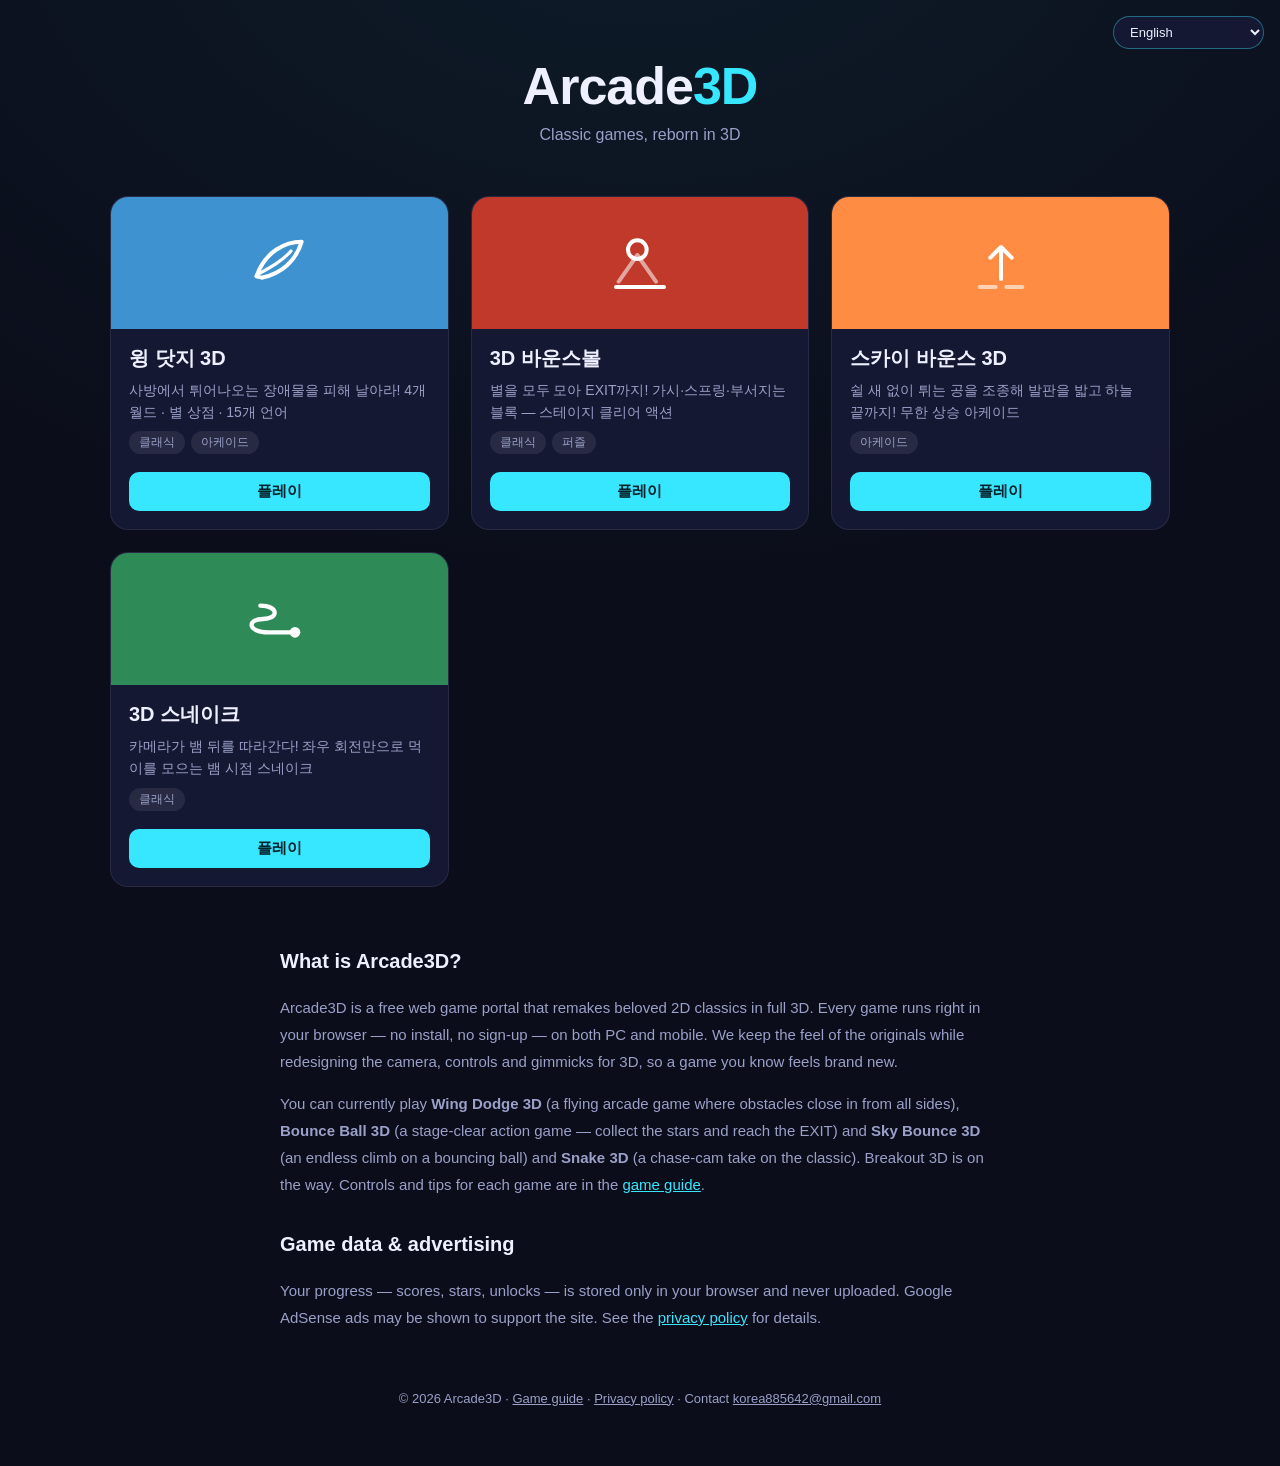
<file: index.html>
<!doctype html>
<html lang="ko">
<head>
<meta charset="utf-8">
<meta name="viewport" content="width=device-width, initial-scale=1">
<title>3D 오락실 — 추억의 게임을 3D로, 무료 브라우저 게임</title>
<meta name="description" content="옛날 2D 게임을 3D로 리메이크한 무료 웹게임 모음. 윙 닷지 3D, 3D 바운스볼, 스카이 바운스 3D, 3D 스네이크를 설치 없이 브라우저에서 바로 플레이하세요.">
<link rel="canonical" href="https://arcade3d.app/">
<meta property="og:type" content="website">
<meta property="og:title" content="3D 오락실 — 추억의 게임을 3D로">
<meta property="og:description" content="설치 없이 브라우저에서 바로 즐기는 무료 3D 게임 모음.">
<meta property="og:url" content="https://arcade3d.app/">
<meta property="og:image" content="https://arcade3d.app/games/wing-dodge-3d/og-card.png">
<meta name="twitter:card" content="summary_large_image">
<link rel="icon" href="games/wing-dodge-3d/icon-600.png">
<script async src="https://pagead2.googlesyndication.com/pagead/js/adsbygoogle.js?client=ca-pub-6240593008907807"
     crossorigin="anonymous"></script>
<!-- Google tag (gtag.js) -->
<script async src="https://www.googletagmanager.com/gtag/js?id=G-FQD6KVG3C0"></script>
<script>
  window.dataLayer = window.dataLayer || [];
  function gtag(){dataLayer.push(arguments);}
  gtag('js', new Date());
  gtag('config', 'G-FQD6KVG3C0');
</script>
<style>
  :root {
    --bg: #0b0d1a;
    --card: #151832;
    --neon-pink: #ff4fd8;
    --neon-cyan: #37e6ff;
    --neon-yellow: #ffd93b;
    --text: #eef0ff;
    --dim: #9aa0c8;
  }
  * { box-sizing: border-box; }
  html, body { margin: 0; min-height: 100%; }
  body {
    background: var(--bg);
    background-image: radial-gradient(ellipse 80% 50% at 50% -10%, rgba(55,230,255,.07), transparent);
    color: var(--text);
    font-family: 'Segoe UI', 'Malgun Gothic', sans-serif;
    padding-bottom: 60px;
  }

  /* 헤더 */
  header { text-align: center; padding: 56px 16px 8px; }
  h1 {
    margin: 0;
    font-size: clamp(32px, 6vw, 52px);
    font-weight: 900;
    letter-spacing: -1px;
    color: var(--text);
  }
  h1 em { font-style: normal; color: var(--neon-cyan); }
  .subtitle { color: var(--dim); font-size: 16px; margin-top: 10px; }

  /* 게임 그리드 */
  .grid {
    display: grid;
    grid-template-columns: repeat(auto-fill, minmax(260px, 1fr));
    gap: 22px;
    max-width: 1100px;
    margin: 44px auto 0;
    padding: 0 20px;
  }
  .game-card {
    position: relative;
    display: flex; flex-direction: column;
    background: var(--card);
    border: 1px solid rgba(255,255,255,.08);
    border-radius: 18px;
    overflow: hidden;
    text-decoration: none;
    color: var(--text);
    transition: transform .18s ease, box-shadow .18s ease, border-color .18s ease;
  }
  .game-card.playable:hover {
    transform: translateY(-4px);
    border-color: rgba(55,230,255,.5);
  }
  .thumb {
    height: 132px;
    display: flex; align-items: center; justify-content: center;
  }
  .thumb svg { width: 64px; height: 64px; }
  .body { padding: 16px 18px 18px; display: flex; flex-direction: column; gap: 8px; flex: 1; }
  .body h2 { margin: 0; font-size: 20px; font-weight: 800; }
  .body p { margin: 0; font-size: 14px; color: var(--dim); line-height: 1.55; flex: 1; }
  .tags { display: flex; gap: 6px; flex-wrap: wrap; }
  .tag {
    font-size: 12px; padding: 3px 10px; border-radius: 999px;
    background: rgba(255,255,255,.08); color: var(--dim);
  }
  .tag.plays { background: rgba(55,230,255,.1); color: var(--neon-cyan); font-weight: 700; }
  .tag.top1 { background: var(--neon-cyan); color: #06222b; font-weight: 800; }
  .play {
    margin-top: 10px; text-align: center;
    padding: 10px; border-radius: 10px;
    font-weight: 800; font-size: 15px;
    background: var(--neon-cyan); color: #06222b;
  }
  .game-card.soon { opacity: .55; cursor: default; }
  .game-card.soon .play { background: rgba(255,255,255,.1); color: var(--dim); }
  .badge {
    position: absolute; top: 12px; right: 12px;
    background: rgba(255,255,255,.12); color: var(--dim);
    font-size: 11px; font-weight: 700; padding: 4px 10px; border-radius: 999px;
  }

  footer { text-align: center; margin-top: 60px; color: var(--dim); font-size: 13px; }
  footer a { color: var(--dim); }

  /* 언어 선택 */
  .lang-wrap { position: absolute; top: 16px; right: 16px; }
  #langSel {
    background: var(--card); color: var(--text);
    border: 1px solid rgba(55,230,255,.4); border-radius: 999px;
    padding: 7px 12px; font-size: 13px; font-family: inherit;
    cursor: pointer; outline: none;
  }
  #langSel:hover { border-color: var(--neon-cyan); }

  /* 소개 섹션 */
  .about {
    max-width: 760px; margin: 56px auto 0; padding: 0 20px;
    color: var(--dim); font-size: 15px; line-height: 1.8;
  }
  .about h2 { color: var(--text); font-size: 20px; margin: 28px 0 10px; }
  .about a { color: var(--neon-cyan); }
</style>
</head>
<body>

<div class="lang-wrap"><select id="langSel" aria-label="Language"></select></div>

<header>
  <h1 id="siteTitle">3D <em>오락실</em></h1>
  <div class="subtitle" id="subtitle">추억의 게임들, 3D로 다시 태어나다</div>
</header>

<!-- 게임 카드: JS로 채우되, 크롤러·JS 비활성 환경을 위해 기본 목록을 정적으로 둔다 -->
<main class="grid" id="grid">
  <a class="game-card playable" href="player.html?game=wing-dodge-3d">
    <div class="thumb" style="background:#3d92cf"><svg viewBox="0 0 48 48" fill="none"><path d="M7 34C14 15 29 8 41 8 37 22 26 32 11 35Z" stroke="#fff" stroke-width="3" stroke-linejoin="round"/><path d="M9 32C18 27 27 22 33 15" stroke="#fff" stroke-width="2.4" stroke-linecap="round"/></svg></div>
    <div class="body">
      <h2>윙 닷지 3D</h2>
      <p>사방에서 튀어나오는 장애물을 피해 날아라! 4개 월드 · 별 상점 · 15개 언어</p>
      <div class="tags"><span class="tag">클래식</span><span class="tag">아케이드</span></div>
      <div class="play">플레이</div>
    </div>
  </a>
  <a class="game-card playable" href="player.html?game=bounceball3d">
    <div class="thumb" style="background:#c0392b"><svg viewBox="0 0 48 48" fill="none"><path d="M8 38 22 18 36 38" stroke="#fff" stroke-width="3" stroke-linecap="round" stroke-linejoin="round" opacity=".55"/><circle cx="22" cy="14" r="7" stroke="#fff" stroke-width="3"/><path d="M6 42h36" stroke="#fff" stroke-width="3" stroke-linecap="round"/></svg></div>
    <div class="body">
      <h2>3D 바운스볼</h2>
      <p>별을 모두 모아 EXIT까지! 가시·스프링·부서지는 블록 — 스테이지 클리어 액션</p>
      <div class="tags"><span class="tag">클래식</span><span class="tag">퍼즐</span></div>
      <div class="play">플레이</div>
    </div>
  </a>
  <a class="game-card playable" href="player.html?game=skybounce3d">
    <div class="thumb" style="background:#ff8c42"><svg viewBox="0 0 48 48" fill="none"><path d="M24 36V12M24 12l-8 8M24 12l8 8" stroke="#fff" stroke-width="3" stroke-linecap="round" stroke-linejoin="round"/><path d="M8 42h12M28 42h12" stroke="#fff" stroke-width="3" stroke-linecap="round" opacity=".6"/></svg></div>
    <div class="body">
      <h2>스카이 바운스 3D</h2>
      <p>쉴 새 없이 튀는 공을 조종해 발판을 밟고 하늘 끝까지! 무한 상승 아케이드</p>
      <div class="tags"><span class="tag">아케이드</span></div>
      <div class="play">플레이</div>
    </div>
  </a>
  <a class="game-card playable" href="player.html?game=snake3d">
    <div class="thumb" style="background:#2e8b57"><svg viewBox="0 0 48 48" fill="none"><path d="M10 14c14 0 14 10 2 10s-12 10 4 10h18" stroke="#fff" stroke-width="3.2" stroke-linecap="round"/><circle cx="36" cy="34" r="4" fill="#fff"/></svg></div>
    <div class="body">
      <h2>3D 스네이크</h2>
      <p>카메라가 뱀 뒤를 따라간다! 좌우 회전만으로 먹이를 모으는 뱀 시점 스네이크</p>
      <div class="tags"><span class="tag">클래식</span></div>
      <div class="play">플레이</div>
    </div>
  </a>
</main>

<section class="about" id="about">
  <h2>3D 오락실은 어떤 곳인가요?</h2>
  <p>어릴 적 문방구 앞과 피처폰 속에서 즐기던 2D 게임들을 3D로 다시 만들어 모으는 무료 웹 게임 포털입니다.
  모든 게임은 설치나 회원가입 없이 브라우저에서 바로 실행되며, PC와 스마트폰 모두 지원합니다.
  원작의 손맛은 살리되 시점·조작·기믹을 3D에 맞게 새로 설계해, 아는 게임인데 처음 하는 기분을 목표로 만들고 있습니다.</p>
  <p>현재 <strong>윙 닷지 3D</strong>(사방에서 조여오는 장애물을 피하는 비행 아케이드), <strong>3D 바운스볼</strong>(별을 모아 EXIT까지 가는 스테이지 클리어 액션),
  <strong>스카이 바운스 3D</strong>(튀는 공으로 하늘 끝까지 오르는 무한 상승), <strong>3D 스네이크</strong>(카메라가 뱀 뒤를 따라가는 추적 시점 스네이크)를 플레이할 수 있고, 3D 벽돌깨기를 준비 중입니다.
  각 게임의 조작법과 공략 팁은 <a href="guides.html">게임 가이드</a>에서 확인할 수 있고, 이 사이트를 만든 이야기는 <a href="about.html">사이트 소개</a>에 정리해 두었습니다.</p>
  <h2>게임 진행 데이터와 광고 안내</h2>
  <p>점수·별·해금 정보 같은 게임 진행 데이터는 이용자의 브라우저에만 저장되며 서버로 전송되지 않습니다.
  사이트 운영을 위해 Google 애드센스 광고가 게재될 수 있습니다. 자세한 내용은 <a href="privacy.html">개인정보처리방침</a>을 확인하세요.</p>
</section>

<footer id="foot">© 2026 Arcade3D · <a href="about.html">사이트 소개</a> · <a href="guides.html">게임 가이드</a> · <a href="privacy.html">개인정보처리방침</a> · 문의 <a href="mailto:korea885642@gmail.com">korea885642@gmail.com</a></footer>

<script src="games.js"></script>
<script>
  // 포털 문구는 ko/en 두 벌 — 그 외 언어는 영어로 표시하되, 게임 안에서는 15개 언어 전부 적용됨
  const I18N = {
    ko: {
      title: '3D <em>오락실</em>',
      subtitle: '추억의 게임들, 3D로 다시 태어나다',
      play: '플레이', soon: '준비 중',
      tags: { '클래식': '클래식', '아케이드': '아케이드', '퍼즐': '퍼즐' },
      aboutHtml: `
        <h2>3D 오락실은 어떤 곳인가요?</h2>
        <p>어릴 적 문방구 앞과 피처폰 속에서 즐기던 2D 게임들을 3D로 다시 만들어 모으는 무료 웹 게임 포털입니다.
        모든 게임은 설치나 회원가입 없이 브라우저에서 바로 실행되며, PC와 스마트폰 모두 지원합니다.
        원작의 손맛은 살리되 시점·조작·기믹을 3D에 맞게 새로 설계해, 아는 게임인데 처음 하는 기분을 목표로 만들고 있습니다.</p>
        <p>현재 <strong>윙 닷지 3D</strong>(사방에서 조여오는 장애물을 피하는 비행 아케이드), <strong>3D 바운스볼</strong>(별을 모아 EXIT까지 가는 스테이지 클리어 액션),
        <strong>스카이 바운스 3D</strong>(튀는 공으로 하늘 끝까지 오르는 무한 상승), <strong>3D 스네이크</strong>(카메라가 뱀 뒤를 따라가는 추적 시점 스네이크)를 플레이할 수 있고, 3D 벽돌깨기를 준비 중입니다.
        각 게임의 조작법과 공략 팁은 <a href="guides.html">게임 가이드</a>에서 확인할 수 있고, 이 사이트를 만든 이야기는 <a href="about.html">사이트 소개</a>에 정리해 두었습니다.</p>
        <h2>게임 진행 데이터와 광고 안내</h2>
        <p>점수·별·해금 정보 같은 게임 진행 데이터는 이용자의 브라우저에만 저장되며 서버로 전송되지 않습니다.
        사이트 운영을 위해 Google 애드센스 광고가 게재될 수 있습니다. 자세한 내용은 <a href="privacy.html">개인정보처리방침</a>을 확인하세요.</p>`,
      footHtml: `© 2026 Arcade3D · <a href="about.html">사이트 소개</a> · <a href="guides.html">게임 가이드</a> · <a href="privacy.html">개인정보처리방침</a> · 문의 <a href="mailto:korea885642@gmail.com">korea885642@gmail.com</a>`,
    },
    en: {
      title: 'Arcade<em>3D</em>',
      subtitle: 'Classic games, reborn in 3D',
      play: 'PLAY', soon: 'Coming soon',
      tags: { '클래식': 'Classic', '아케이드': 'Arcade', '퍼즐': 'Puzzle' },
      aboutHtml: `
        <h2>What is Arcade3D?</h2>
        <p>Arcade3D is a free web game portal that remakes beloved 2D classics in full 3D.
        Every game runs right in your browser — no install, no sign-up — on both PC and mobile.
        We keep the feel of the originals while redesigning the camera, controls and gimmicks for 3D,
        so a game you know feels brand new.</p>
        <p>You can currently play <strong>Wing Dodge 3D</strong> (a flying arcade game where obstacles close in from all sides),
        <strong>Bounce Ball 3D</strong> (a stage-clear action game — collect the stars and reach the EXIT) and
        <strong>Sky Bounce 3D</strong> (an endless climb on a bouncing ball) and <strong>Snake 3D</strong> (a chase-cam take on the classic). Breakout 3D is on the way.
        Controls and tips for each game are in the <a href="guides.html">game guide</a>.</p>
        <h2>Game data &amp; advertising</h2>
        <p>Your progress — scores, stars, unlocks — is stored only in your browser and never uploaded.
        Google AdSense ads may be shown to support the site. See the <a href="privacy.html">privacy policy</a> for details.</p>`,
      footHtml: `© 2026 Arcade3D · <a href="guides.html">Game guide</a> · <a href="privacy.html">Privacy policy</a> · Contact <a href="mailto:korea885642@gmail.com">korea885642@gmail.com</a>`,
    },
  };

  let lang = arcadeGetLang();

  // 언어 선택 드롭다운
  const sel = document.getElementById('langSel');
  for (const [code, name] of ARCADE_LANGS) {
    const o = document.createElement('option');
    o.value = code; o.textContent = name;
    sel.appendChild(o);
  }
  sel.value = lang;
  sel.addEventListener('change', () => {
    lang = sel.value;
    arcadeSetLang(lang);
    render();
  });

  // 플레이 수 — abacus에서 게임별 누적 플레이를 가져와 인기순 정렬에 사용
  let playCounts = null; // { 게임id: 횟수 }, 로드 전에는 null → 등록 순서대로 표시
  async function loadPlayCounts() {
    const entries = await Promise.all(GAMES.filter(g => g.path).map(async g => {
      try {
        const r = await fetch(`${ARCADE_COUNTER}/get/${ARCADE_COUNTER_NS}/${g.id}`);
        return [g.id, r.ok ? ((await r.json()).value || 0) : 0];
      } catch { return [g.id, 0]; }
    }));
    playCounts = Object.fromEntries(entries);
    render();
  }
  loadPlayCounts();

  const GAME_ICONS = {
    'wing-dodge-3d': $icoWing,
    'bounceball3d': $icoBall,
    'skybounce3d': $icoSky,
    'snake3d': $icoSnake,
    'breakout3d': $icoBrick,
  };
  const GAME_BG = { 'wing-dodge-3d': '#3d92cf', 'bounceball3d': '#c0392b', 'skybounce3d': '#ff8c42', 'snake3d': '#2e8b57', 'breakout3d': '#d84b2a' };

  const grid = document.getElementById('grid');
  function render() {
    const T = I18N[lang] || I18N.en;
    const ko = lang === 'ko';
    document.documentElement.lang = lang;
    document.getElementById('siteTitle').innerHTML = T.title;
    document.getElementById('subtitle').textContent = T.subtitle;
    document.getElementById('about').innerHTML = T.aboutHtml;
    document.getElementById('foot').innerHTML = T.footHtml;

    // 인기순 정렬: 플레이 수 많은 순, 동률이면 등록 순. 출시 예정은 항상 뒤로.
    const games = [...GAMES];
    if (playCounts) {
      games.sort((a, b) =>
        (!!b.path - !!a.path) || ((playCounts[b.id] || 0) - (playCounts[a.id] || 0)));
    }
    const topId = playCounts && games[0]?.path && (playCounts[games[0].id] || 0) > 0 ? games[0].id : null;
    const fmt = new Intl.NumberFormat(ko ? 'ko' : 'en', { notation: 'compact' });

    grid.innerHTML = '';
    for (const g of games) {
      const playable = !!g.path;
      const el = document.createElement(playable ? 'a' : 'div');
      el.className = 'game-card ' + (playable ? 'playable' : 'soon');
      if (playable) el.href = 'player.html?game=' + encodeURIComponent(g.id);
      const count = playable && playCounts ? (playCounts[g.id] || 0) : 0;
      const badges =
        (g.id === topId ? `<span class="tag top1">${ko ? '인기 1위' : '#1'}</span>` : '') +
        (count > 0 ? `<span class="tag plays">${fmt.format(count)} ${ko ? '플레이' : 'plays'}</span>` : '');
      el.innerHTML = `
        <div class="thumb" style="background:${GAME_BG[g.id] || g.color2}">${GAME_ICONS[g.id] || ''}</div>
        <div class="body">
          <h2>${ko ? g.title : (g.titleEn || g.title)}</h2>
          <p>${ko ? g.desc : (g.descEn || g.desc)}</p>
          <div class="tags">${badges}${g.tags.map(t => `<span class="tag">${T.tags[t] || t}</span>`).join('')}</div>
          <div class="play">${playable ? T.play : T.soon}</div>
        </div>
        ${playable ? '' : `<div class="badge">${ko ? '준비 중' : 'Soon'}</div>`}`;
      grid.appendChild(el);
    }
  }
  render();
</script>
</body>
</html>
</file>
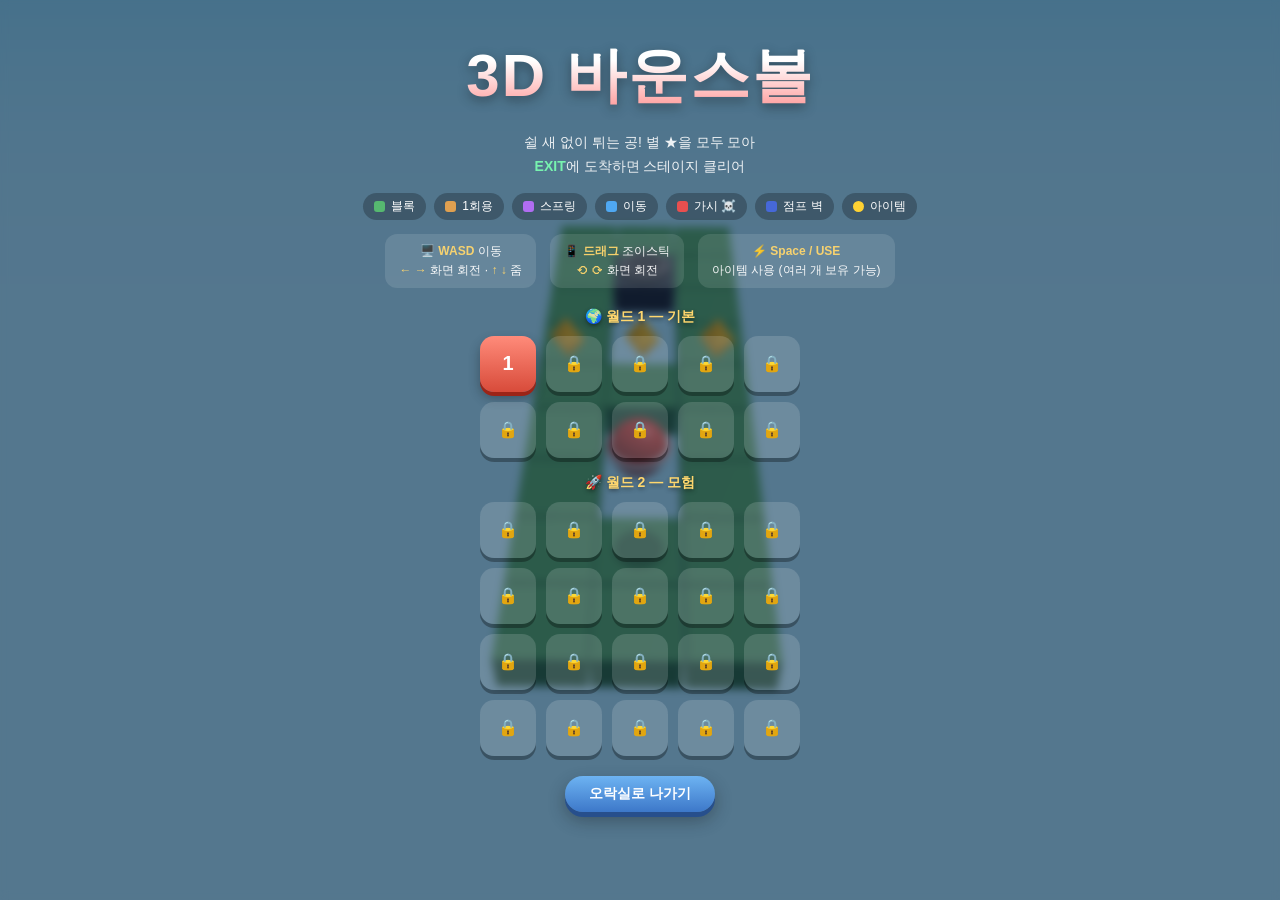
<file: games/bounceball3d/index.html>
<!DOCTYPE html>
<html lang="ko">
<head>
<meta charset="UTF-8">
<meta name="viewport" content="width=device-width, initial-scale=1.0, maximum-scale=1.0, user-scalable=no">
<title>3D 바운스볼 — 별을 모아 EXIT까지, 무료 3D 스테이지 게임</title>
<meta name="description" content="튀는 공을 조종해 별을 모두 모으고 EXIT에 도착하는 3D 스테이지 클리어 게임. 가시·스프링·부서지는 블록과 대시·점프·귀환 아이템. 무료, 설치 없음.">
<meta property="og:type" content="website">
<meta property="og:title" content="3D 바운스볼 — 무료 3D 스테이지 게임">
<meta property="og:description" content="별을 모두 모아 EXIT까지! 브라우저에서 바로 플레이.">
<meta property="og:url" content="https://arcade3d.app/player.html?game=bounceball3d">
<meta name="twitter:card" content="summary_large_image">
<script async src="https://pagead2.googlesyndication.com/pagead/js/adsbygoogle.js?client=ca-pub-6240593008907807"
     crossorigin="anonymous"></script>
<!-- Google tag (gtag.js) -->
<script async src="https://www.googletagmanager.com/gtag/js?id=G-FQD6KVG3C0"></script>
<script>
  window.dataLayer = window.dataLayer || [];
  function gtag(){dataLayer.push(arguments);}
  gtag('js', new Date());
  gtag('config', 'G-FQD6KVG3C0');
</script>
<style>
  * { margin: 0; padding: 0; box-sizing: border-box; -webkit-tap-highlight-color: transparent; }
  html, body { width: 100%; height: 100%; overflow: hidden; background: #7ec8e3; touch-action: none; }
  body { font-family: 'Segoe UI', 'Malgun Gothic', sans-serif; user-select: none; -webkit-user-select: none; }
  #c { position: fixed; inset: 0; width: 100%; height: 100%; display: block; }

  .overlay {
    position: fixed; inset: 0; display: flex; flex-direction: column;
    align-items: center; justify-content: center; gap: 14px;
    background: rgba(10, 25, 50, 0.5); backdrop-filter: blur(4px);
    z-index: 10; color: #fff; text-align: center; padding: 20px;
  }
  #menu { justify-content: flex-start; overflow-y: auto; padding-top: 36px; padding-bottom: 40px; }
  .hidden { display: none !important; }

  .title {
    font-size: clamp(36px, 9vw, 60px); font-weight: 900; letter-spacing: 2px;
    background: linear-gradient(180deg, #fff 30%, #ff8b8b);
    -webkit-background-clip: text; background-clip: text; -webkit-text-fill-color: transparent;
    filter: drop-shadow(0 4px 6px rgba(0,0,0,.35));
  }
  .subtitle { font-size: 14px; opacity: .9; line-height: 1.7; }
  .btn {
    border: none; cursor: pointer; color: #fff; font-weight: 800; font-size: 19px;
    padding: 13px 40px; border-radius: 999px;
    background: linear-gradient(180deg, #ff7b6e, #e0402e);
    box-shadow: 0 6px 0 #9c2417, 0 10px 24px rgba(0,0,0,.35);
    transition: transform .08s, box-shadow .08s;
  }
  .btn:active { transform: translateY(4px); box-shadow: 0 2px 0 #9c2417, 0 6px 14px rgba(0,0,0,.35); }
  .btn.small { font-size: 14px; padding: 9px 24px; background: linear-gradient(180deg, #6db3f2, #3d78c9); box-shadow: 0 5px 0 #274f8c, 0 8px 18px rgba(0,0,0,.3); }
  .btn.small:active { box-shadow: 0 1px 0 #274f8c, 0 4px 10px rgba(0,0,0,.3); }
  a.btn { text-decoration: none; display: inline-block; }

  #stageGrid { display: grid; grid-template-columns: repeat(5, 56px); gap: 10px; }
  .stBtn {
    width: 56px; height: 56px; border-radius: 14px; border: none; cursor: pointer;
    font-size: 20px; font-weight: 900; color: #fff;
    background: linear-gradient(180deg, #ff8b7a, #d84b3a);
    box-shadow: 0 4px 0 #9c2417, 0 6px 12px rgba(0,0,0,.3);
  }
  .stBtn:active { transform: translateY(3px); box-shadow: 0 1px 0 #9c2417; }
  .stBtn.locked { background: rgba(255,255,255,.15); box-shadow: 0 4px 0 rgba(0,0,0,.3); cursor: default; font-size: 16px; }
  .stBtn.done { background: linear-gradient(180deg, #58c96b, #2e8b47); box-shadow: 0 4px 0 #1c5c2c, 0 6px 12px rgba(0,0,0,.3); }

  .help { display: flex; gap: 14px; flex-wrap: wrap; justify-content: center; font-size: 12px; opacity: .95; }
  .help div { background: rgba(255,255,255,.12); border-radius: 12px; padding: 8px 14px; line-height: 1.6; }
  .help b { color: #ffd76e; }
  .legend { display: flex; gap: 8px; flex-wrap: wrap; justify-content: center; font-size: 12px; }
  .legend span { display: inline-flex; align-items: center; gap: 6px; background: rgba(0,0,0,.25); padding: 5px 11px; border-radius: 999px; }
  .dot { width: 11px; height: 11px; border-radius: 3px; display: inline-block; }

  #hud { position: fixed; top: 0; left: 0; right: 0; z-index: 5; pointer-events: none;
    display: flex; align-items: flex-start; justify-content: space-between; padding: 12px 14px; }
  #hudLeft { display: flex; flex-direction: column; align-items: flex-start; gap: 7px; }
  #stageName { font-size: 15px; font-weight: 800; color: #fff; text-shadow: 0 2px 4px rgba(0,0,0,.45); background: rgba(0,0,0,.25); padding: 8px 14px; border-radius: 999px; }
  #starCnt { font-size: 24px; font-weight: 900; color: #ffd76e; padding-left: 8px; text-shadow: 0 2px 0 rgba(0,0,0,.35), 0 4px 10px rgba(0,0,0,.3); }
  #hudRight { display: flex; gap: 8px; pointer-events: auto; }
  #timeHud {
    position: fixed; top: 58px; left: 50%; transform: translateX(-50%);
    z-index: 5; pointer-events: none; font-size: 22px; font-weight: 800;
    color: #fff; opacity: .9; text-shadow: 0 2px 4px rgba(0,0,0,.5);
  }
  .newRecord { color: #7bffb2; font-weight: 900; }
  .iconBtn { width: 42px; height: 42px; border-radius: 50%; border: none; cursor: pointer; background: rgba(0,0,0,.3); color: #fff; font-size: 18px; }

  #clearScore { font-size: 46px; font-weight: 900; color: #ffd76e; text-shadow: 0 4px 0 rgba(0,0,0,.3); }
  #hint {
    position: fixed; bottom: 68px; left: 50%; transform: translateX(-50%);
    z-index: 5; pointer-events: none; font-size: 14px; font-weight: 800; color: #ffd76e;
    text-shadow: 0 2px 6px rgba(0,0,0,.6); opacity: 0; transition: opacity .3s;
  }
  #flash { position: fixed; inset: 0; z-index: 8; pointer-events: none; background: #ff2222; opacity: 0; }

  #joyBase { position: fixed; z-index: 4; width: 96px; height: 96px; border-radius: 50%;
    border: 2px solid rgba(255,255,255,.55); background: rgba(255,255,255,.12); pointer-events: none; display: none; }
  #joyNub { position: fixed; z-index: 4; width: 42px; height: 42px; border-radius: 50%;
    background: rgba(255,255,255,.75); pointer-events: none; display: none; }
  #keyHint { position: fixed; bottom: 10px; right: 14px; z-index: 5; font-size: 11px; color: rgba(255,255,255,.6); pointer-events: none; }

  #invBar { position: fixed; bottom: 14px; left: 14px; z-index: 5; display: flex; gap: 8px; pointer-events: none; }
  .invDot {
    padding: 6px 12px; border-radius: 999px; font-size: 12px; font-weight: 800; color: #fff;
    text-shadow: 0 1px 3px rgba(0,0,0,.6); box-shadow: 0 2px 8px rgba(0,0,0,.35);
    opacity: .75;
  }
  .invDot.first { opacity: 1; outline: 2px solid #fff; }
  #useBtn {
    position: fixed; bottom: 60px; right: 18px; z-index: 6; display: none;
    width: 64px; height: 64px; border-radius: 50%; border: none; cursor: pointer;
    align-items: center; justify-content: center;
    font-size: 14px; font-weight: 900; color: #fff;
    background: linear-gradient(180deg, #ffd233, #e0a010);
    box-shadow: 0 5px 0 #96690a, 0 8px 20px rgba(0,0,0,.4);
  }
  #useBtn:active { transform: translateY(3px); box-shadow: 0 2px 0 #96690a; }

  .worldTitle { font-size: 14px; font-weight: 900; color: #ffd76e; margin-top: 6px; text-shadow: 0 2px 4px rgba(0,0,0,.4); }
</style>
</head>
<body>
<canvas id="c"></canvas>

<div id="hud" class="hidden">
  <div id="hudLeft">
    <div id="stageName"></div>
    <div id="starCnt">★ 0/3</div>
  </div>
  <div id="hudRight">
    <button class="iconBtn" id="mapBtn">🗺️</button>
    <button class="iconBtn" id="rotL">⟲</button>
    <button class="iconBtn" id="rotR">⟳</button>
    <button class="iconBtn" id="retryHud">🔄</button>
    <button class="iconBtn" id="sndBtn">🔊</button>
  </div>
</div>
<div id="timeHud" class="hidden">0:00.0</div>
<div id="hint"></div>
<div id="flash"></div>
<div id="joyBase"></div>
<div id="joyNub"></div>
<div id="keyHint" class="hidden">WASD 이동 · ←→ 회전 · ↑↓ 줌 · Shift 전체보기 · Space 아이템 · R 재시작 · P 일시정지</div>
<div id="invBar"></div>
<button id="useBtn">USE</button>

<!-- 메인 메뉴 -->
<div id="menu" class="overlay">
  <div class="title">3D 바운스볼</div>
  <div class="subtitle">쉴 새 없이 튀는 공! 별 ★을 모두 모아<br><b style="color:#7bffb2">EXIT</b>에 도착하면 스테이지 클리어</div>
  <div class="legend">
    <span><i class="dot" style="background:#56b870"></i>블록</span>
    <span><i class="dot" style="background:#e0a050"></i>1회용</span>
    <span><i class="dot" style="background:#b06df2"></i>스프링</span>
    <span><i class="dot" style="background:#4fa8f2"></i>이동</span>
    <span><i class="dot" style="background:#e84f4f"></i>가시 ☠️</span>
    <span><i class="dot" style="background:#4668d9"></i>점프 벽</span>
    <span><i class="dot" style="background:#ffd233;border-radius:50%"></i>아이템</span>
  </div>
  <div class="help">
    <div>🖥️ <b>WASD</b> 이동<br><b>← →</b> 화면 회전 · <b>↑ ↓</b> 줌</div>
    <div>📱 <b>드래그</b> 조이스틱<br><b>⟲ ⟳</b> 화면 회전</div>
    <div>⚡ <b>Space / USE</b><br>아이템 사용 (여러 개 보유 가능)</div>
  </div>
  <div id="stageGrid"></div>
  <a class="btn small" href="../../index.html" target="_top" style="margin-top:6px;">오락실로 나가기</a>
</div>

<!-- 클리어 -->
<div id="clear" class="overlay hidden">
  <div style="font-size:24px;font-weight:900;">🎉 스테이지 클리어!</div>
  <div id="clearScore">★★★</div>
  <div id="clearTime" style="font-size:16px;"></div>
  <div id="clearName" style="font-size:14px;opacity:.85;"></div>
  <button class="btn" id="nextBtn">다음 스테이지</button>
  <button class="btn small" id="clearRetryBtn">다시 하기</button>
  <button class="btn small" id="listBtn">스테이지 목록</button>
</div>

<!-- 올클리어 -->
<div id="allclear" class="overlay hidden">
  <div style="font-size:60px;">🏆</div>
  <div class="title" style="font-size:34px;">모든 스테이지 클리어!</div>
  <div class="subtitle">모든 스테이지를 정복했습니다!</div>
  <button class="btn small" id="allListBtn">스테이지 목록</button>
</div>

<!-- 일시정지 -->
<div id="paused" class="overlay hidden">
  <div style="font-size:30px;font-weight:900;">⏸️ 일시정지</div>
  <button class="btn" id="resumeBtn">계속 하기</button>
  <button class="btn small" id="pauseListBtn">스테이지 목록</button>
</div>

<script type="module">
import * as THREE from './three.module.js';

// ?headless=1 : 화면 비표시 환경(자동 테스트)용 루프 스위치
const HEADLESS = new URLSearchParams(location.search).has('headless');
const schedule = HEADLESS ? (cb => setTimeout(() => cb(performance.now()), 16)) : (cb => requestAnimationFrame(cb));

// ───────────────────────── 상수 ─────────────────────────
const R = 0.3;                 // 공 반지름
const GRAV = 22;
const BOUNCE_V = Math.sqrt(2 * GRAV * 2.0);   // 바운스 정점 2.0
const SPRING_V = Math.sqrt(2 * GRAV * 5.0);   // 스프링 정점 5.0
const SPEED = 3.8;
const H1 = 0.7, H2 = 1.4, H3 = 2.4, H4 = 3.6;  // H3: 점프 필요, H4: 절대 못 넘는 벽 (2단 위에서도 불가)
// ─── 노란 아이템 (원작 우선순위: 대시 > 점프 > 근거리 워프 > 체크포인트) ───
const ITEM_ORDER = ['dash', 'jump', 'warp', 'cp'];
const ITEM_DEF = {
  dash: { color: 0x4fc3f7, name: '대시' },
  jump: { color: 0x3d6cf2, name: '점프' },   // 파랑 (점프로 넘는 벽과 같은 색)
  warp: { color: 0xb06df2, name: '워프' },
  cp:   { color: 0xffa040, name: '체크포인트' },
};
const DASH_SPD = 13, DASH_T = 0.3;
const JUMP_V = Math.sqrt(2 * GRAV * 2.5);   // 점프 정점 2.5 (점프 벽 2.4를 턱걸이로)
const WARP_D = 2.2;
const BALL_RED = 0xff4433;
const LS_UNLOCK = 'bb3d-unlocked';
const LS_SND = 'bb3d-snd';
// +Y축 기준 회전: (x,z) → (x·cos+z·sin, -x·sin+z·cos)
const rotY = (x, z, a) => [x * Math.cos(a) + z * Math.sin(a), -x * Math.sin(a) + z * Math.cos(a)];
let camYawTarget = -Math.PI / 2;   // 기본: 오른쪽 90° (세로 진행 시점)
let camYaw = camYawTarget;         // 실제 표시각 (부드럽게 따라감)
let camZoom = 1;                   // 휠 줌 (0.6~1.7)
let overview = false;              // 누르는 동안 전체 보기 (Shift / 🗺️ 홀드)
let stageCenter = { x: 0, z: 0 }, overviewH = 20;
function rotateCam(sign) { camYawTarget += sign * Math.PI / 2; sfx.ui(); }

// ───────────────────────── 스테이지 ─────────────────────────
// '.'허공  '#'블록  '1''2''3'단  B:1회용  P:스프링  M/N:이동(x/z)
// X:가시  *:블록+별  A:높은단+별  S:시작  E:출구  J/D/W/C:아이템
const HAND = [
  { name: '첫 만남', theme: 0, map: [
    "####*####",
    "#S..*..E#",
    "####*####",
  ]},
  { name: '징검다리', theme: 0, map: [
    "#*#..###..#*#",
    "#S#..#*#..#E#",
    "###..###..###",
  ]},
  { name: '가시 조심', theme: 0, map: [
    "#########",
    "#S.X.X.*#",
    "#..X.X.*#",
    "#*.X.X.E#",
    "#########",
  ]},
  { name: '부서지는 다리', theme: 0, map: [
    "#*#.......###",
    "#S.BBBBBBB#*#",
    "###.......#E#",
  ]},
  { name: '스프링!', theme: 1, map: [
    "....222....",
    "#S*P2T2P*E#",
    "....222....",
  ]},
  { name: '움직이는 발판', theme: 1, map: [
    "###...###...#*#",
    "#S*.N.#*#.N.#E#",
    "###...###...###",
  ]},
  { name: '담장 넘기', theme: 1, map: [
    "4444444444444",
    "4S##4##*4###4",
    "4###2###2##E4",
    "4#*#4###4#*#4",
    "4444444444444",
  ]},
  // ─── 스킬 튜토리얼 (J:점프 D:대시 W:워프 C:귀환 마커) ───
  { name: '점프 훈련', theme: 0, map: [
    "......3333....",
    "#S##J#3*J3##E#",
    "......3333....",
  ]},
  { name: '대시 협곡', theme: 0, map: [
    "###.....#*#.....#*#",
    "#SD.....#D#.....#E#",
    "###.....###.....###",
  ]},
  { name: '마지막 관문', theme: 0, map: [
    "X#X#X#X#X3#*#X#",
    "#SC*#B#W#3#*#E#",
    "#X#X#X#X#3X#X#X",
  ]},
];

// ───────── 월드 구성: 월드1 = 튜토리얼(수제 10), 월드2 = 모험(생성 20, 전 기믹 혼합) ─────────
// 향후 확장: 월드2를 50개까지 늘리거나 월드3+ 추가 (난이도 곡선에 여유 있음)

// ───────── 시드 고정 절차 생성 (스테이지 14~100) ─────────
// 안전 경로를 먼저 만들고 장애물을 얹는 방식 → 클리어 가능성 보장
function mulberry32(a) {
  return function () {
    a |= 0; a = a + 0x6D2B79F5 | 0;
    let t = Math.imul(a ^ a >>> 15, 1 | a);
    t = t + Math.imul(t ^ t >>> 7, 61 | t) ^ t;
    return ((t ^ t >>> 14) >>> 0) / 4294967296;
  };
}

// 실측 이동 스펙 기반 도달 가능성 검사 (평지 점프 3칸=중심거리 4, +1단은 3, +2단은 2)
function mapSolvable(map) {
  const Hh = { '1': 0.7, '2': 1.4, A: 1.4, '3': 2.4, '4': 3.6, T: 3.6 };
  const nodes = []; let s = -1, e = -1; const starsI = [];
  const hasD = map.some(r => r.includes('D')), hasJ = map.some(r => r.includes('J'));
  for (let r = 0; r < map.length; r++) for (let c = 0; c < map[r].length; c++) {
    const ch = map[r][c];
    if (ch === '.' || ch === 'X') continue;
    const n = { r, c, h: Hh[ch] || 0, p: ch === 'P' };
    if (ch === 'S') s = nodes.length;
    if (ch === 'E') e = nodes.length;
    if (ch === '*' || ch === 'A' || ch === 'T' || ch === 'V') starsI.push(nodes.length);
    nodes.push(n);
  }
  if (s < 0 || e < 0) return false;
  const adj = nodes.map(() => []);
  for (let i = 0; i < nodes.length; i++) for (let j = 0; j < nodes.length; j++) {
    if (i === j) continue;
    const a = nodes[i], b = nodes[j];
    const hd = Math.hypot(a.r - b.r, a.c - b.c), rise = b.h - a.h;
    let reach = 0;
    if (rise < -0.05) reach = 4.2;                       // 낙하
    else if (rise <= 0.05) reach = hasD ? 7.0 : 4.0;     // 평지 (대시 보유 시 실측 7칸)
    else if (rise <= 0.75) reach = 3.0;                  // +1단
    else if (rise <= 1.45) reach = 2.0;                  // +2단
    else if (a.p && rise <= 4.9) reach = 2.5;            // 스프링에서 도약
    else if (hasJ && rise <= 2.45) reach = 2.0;          // 점프 아이템 (정점 2.5, 벽 위 착지 후 통과)
    if (hd <= reach) adj[i].push(j);
  }
  const seen = new Set([s]); const q = [s];
  while (q.length) { const x = q.pop(); for (const y of adj[x]) if (!seen.has(y)) { seen.add(y); q.push(y); } }
  return seen.has(e) && starsI.every(x => seen.has(x));
}

function genStage(idx) {
  // 기믹 부족·종류 단조·너무 작음·도달 불가 맵은 시드를 바꿔 재생성
  const dd = Math.min(1, (idx - 10) / 40);
  const minHz = 6 + Math.floor(dd * 7);
  const minWalk = 14 + Math.floor(dd * 12);             // 최소 보행 칸 수 (미니 맵 방지)
  const minKinds = dd < 0.15 ? 2 : (dd > 0.6 ? 4 : 3);  // 맵당 기믹 종류 최소치 (혼합 강제)
  const kindsOf = m => ['X', 'B', '2', '1', '4', 'D', 'J', 'W', 'C', 'V']
    .filter(k => m.includes(k)).length + (/[MN]/.test(m) ? 1 : 0) + (/[PT]/.test(m) ? 1 : 0);
  let st = null, best = null, bestScore = -1;
  for (let salt = 0; salt < 45; salt++) {
    st = genStageTry(idx, salt);
    const joined = st.map.join('');
    const hz = (joined.match(/[XBPMN234JDW]/g) || []).length;
    const walk = (joined.match(/[#*SECB123APTMNJDW]/g) || []).length;
    const kinds = kindsOf(joined);
    const ok = mapSolvable(st.map);
    if (ok && hz >= minHz && walk >= minWalk && kinds >= minKinds) return st;
    const score = walk + kinds * 10;
    if (ok && score > bestScore) { best = st; bestScore = score; }  // 차선: 도달 가능 중 크고 다양한 맵
  }
  return best || st;
}

function genStageTry(idx, salt) {
  const rng = mulberry32(1000 + idx * 7919 + salt * 104729);
  const d = Math.min(1, (idx - 10) / 40);              // 난이도 램프 (20개 기준 0~0.5, 확장 여지)
  const steps = 12 + Math.floor(d * 16) + Math.floor(rng() * 3);  // 경로 마디 수
  // 맵 경계 (랜덤 워크 범위) — 접힘 분리를 위해 넉넉하게
  const rB = 4 + Math.floor(d * 4) + Math.floor(rng() * 2);
  const cB = 11 + Math.floor(d * 9) + Math.floor(rng() * 3);
  const K = (r, c) => r + ',' + c;
  const grid = new Map(), occupied = new Set(), nodeco = new Set();
  const pathCells = [];                                // 경로가 지나간 모든 칸 (분리 검사용)
  const put = (r, c, ch) => { grid.set(K(r, c), ch); occupied.add(K(r, c)); pathCells.push([r, c]); };
  const at = (r, c) => grid.get(K(r, c)) || '.';
  const banDeco = (r, c) => { for (const [a, b] of [[0, 0], [1, 0], [-1, 0], [0, 1], [0, -1]]) nodeco.add(K(r + a, c + b)); };
  const inB = (r, c) => Math.abs(r) <= rB && c >= 0 && c <= cB;
  // 3D 지름길 방지: 새 칸은 "최근 5칸 이전의 경로"와 4.6칸 이상 떨어져야 함
  // (평지 점프 사거리 4칸 + 여유 → 접힌 경로 사이를 건너뛸 수 없음)
  const SEP = 4.6;
  const farEnough = (r, c) => {
    for (let i = 0; i < pathCells.length - 5; i++) {
      const p = pathCells[i];
      if (Math.hypot(p[0] - r, p[1] - c) < SEP) return false;
    }
    return true;
  };
  const free = (r, c) => inB(r, c) && !occupied.has(K(r, c)) && farEnough(r, c);

  let pr = 0, pc = 0, dr = 0, dc = 1;                  // 시작: 동쪽으로
  const anchors = [];
  const step = () => { pr += dr; pc += dc; };
  const aheadFree = n => { for (let i = 1; i <= n; i++) if (!free(pr + dr * i, pc + dc * i)) return false; return true; };
  const flat = () => { put(pr, pc, LEVCH[lev]); anchors.push([pr, pc, lev]); straightRun++; step(); };
  // 장애물: 현재 진행 방향으로 배치. [필요 칸수, 실행 함수] 쌍
  let straightRun = 0;                                 // 같은 방향 연속 평지 수 (조주로)
  let lev = 0;                                         // 경로 고도 (0=바닥, 1=1단 능선, 2=2단 능선)
  const LEVCH = ['#', '1', '2'];
  const markVoid = () => { occupied.add(K(pr, pc)); pathCells.push([pr, pc]); banDeco(pr, pc); };
  // 3칸 공백은 조주로(직선 2칸+) 있어야 실전에서 가능 — 없으면 2칸으로 축소
  const gapN = n => [n + 1, () => { const nn = n >= 3 && straightRun < 2 ? 2 : n; for (let i = 0; i < nn; i++) { markVoid(); step(); } flat(); }];
  const spikeN = n => [n + 1, () => { const nn = n >= 3 && straightRun < 2 ? 2 : n; for (let i = 0; i < nn; i++) { put(pr, pc, 'X'); banDeco(pr, pc); step(); } flat(); }];
  // 1회용 징검다리: B돌을 2칸 간격으로 띄움 — 돌 사이가 일반 점프 최대치(2칸 공백)
  // 전체 폭 8칸+ → 대시로도 못 건너뜀. 반드시 밟아야 하고, 밟으면 부서져 되돌아올 수 없음
  // 마스 월드(w4)부터는 돌 사이가 허공 대신 가시밭 — 짧게 뛰면 즉사 (긴장 고조)
  const crumbleN = n => [3 * n - 1, () => {
    const spiked = d >= 0.35;
    for (let i = 0; i < n; i++) {
      put(pr, pc, 'B'); banDeco(pr, pc); step();
      if (i < n - 1) for (let k = 0; k < 2; k++) {
        if (spiked) { put(pr, pc, 'X'); banDeco(pr, pc); } else markVoid();
        step();
      }
    }
    flat();
  }];
  const nearWall3 = (r, c) => {
    for (const [k2, ch2] of grid) {
      if (ch2 !== '3' && ch2 !== '4') continue;   // 점프 벽·회오리 벽 모두
      const [er, ec] = k2.split(',').map(Number);
      if (Math.hypot(er - r, ec - c) < 4.5) return true;
    }
    return false;
  };
  const wall2M = () => [2, () => {
    if (nearWall3(pr, pc)) { flat(); return; }         // 점프 벽 옆 단차 금지 (벽 무력화 방지)
    put(pr, pc, '2'); banDeco(pr, pc); step(); flat();
  }];
  // 고도 상승: 이후 경로가 1단/2단 능선으로 이어짐 (내려올 땐 그냥 떨어짐)
  const upM = () => [1, () => {
    if (lev >= 2 || nearWall3(pr, pc)) { flat(); return; }
    lev++;
    flat();
  }];
  // 이동 발판 = 페리: 점프(4칸)로 못 넘는 5칸 공백(후반 7칸) 한가운데서 크게 왕복
  const moverM = () => {
    const g = d >= 0.7 ? 7 : 5;
    return [g + 2, () => {
      const mid = Math.floor(g / 2);
      for (let i = 0; i < g; i++) {
        if (i === mid) { put(pr, pc, dc !== 0 ? 'M' : 'N'); banDeco(pr, pc); }  // 이동축 = 진행축
        else markVoid();
        step();
      }
      flat();
    }];
  };
  const springM = () => [3, () => {
    if (nearWall3(pr, pc) || nearWall3(pr + dr, pc + dc)) { flat(); return; }  // 벽 옆 스프링 금지 (벽 무력화 방지)
    put(pr, pc, 'P'); banDeco(pr, pc); step(); put(pr, pc, 'T'); banDeco(pr, pc); step(); flat();
  }];
  const barrier = ch => [4, () => {
    // 벽 반경 4.5칸 안에 단차 블록(1·2단·A·스프링·다른 벽)이 있으면
    // 그 위에서 뛰어 아이템 없이 넘을 수 있으므로 벽 배치 포기 → 평지로 대체
    const wr = pr + dr, wc = pc + dc;
    for (const [k2, ch2] of grid) {
      if (!'123APT'.includes(ch2)) continue;
      const [er, ec] = k2.split(',').map(Number);
      if (Math.hypot(er - wr, ec - wc) < 4.5) { flat(); return; }
    }
    put(pr, pc, ch); banDeco(pr, pc); step();          // 아이템 (J/W)
    put(pr, pc, '3');                                  // 벽 본체 + 양옆 3칸 두께
    // 벽 주변 5×3 구역 장식 전면 금지 → 우회 발판 원천 차단
    for (let a = -2; a <= 2; a++) for (let b = -1; b <= 1; b++)
      nodeco.add(K(pr + dc * a + dr * b, pc + dr * a + dc * b));
    for (const s of [1, -1]) {
      const br = pr + dc * s, bc = pc + dr * s;        // 진행 방향의 수직
      if (free(br, bc)) put(br, bc, '3');
    }
    step(); flat(); flat();
  }];
  // 대시 협곡: 실측 대시 사거리 7칸 기준 — 기본 5칸, 카오스·마스터는 6칸(정밀 대시)
  const dashGap = d >= 0.7 ? 6 : 5;
  const dashM = () => [dashGap + 3, () => {
    put(pr, pc, 'D'); banDeco(pr, pc); step();
    for (let i = 0; i < dashGap; i++) { markVoid(); step(); }
    flat(); flat();
  }];
  // 회오리턴: 경로 위 못 넘는 벽(4단) + 양옆·아래 허공 → 공중에서 옆으로 감아 돌아 통과 (3D 전용 장애물)
  // len 1 = 감아돌기 약 3.1칸(수월), len 2 = 약 3.6칸(점프 한계 근접)
  const swirl = len => [len + 2, () => {
    for (let i = 0; i < len; i++) for (const s of [1, -1]) {
      if (!free(pr + dr * i + dc * s, pc + dc * i + dr * s)) { flat(); return; }  // 옆이 안 비면 포기
    }
    // 스프링·탑이 근처에 있으면 벽 위로 날아 넘을 수 있으므로 포기
    for (const [k2, ch2] of grid) {
      if (ch2 !== 'P' && ch2 !== 'T') continue;
      const [er, ec] = k2.split(',').map(Number);
      if (Math.hypot(er - pr, ec - pc) < 4.5) { flat(); return; }
    }
    for (let i = 0; i < len; i++) {
      put(pr, pc, '4'); banDeco(pr, pc);
      for (const s of [1, -1]) {           // 벽 양옆은 영구 허공 (다른 경로·장식 금지)
        const br = pr + dc * s, bc = pc + dr * s;
        occupied.add(K(br, bc)); pathCells.push([br, bc]); nodeco.add(K(br, bc));
      }
      step();
    }
    flat(); flat();
  }];

  // 통합 기믹 풀: 월드 2부터 전 기믹 혼합 — 난이도(d)로 가중치·강도만 조절
  // (월드 1은 수제 튜토리얼: 블록·스킬을 하나씩 소개)
  const pool = [
    [() => gapN(1), 2],
    [() => gapN(2), 2 + d * 2],
    [() => gapN(3), d * 2.5],
    [() => spikeN(1), 2],
    [() => spikeN(2), 1 + d * 3],
    [() => spikeN(3), d * 2],
    [() => crumbleN(3), 1.5],
    [() => crumbleN(4), d * 2],
    [moverM, 1.5],
    [springM, 1.5],
    [wall2M, 1.5],
    [() => barrier('J'), 1.5],
    [() => barrier('W'), 1.2],
    [dashM, 1.5],
    [() => swirl(1), 1.5],
    [() => swirl(2), d * 2.5],
    [upM, 2],
  ];
  const pick = () => {
    let tot = 0; for (const p of pool) tot += p[1];
    let r = rng() * tot;
    for (const p of pool) { r -= p[1]; if (r <= 0) return p[0](); }
    return pool[0][0]();
  };
  const tryTurn = () => {
    // 좌/우 회전 후보 중 전진 가능한 곳으로 (경로가 굽이치게)
    const dirs = [[dc, dr], [-dc, -dr]];
    if (rng() < 0.5) dirs.reverse();
    for (const [nr, nc] of dirs) {
      const ok = (() => { for (let i = 1; i <= 3; i++) if (!free(pr + nr * i, pc + nc * i)) return false; return true; })();
      if (ok) { dr = nr; dc = nc; straightRun = 0; return true; }
    }
    return false;
  };

  // ── 경로 구축: 굽이치는 랜덤 워크 (고도 변화 포함) ──
  flat(); flat();
  for (let s = 0; s < steps; s++) {
    if (rng() < 0.45 && tryTurn()) { flat(); continue; }         // 자주 방향 전환
    if (!aheadFree(2)) { if (!tryTurn()) break; flat(); continue; }
    if (lev > 0) {
      // 능선 구간: 계속 가거나, 내려오거나, 능선 위 좁은 갭
      const r2 = rng();
      if (r2 < 0.22) { lev--; flat(); }
      else if (r2 < 0.52 && aheadFree(3)) { gapN(1)[1](); }
      else flat();
      continue;
    }
    if (rng() < 0.85 + d * 0.12) {
      const [need, run] = pick();
      if (aheadFree(need + 1)) { run(); continue; }
      // 큰 장애물이 안 들어가면 작은 장애물로 대체 (밋밋함 방지)
      const [n2, r2] = rng() < 0.5 ? gapN(1) : spikeN(1);
      if (aheadFree(n2 + 1)) { r2(); continue; }
    }
    flat();
  }
  while (lev > 0 && free(pr, pc)) { lev--; flat(); }   // 능선에서 내려와 마무리
  if (!free(pr, pc)) { pr -= dr; pc -= dc; }           // 마지막 위치 보정
  const lastA = anchors[anchors.length - 1];
  put(lastA[0], lastA[1], 'E');
  anchors.pop();

  // S + 별/체크포인트 (경로 평지 위 → 지나가면 자연 수집)
  const [sr, sc] = anchors.shift();
  put(sr, sc, 'S');
  const cand = anchors.filter(a => a[2] === 0);   // 별·C는 바닥 경로에만 (능선 구멍 방지)
  for (let i = cand.length - 1; i > 0; i--) { const j = Math.floor(rng() * (i + 1)); [cand[i], cand[j]] = [cand[j], cand[i]]; }
  let hasC = false;
  if (cand.length > 4 && rng() < 0.25 + d * 0.35) {
    const [cr, cc] = cand.pop();
    put(cr, cc, 'C');
    hasC = true;
  }
  const nStars = Math.max(1, Math.min(cand.length, 3 + Math.floor(rng() * 2) + (d > 0.5 ? 1 : 0)));
  for (let i = 0; i < nStars; i++) { const [cr, cc] = cand[i]; put(cr, cc, '*'); }

  // 장식: 꼭 필요한 것만. 가시(위협)는 유지, 어깨 블록은 외딴 한 칸만 소량 —
  // 이웃 통로가 생기지 않게 '붙는 블록이 정확히 1개'일 때만 허용 (우회로 차단)
  const shoulderP = d < 0.15 ? 0.12 : 0.05;
  const spikeDecoP = 0.12 + 0.28 * d;
  const walkable = '#*SECB';
  const isWalk = (r, c) => at(r, c) !== '.' && at(r, c) !== 'X';
  for (const [k, ch] of [...grid]) {
    if (!walkable.includes(ch)) continue;
    const [r, c] = k.split(',').map(Number);
    for (const [a, b] of [[1, 0], [-1, 0], [0, 1], [0, -1]]) {
      const rr = r + a, cc = c + b;
      if (!inB(rr, cc) || at(rr, cc) !== '.' || nodeco.has(K(rr, cc))) continue;
      const roll = rng();
      if (roll < spikeDecoP) { put(rr, cc, 'X'); continue; }
      if (roll < spikeDecoP + shoulderP) {
        let nb = 0;
        for (const [a2, b2] of [[1, 0], [-1, 0], [0, 1], [0, -1]]) if (isWalk(rr + a2, cc + b2)) nb++;
        // 접힌 경로 사이 다리가 되지 않도록: 주변 2칸 밖 경로와 4.2칸 이상 떨어질 때만
        const bridgeSafe = pathCells.every(p => {
          const dd = Math.hypot(p[0] - rr, p[1] - cc);
          return dd < 2.0 || dd >= 4.2;
        });
        if (nb === 1 && bridgeSafe) put(rr, cc, '#');
      }
    }
  }

  // 허공 별: C(귀환 스킬)가 있는 스테이지에만 — 사방이 허공인 곳에 별을 띄움
  // (뛰어내려 공중에서 먹고, 떨어져 죽기 전에 귀환해야 함)
  if (hasC) {
    for (let tries = 0; tries < 40; tries++) {
      const [ar, ac] = cand[Math.floor(rng() * cand.length)] || [];
      if (ar === undefined) break;
      const [a, b] = [[1, 0], [-1, 0], [0, 1], [0, -1]][Math.floor(rng() * 4)];
      const vr = ar + a * 3, vc = ac + b * 3;   // 3칸 밖 허공 (컷백 점프 수집 불가)
      if (at(ar + a, ac + b) !== '.' || at(ar + a * 2, ac + b * 2) !== '.' || at(vr, vc) !== '.') continue;
      // 반경 2.9 내 발판 전무 → 나가면 편도, 귀환 스킬 없이는 회수 불가
      let isolated = true;
      for (const [k2, ch2] of grid) {
        if (ch2 === '.' || ch2 === 'X') continue;
        const [er, ec] = k2.split(',').map(Number);
        if (Math.hypot(er - vr, ec - vc) < 2.9) { isolated = false; break; }
      }
      if (!isolated) continue;
      grid.set(K(vr, vc), 'V');
      banDeco(vr, vc);
      break;
    }
  }

  // 좌표 정규화 → 문자열 행렬
  let rMin = 99, rMax = -99, cMin = 99, cMax = -99;
  for (const k of grid.keys()) {
    const [r, c] = k.split(',').map(Number);
    rMin = Math.min(rMin, r); rMax = Math.max(rMax, r);
    cMin = Math.min(cMin, c); cMax = Math.max(cMax, c);
  }
  const lines = [];
  for (let r = rMin; r <= rMax; r++) {
    let s = '';
    for (let c = cMin; c <= cMax; c++) s += at(r, c);
    lines.push(s);
  }
  // 배경 테마는 4스테이지마다 순환 (하늘→노을→밤→우주→…)
  return { name: `모험 ${idx - 9}`, theme: 1 + Math.floor((idx - 10) / 4) % 9, map: lines };
}

const STAGES = HAND.concat(Array.from({ length: 20 }, (_, k) => genStage(k + 10)));
const THEMES = [
  { bg: 0x7ec8e3, hemi: 1.0,  sun: 1.4 },  // 0 기본(하늘)
  { bg: 0xf2a86e, hemi: 0.85, sun: 1.2 },  // 1 아이템(노을)
  { bg: 0x141b3d, hemi: 0.55, sun: 0.9 },  // 2 가시밭(밤)
  { bg: 0x0a0e24, hemi: 0.45, sun: 0.8 },  // 3 스페이스
  { bg: 0xc96a4a, hemi: 0.8,  sun: 1.1 },  // 4 마스
  { bg: 0xd9a05a, hemi: 0.9,  sun: 1.2 },  // 5 협곡
  { bg: 0x1e3a2f, hemi: 0.6,  sun: 0.9 },  // 6 미로(심연숲)
  { bg: 0x8f86d9, hemi: 0.9,  sun: 1.1 },  // 7 타워(보라하늘)
  { bg: 0x3a1045, hemi: 0.5,  sun: 0.85 }, // 8 카오스
  { bg: 0x160a0e, hemi: 0.4,  sun: 0.8 },  // 9 마스터
];

// ───────────────────────── 렌더러 / 씬 ─────────────────────────
const canvas = document.getElementById('c');
const renderer = new THREE.WebGLRenderer({ canvas, antialias: true });
renderer.setPixelRatio(Math.min(devicePixelRatio, 2));
const scene = new THREE.Scene();
scene.background = new THREE.Color(0x7ec8e3);
scene.fog = new THREE.Fog(0x7ec8e3, 26, 60);
const camera = new THREE.PerspectiveCamera(55, 1, 0.1, 200);

const hemi = new THREE.HemisphereLight(0xffffff, 0x88aacc, 1.0);
scene.add(hemi);
const sun = new THREE.DirectionalLight(0xffffff, 1.4);
sun.position.set(5, 12, 6);
scene.add(sun);

function resize() {
  renderer.setSize(innerWidth, innerHeight, false);
  camera.aspect = innerWidth / innerHeight;
  camera.updateProjectionMatrix();
}
addEventListener('resize', resize);
resize();

// ───────────────────────── 공 ─────────────────────────
const ballMat = new THREE.MeshStandardMaterial({ color: 0xff4433, roughness: 0.35, metalness: 0.05 });
const ballMesh = new THREE.Mesh(new THREE.SphereGeometry(R, 24, 18), ballMat);
const stripe = new THREE.Mesh(
  new THREE.TorusGeometry(R * 0.97, 0.05, 8, 32),
  new THREE.MeshStandardMaterial({ color: 0xffffff, roughness: 0.5 })
);
stripe.rotation.x = Math.PI / 2;
ballMesh.add(stripe);
scene.add(ballMesh);

const shadowMesh = new THREE.Mesh(
  new THREE.CircleGeometry(0.34, 20),
  new THREE.MeshBasicMaterial({ color: 0x000000, transparent: true, opacity: 0.3, depthWrite: false })
);
shadowMesh.rotation.x = -Math.PI / 2;
scene.add(shadowMesh);

// 체크포인트 깃발
const cpMesh = new THREE.Group();
{
  const pole = new THREE.Mesh(new THREE.CylinderGeometry(0.03, 0.03, 0.9, 8),
    new THREE.MeshStandardMaterial({ color: 0xdddddd, roughness: 0.5 }));
  pole.position.y = 0.45;
  const flag = new THREE.Mesh(new THREE.ConeGeometry(0.16, 0.3, 4),
    new THREE.MeshStandardMaterial({ color: 0xffa040, roughness: 0.4, emissive: 0x663300 }));
  flag.rotation.z = -Math.PI / 2;
  flag.position.set(0.15, 0.75, 0);
  cpMesh.add(pole, flag);
}
cpMesh.visible = false;
scene.add(cpMesh);

// 허공 아래 구름바다
const cloudFloor = new THREE.Mesh(
  new THREE.PlaneGeometry(300, 300),
  new THREE.MeshBasicMaterial({ color: 0xffffff, transparent: true, opacity: 0.25, depthWrite: false })
);
cloudFloor.rotation.x = -Math.PI / 2;
cloudFloor.position.y = -8;
scene.add(cloudFloor);

// ───────────────────────── 지오메트리 / 재질 ─────────────────────────
const MAT = {
  block:  new THREE.MeshStandardMaterial({ color: 0x56b870, roughness: 0.65 }),
  step1:  new THREE.MeshStandardMaterial({ color: 0x4aa063, roughness: 0.65 }),
  step2:  new THREE.MeshStandardMaterial({ color: 0x8a6bb8, roughness: 0.65 }),
  brk:    new THREE.MeshStandardMaterial({ color: 0xe0a050, roughness: 0.7 }),
  spring: new THREE.MeshStandardMaterial({ color: 0x7a4fb8, roughness: 0.55 }),
  mover:  new THREE.MeshStandardMaterial({ color: 0x4fa8f2, roughness: 0.55 }),
  spikeB: new THREE.MeshStandardMaterial({ color: 0x777788, roughness: 0.8 }),
  spike:  new THREE.MeshStandardMaterial({ color: 0xe84f4f, roughness: 0.4 }),
  start:  new THREE.MeshStandardMaterial({ color: 0x56b870, roughness: 0.65 }),
  exit:   new THREE.MeshStandardMaterial({ color: 0x3a4652, roughness: 0.5 }),
  star:   new THREE.MeshStandardMaterial({ color: 0xffd233, roughness: 0.3, emissive: 0x996b00 }),
  pad:    new THREE.MeshStandardMaterial({ color: 0xcfa3ff, roughness: 0.4 }),
};
const boxGeo = new THREE.BoxGeometry(0.97, 0.5, 0.97);
const box1Geo = new THREE.BoxGeometry(0.97, 0.5 + H1, 0.97);
const box2Geo = new THREE.BoxGeometry(0.97, 0.5 + H2, 0.97);
const box3Geo = new THREE.BoxGeometry(0.97, 0.5 + H3, 0.97);
const box4Geo = new THREE.BoxGeometry(0.97, 0.5 + H4, 0.97);
MAT.step3 = new THREE.MeshStandardMaterial({ color: 0x4668d9, roughness: 0.6 });  // 점프 벽 = 파랑 (점프 스킬 색)
MAT.step4 = new THREE.MeshStandardMaterial({ color: 0x5b6272, roughness: 0.7 });  // 회색 벽 = 절대 못 넘음
const itemRingGeo = new THREE.TorusGeometry(0.26, 0.05, 8, 20);
const itemCoreGeo = new THREE.SphereGeometry(0.14, 12, 10);
const itemRingMat = new THREE.MeshStandardMaterial({ color: 0xffd233, roughness: 0.35, emissive: 0x7a5500 });
const spikeGeo = new THREE.ConeGeometry(0.14, 0.4, 6);
const starGeo = new THREE.OctahedronGeometry(0.24);
const padGeo = new THREE.CylinderGeometry(0.32, 0.38, 0.16, 14);
const ringGeo = new THREE.TorusGeometry(0.36, 0.05, 8, 24);

// ───────────────────────── 사운드 ─────────────────────────
let sndOn = localStorage.getItem(LS_SND) !== '0';
let actx = null;
function beep(freq, dur, type = 'sine', vol = 0.14, slide = 0, delay = 0) {
  if (!sndOn) return;
  try {
    actx = actx || new (window.AudioContext || window.webkitAudioContext)();
    if (actx.state === 'suspended') actx.resume();
    const t0 = actx.currentTime + delay;
    const o = actx.createOscillator(), g = actx.createGain();
    o.type = type; o.frequency.setValueAtTime(freq, t0);
    if (slide) o.frequency.linearRampToValueAtTime(freq + slide, t0 + dur);
    g.gain.setValueAtTime(vol, t0);
    g.gain.exponentialRampToValueAtTime(0.001, t0 + dur);
    o.connect(g); g.connect(actx.destination);
    o.start(t0); o.stop(t0 + dur);
  } catch (e) {}
}
const sfx = {
  bounce: () => beep(300 + Math.random() * 40, 0.08, 'sine', 0.1, 120),
  star:   () => { beep(660, 0.1, 'sine', 0.12); beep(990, 0.15, 'sine', 0.12, 0, 0.08); },
  spring: () => beep(380, 0.25, 'square', 0.07, 520),
  brk:    () => beep(190, 0.12, 'triangle', 0.12, -70),
  die:    () => beep(280, 0.55, 'sawtooth', 0.12, -230),
  clear:  () => { [523, 659, 784, 1047].forEach((f, i) => beep(f, 0.16, 'sine', 0.13, 0, i * 0.11)); },
  open:   () => { beep(440, 0.12, 'sine', 0.1); beep(587, 0.18, 'sine', 0.1, 0, 0.1); },
  ui:     () => beep(600, 0.06, 'sine', 0.1),
};
const sndBtn = document.getElementById('sndBtn');
function updSndBtn() { sndBtn.textContent = sndOn ? '🔊' : '🔇'; }
sndBtn.addEventListener('click', () => {
  sndOn = !sndOn; localStorage.setItem(LS_SND, sndOn ? '1' : '0'); updSndBtn(); sfx.ui();
});
updSndBtn();

// ───────────────────────── 파티클 ─────────────────────────
const particles = [];
const partGeo = new THREE.SphereGeometry(0.06, 6, 5);
function burst(x, y, z, color, n = 8, spd = 3) {
  for (let i = 0; i < n; i++) {
    const m = new THREE.Mesh(partGeo, new THREE.MeshBasicMaterial({ color, transparent: true }));
    m.position.set(x, y, z);
    const a = Math.random() * Math.PI * 2;
    m.userData.v = new THREE.Vector3(Math.cos(a) * spd * Math.random(), 1.5 + Math.random() * 2.5, Math.sin(a) * spd * Math.random());
    m.userData.life = 0.55;
    scene.add(m); particles.push(m);
  }
}

// ───────────────────────── 스테이지 로드 ─────────────────────────
let blocks = [];        // {gx,gz,wx,wz,top,type,mesh,alive,breaking, star?, mover?, axis, base, phase}
let stars = [];         // {mesh, block, got}
let items = [];         // {mesh, core, block, itype, got}
let inv = {};           // 보유 아이템 {itype: true}
let checkpoint = null;  // {x, z}
let lastTint = null;    // 마지막으로 먹은 아이템 상징색
let lastDir = [1, 0];   // 마지막 이동 방향 (대시/워프용, 기본: 전진)
let exitObj = null;     // {block, pad, ring, open}
let startPos = { x: 0, z: 0 };
let stageIdx = 0, starsGot = 0, starsTotal = 0;
let stageRoot = new THREE.Group();
scene.add(stageRoot);

function clearStage() {
  scene.remove(stageRoot);
  stageRoot = new THREE.Group();
  scene.add(stageRoot);
  blocks = []; stars = []; items = []; exitObj = null;
  inv = {}; checkpoint = null;
  cpMesh.visible = false;
  updateInvUI();
  for (const m of particles) scene.remove(m);
  particles.length = 0;
}

function loadStage(idx) {
  clearStage();
  stageIdx = idx;
  starsGot = 0;
  const st = STAGES[idx];
  const rows = st.map.length, cols = st.map[0].length;
  const ox = -(cols - 1) / 2, oz = -(rows - 1) / 2;
  starsTotal = 0;

  for (let r = 0; r < rows; r++) {
    for (let c = 0; c < cols; c++) {
      const ch = st.map[r][c];
      if (ch === '.') continue;
      const wx = ox + c, wz = oz + r;
      if (ch === 'V') {
        // 허공 별: 바닥 없이 떠 있음 — 뛰어내려 먹고 체크포인트 귀환으로 살아나야 함
        const sm = new THREE.Mesh(starGeo, MAT.star);
        sm.position.set(wx, 0.85, wz);
        sm.scale.y = 1.35;
        stageRoot.add(sm);
        stars.push({ mesh: sm, block: { top: 0, gx: c }, got: false });
        starsTotal++;
        continue;
      }
      let type = 'block', top = 0, mat = MAT.block, geo = boxGeo;
      if (ch === '1') { type = 'step'; top = H1; mat = MAT.step1; geo = box1Geo; }
      else if (ch === '2') { type = 'step'; top = H2; mat = MAT.step2; geo = box2Geo; }
      else if (ch === 'A') { type = 'step'; top = H2; mat = MAT.step2; geo = box2Geo; }
      else if (ch === 'T') { type = 'step'; top = H4; mat = MAT.step4; geo = box4Geo; }  // 스프링 전용 탑
      else if (ch === '3') { type = 'step'; top = H3; mat = MAT.step3; geo = box3Geo; }
      else if (ch === '4') { type = 'step'; top = H4; mat = MAT.step4; geo = box4Geo; }
      else if (ch === 'B') { type = 'brk'; mat = MAT.brk; }
      else if (ch === 'P') { type = 'spring'; mat = MAT.spring; }
      else if (ch === 'M' || ch === 'N') { type = 'mover'; mat = MAT.mover; }
      else if (ch === 'X') { type = 'spike'; mat = MAT.spikeB; }
      else if (ch === 'S') { type = 'start'; mat = MAT.start; }
      else if (ch === 'E') { type = 'exit'; mat = MAT.exit; }

      const mesh = new THREE.Mesh(geo, mat);
      // 박스 중심: top - (박스높이/2)
      const bh = 0.5 + top;
      mesh.position.set(wx, top - bh / 2, wz);
      stageRoot.add(mesh);

      const b = { gx: c, gz: r, wx, wz, top, type, mesh, alive: true, breaking: 0 };

      if (type === 'spike') {
        for (let i = 0; i < 9; i++) {
          const s = new THREE.Mesh(spikeGeo, MAT.spike);
          s.position.set(((i % 3) - 1) * 0.3, bh / 2 + 0.2, (Math.floor(i / 3) - 1) * 0.3);
          mesh.add(s);
        }
      } else if (type === 'spring') {
        const pad = new THREE.Mesh(padGeo, MAT.pad);
        pad.position.y = bh / 2 + 0.08;
        mesh.add(pad);
        b.springPad = pad;
      } else if (type === 'mover') {
        b.mover = true;
        b.axis = ch === 'M' ? 'x' : 'z';
        b.base = ch === 'M' ? wx : wz;
        b.phase = (r * 7 + c) * 0.9;
        // 진폭: 축 방향 양쪽 빈 칸 수에 맞춤 (긴 공백 = 긴 왕복 페리)
        let vl = 0, vr = 0;
        const dr2 = b.axis === 'z' ? 1 : 0, dc2 = b.axis === 'x' ? 1 : 0;
        for (let k = 1; k < 9; k++) { if (((st.map[r - dr2 * k] || '')[c - dc2 * k]) === '.') vl++; else break; }
        for (let k = 1; k < 9; k++) { if (((st.map[r + dr2 * k] || '')[c + dc2 * k]) === '.') vr++; else break; }
        b.amp = Math.min(3, Math.max(1.2, Math.min(vl, vr)));
      } else if (type === 'start') {
        startPos = { x: wx, z: wz };
      } else if (type === 'exit') {
        const pad = new THREE.Mesh(new THREE.CylinderGeometry(0.42, 0.42, 0.1, 20), new THREE.MeshStandardMaterial({ color: 0x555555, roughness: 0.4, emissive: 0x000000 }));
        pad.position.y = bh / 2 + 0.05;
        mesh.add(pad);
        const ring = new THREE.Mesh(ringGeo, new THREE.MeshStandardMaterial({ color: 0x888888, roughness: 0.4, emissive: 0x000000 }));
        ring.rotation.x = Math.PI / 2;
        ring.position.y = bh / 2 + 0.12;
        mesh.add(ring);
        exitObj = { block: b, pad, ring, open: false };
      }

      if (ch === '*' || ch === 'A' || ch === 'T') {
        const sm = new THREE.Mesh(starGeo, MAT.star);
        sm.position.set(wx, top + 0.85, wz);
        sm.scale.y = 1.35;
        stageRoot.add(sm);
        stars.push({ mesh: sm, block: b, got: false });
        starsTotal++;
      }
      const ITEM_CH = { J: 'jump', D: 'dash', W: 'warp', C: 'cp' };
      if (ITEM_CH[ch]) {
        const itype = ITEM_CH[ch];
        const g = new THREE.Group();
        const ring = new THREE.Mesh(itemRingGeo, itemRingMat);
        const core = new THREE.Mesh(itemCoreGeo,
          new THREE.MeshStandardMaterial({ color: ITEM_DEF[itype].color, roughness: 0.3, emissive: ITEM_DEF[itype].color, emissiveIntensity: 0.35 }));
        g.add(ring, core);
        g.position.set(wx, top + 0.85, wz);
        stageRoot.add(g);
        items.push({ mesh: g, block: b, itype, got: false });
      }
      blocks.push(b);
    }
  }

  // 전체 보기용 스테이지 중심/높이 계산
  let mnx = 1e9, mxx = -1e9, mnz = 1e9, mxz = -1e9;
  for (const b of blocks) {
    mnx = Math.min(mnx, b.wx); mxx = Math.max(mxx, b.wx);
    mnz = Math.min(mnz, b.wz); mxz = Math.max(mxz, b.wz);
  }
  stageCenter = { x: (mnx + mxx) / 2, z: (mnz + mxz) / 2 };
  overviewH = Math.max(mxx - mnx, mxz - mnz) * 0.95 + 8;

  // 테마 적용
  const th = THEMES[st.theme];
  scene.background.set(th.bg);
  scene.fog.color.set(th.bg);
  hemi.intensity = th.hemi;
  sun.intensity = th.sun;
  cloudFloor.material.opacity = st.theme === 2 ? 0.08 : 0.25;

  resetBall();
  updateHUD();
}

function resetBall(pos) {
  const p = pos || startPos;
  ball = { x: p.x, y: 1.6, z: p.z, vx: 0, vy: 0, vz: 0, spin: 0, dashT: 0, dashX: 1, dashZ: 0 };
  dead = false; deadTimer = 0; squash = 0; shake = 0;
  const held = ITEM_ORDER.some(k => inv[k]);
  ballMat.color.set(held && lastTint ? lastTint : BALL_RED);
  ballMesh.visible = true;
}

function restorePieces(full) {
  if (full) {
    starsGot = 0;
    for (const s of stars) { s.got = false; s.mesh.visible = true; }
  }
  // 아이템: 보유 중이 아니면 다시 등장 (같은 종류는 한 번만 보유)
  for (const it of items) {
    if (full || !inv[it.itype]) { it.got = false; it.mesh.visible = true; }
  }
  for (const b of blocks) {
    if (b.type === 'brk') {
      b.alive = true; b.breaking = 0;
      b.mesh.visible = true;
      b.mesh.position.set(b.wx, -0.25, b.wz);
      b.mesh.rotation.set(0, 0, 0);
      b.mesh.scale.setScalar(1);
    }
  }
  if (exitObj) setExit(!full && starsTotal > 0 && starsGot === starsTotal);
}

function resetStage() {           // 전체 리셋 (R키·재시작 버튼·스테이지 시작)
  stageTime = 0;
  moverT = 0;                     // 이동 블록도 초기 위치부터 (매 시도 일관성)
  checkpoint = null; cpMesh.visible = false;
  inv = {}; lastTint = null; updateInvUI();
  restorePieces(true);
  resetBall();
  updateHUD();
}

// 죽으면 무조건 처음부터 (원작 방식 — 체크포인트는 부활이 아니라 '귀환 스킬')

// ─── 아이템 사용 (우선순위: 대시 > 점프 > 워프 > 체크포인트) ───
function useItem() {
  if (state !== 'playing' || !ball || dead) return;
  const t = ITEM_ORDER.find(k => inv[k]);
  if (!t) return;
  const def = ITEM_DEF[t];
  if (t === 'cp') {
    if (!checkpoint) {
      // 1단계: 마커 설치 (아이템은 유지 — 귀환할 때 소비)
      let best = null, bd = 0.8;
      for (const b of blocks) {
        if (!b.alive || b.type === 'spike') continue;
        const d = Math.hypot(ball.x - b.wx, ball.z - b.wz);
        if (d < bd) { bd = d; best = b; }
      }
      if (!best) { showHint('발판 근처에서만 설치할 수 있어요!'); return; }
      checkpoint = { x: best.wx, z: best.wz };
      cpMesh.position.set(best.wx, best.top, best.wz);
      cpMesh.visible = true;
      sfx.open();
      burst(best.wx, best.top + 0.5, best.wz, def.color, 10, 3);
      showHint('마커 설치! 한 번 더 쓰면 귀환 (죽기 전에!)');
      return;                                          // 소비하지 않음
    }
    // 2단계: 마커로 귀환 (일회성 — 소비)
    burst(ball.x, ball.y, ball.z, def.color, 8, 3);
    ball.x = checkpoint.x; ball.z = checkpoint.z;
    ball.y = 1.6; ball.vx = 0; ball.vy = 0; ball.vz = 0;
    checkpoint = null; cpMesh.visible = false;
    sfx.open();
    burst(ball.x, ball.y, ball.z, def.color, 10, 3);
  } else if (t === 'dash') {
    ball.dashT = DASH_T; ball.dashX = lastDir[0]; ball.dashZ = lastDir[1];
    sfx.spring(); shake = 0.15;
    burst(ball.x, ball.y, ball.z, def.color, 10, 4);
  } else if (t === 'jump') {
    ball.vy = JUMP_V; squash = 0.7;
    sfx.spring();
    burst(ball.x, ball.y - R, ball.z, def.color, 10, 4);
  } else if (t === 'warp') {
    burst(ball.x, ball.y, ball.z, def.color, 8, 3);
    ball.x += lastDir[0] * WARP_D;
    ball.z += lastDir[1] * WARP_D;
    sfx.open();
    burst(ball.x, ball.y, ball.z, def.color, 8, 3);
  }
  delete inv[t];
  // 사용 후에도 마지막으로 먹은 색 유지, 다 떨어지면 원래 색
  if (!ITEM_ORDER.some(k => inv[k])) ballMat.color.set(BALL_RED);
  updateInvUI();
}

function updateInvUI() {
  const held = ITEM_ORDER.filter(k => inv[k]);
  const bar = $('invBar');
  bar.innerHTML = held.map((k, i) =>
    `<span class="invDot${i === 0 ? ' first' : ''}" style="background:#${ITEM_DEF[k].color.toString(16).padStart(6, '0')}">${ITEM_DEF[k].name}</span>`
  ).join('');
  $('useBtn').style.display = held.length && state === 'playing' ? 'flex' : 'none';
}

function setExit(open) {
  exitObj.open = open;
  exitObj.pad.material.color.set(open ? 0x35d977 : 0x555555);
  exitObj.pad.material.emissive.set(open ? 0x0a5c2c : 0x000000);
  exitObj.ring.material.color.set(open ? 0x7bffb2 : 0x888888);
  exitObj.ring.material.emissive.set(open ? 0x1c7a44 : 0x000000);
}

// ───────────────────────── 입력 ─────────────────────────
const keys = {};
addEventListener('keydown', e => {
  keys[e.code] = true;
  if (state === 'playing') {
    if (e.code === 'KeyP') pauseGame();
    else if (e.code === 'KeyR') { sfx.ui(); resetStage(); }
    else if (e.code === 'Space') { e.preventDefault(); useItem(); }
    else if (e.code === 'ArrowLeft') { e.preventDefault(); if (!e.repeat) rotateCam(1); }    // 화면 회전
    else if (e.code === 'ArrowRight') { e.preventDefault(); if (!e.repeat) rotateCam(-1); }
    else if (e.code === 'ArrowUp') { e.preventDefault(); camZoom = Math.max(0.6, camZoom - 0.12); }  // 줌
    else if (e.code === 'ArrowDown') { e.preventDefault(); camZoom = Math.min(1.7, camZoom + 0.12); }
    else if (e.code === 'ShiftLeft' || e.code === 'ShiftRight') overview = true;   // 홀드: 전체 보기
  } else if (state === 'paused' && e.code === 'KeyP') resumeGame();
});
addEventListener('keyup', e => {
  keys[e.code] = false;
  if (e.code === 'ShiftLeft' || e.code === 'ShiftRight') overview = false;
});

const joyBase = document.getElementById('joyBase');
const joyNub = document.getElementById('joyNub');
let joy = null;
function joyNubTo(x, y) { joyNub.style.left = (x - 21) + 'px'; joyNub.style.top = (y - 21) + 'px'; }
canvas.addEventListener('pointerdown', e => {
  if (state !== 'playing') return;
  joy = { id: e.pointerId, ox: e.clientX, oy: e.clientY, dx: 0, dy: 0 };
  joyBase.style.display = joyNub.style.display = 'block';
  joyBase.style.left = (e.clientX - 48) + 'px'; joyBase.style.top = (e.clientY - 48) + 'px';
  joyNubTo(e.clientX, e.clientY);
});
addEventListener('pointermove', e => {
  if (!joy || e.pointerId !== joy.id) return;
  const Rj = 55;
  let dx = e.clientX - joy.ox, dy = e.clientY - joy.oy;
  const len = Math.hypot(dx, dy);
  if (len > Rj) { dx = dx / len * Rj; dy = dy / len * Rj; }
  joy.dx = dx / Rj; joy.dy = dy / Rj;
  joyNubTo(joy.ox + dx, joy.oy + dy);
});
function joyEnd(e) { if (joy && e.pointerId === joy.id) { joy = null; joyBase.style.display = joyNub.style.display = 'none'; } }
addEventListener('pointerup', joyEnd);
addEventListener('pointercancel', joyEnd);

function inputVector() {
  let ix = 0, iz = 0;
  if (keys['KeyA']) ix -= 1;
  if (keys['KeyD']) ix += 1;
  if (keys['KeyW']) iz -= 1;
  if (keys['KeyS']) iz += 1;
  if (joy) { ix += joy.dx; iz += joy.dy; }
  let len = Math.hypot(ix, iz);
  if (len > 1) { ix /= len; iz /= len; }
  return rotY(ix, iz, camYawTarget); // 화면 기준 입력 → 월드 방향
}

// ───────────────────────── 상태 / UI ─────────────────────────
let state = 'menu'; // menu | playing | paused | clear | allclear
let ball = null, dead = false, deadTimer = 0, squash = 0, shake = 0;
let unlocked = Math.min(parseInt(localStorage.getItem(LS_UNLOCK) || '1'), STAGES.length);
// 스테이지 클리어 타임 기록 (스테이지별 개인 최고 — 추후 온라인 랭킹 확장 예정)
let stageTime = 0;
let moverT = 0;   // 이동 블록 전용 시계 — 재시작 시 0으로 초기화 → 매 시도 발판 위치 동일
let bestTimes = {};
try { bestTimes = JSON.parse(localStorage.getItem('bb3d-times') || '{}'); } catch (e) {}
const fmtT = s => { const m = Math.floor(s / 60); return m + ':' + (s - m * 60).toFixed(1).padStart(4, '0'); };

const $ = id => document.getElementById(id);
const menuEl = $('menu'), clearEl = $('clear'), allclearEl = $('allclear'), pausedEl = $('paused'), hudEl = $('hud');

const WORLDS = [
  { title: '🌍 월드 1 — 기본', from: 0, to: 9 },
  { title: '🚀 월드 2 — 모험', from: 10, to: STAGES.length - 1 },
];
function buildStageGrid() {
  const g = $('stageGrid');
  g.innerHTML = '';
  for (const w of WORLDS) {
    const h = document.createElement('div');
    h.className = 'worldTitle';
    h.style.gridColumn = '1 / -1';
    h.textContent = w.title;
    g.appendChild(h);
    for (let i = w.from; i <= w.to; i++) {
      const b = document.createElement('button');
      if (i < unlocked - 1) { b.className = 'stBtn done'; b.textContent = i + 1; }
      else if (i === unlocked - 1) { b.className = 'stBtn'; b.textContent = i + 1; }
      else { b.className = 'stBtn locked'; b.textContent = '🔒'; }
      if (i < unlocked) b.addEventListener('click', () => startStage(i));
      g.appendChild(b);
    }
  }
}

function startStage(i) {
  sfx.ui();
  loadStage(i);
  state = 'playing';
  menuEl.classList.add('hidden');
  clearEl.classList.add('hidden');
  allclearEl.classList.add('hidden');
  hudEl.classList.remove('hidden');
  $('timeHud').classList.remove('hidden');
  $('keyHint').classList.remove('hidden');
}

function toMenu() {
  sfx.ui();
  state = 'menu';
  clearEl.classList.add('hidden');
  allclearEl.classList.add('hidden');
  pausedEl.classList.add('hidden');
  hudEl.classList.add('hidden');
  $('timeHud').classList.add('hidden');
  $('keyHint').classList.add('hidden');
  buildStageGrid();
  updateInvUI();
  menuEl.classList.remove('hidden');
}

function stageClear() {
  state = 'clear';
  sfx.clear();
  if (stageIdx + 1 >= unlocked) {
    unlocked = Math.min(stageIdx + 2, STAGES.length);
    localStorage.setItem(LS_UNLOCK, String(unlocked));
  }
  // 클리어 타임 기록
  const prev = bestTimes[stageIdx];
  const isRec = !prev || stageTime < prev;
  if (isRec) {
    bestTimes[stageIdx] = Math.round(stageTime * 10) / 10;
    localStorage.setItem('bb3d-times', JSON.stringify(bestTimes));
  }
  $('clearTime').innerHTML = `⏱ ${fmtT(stageTime)}` +
    (isRec ? ' <span class="newRecord">신기록!</span>' : ` <span style="opacity:.7">(최고 ${fmtT(prev)})</span>`);
  hudEl.classList.add('hidden');
  $('timeHud').classList.add('hidden');
  $('keyHint').classList.add('hidden');
  joy = null; joyBase.style.display = joyNub.style.display = 'none';
  updateInvUI();
  if (stageIdx === STAGES.length - 1) {
    allclearEl.classList.remove('hidden');
  } else {
    $('clearName').textContent = `${stageIdx + 1}. ${STAGES[stageIdx].name}`;
    clearEl.classList.remove('hidden');
  }
}

function pauseGame() { state = 'paused'; pausedEl.classList.remove('hidden'); }
function resumeGame() { state = 'playing'; pausedEl.classList.add('hidden'); lastT = performance.now(); }

$('nextBtn').addEventListener('click', () => startStage(stageIdx + 1));
$('clearRetryBtn').addEventListener('click', () => startStage(stageIdx));
$('listBtn').addEventListener('click', toMenu);
$('allListBtn').addEventListener('click', toMenu);
$('pauseListBtn').addEventListener('click', toMenu);
$('resumeBtn').addEventListener('click', () => { sfx.ui(); resumeGame(); });
$('retryHud').addEventListener('click', () => { if (state === 'playing') { sfx.ui(); resetStage(); } });
$('useBtn').addEventListener('click', useItem);
$('rotL').addEventListener('click', () => rotateCam(1));
$('rotR').addEventListener('click', () => rotateCam(-1));
// 🗺️ 홀드: 누르는 동안만 전체 보기
const mapBtn = $('mapBtn');
mapBtn.addEventListener('pointerdown', e => { e.preventDefault(); overview = true; });
for (const ev of ['pointerup', 'pointerleave', 'pointercancel']) {
  mapBtn.addEventListener(ev, () => overview = false);
}
document.addEventListener('visibilitychange', () => {
  if (!HEADLESS && document.hidden && state === 'playing') pauseGame();
});

function updateHUD() {
  $('stageName').textContent = `${stageIdx + 1}. ${STAGES[stageIdx].name}`;
  $('starCnt').textContent = `★ ${starsGot}/${starsTotal}`;
}

let hintTimer = null;
function showHint(msg) {
  const h = $('hint');
  h.textContent = msg;
  h.style.opacity = 1;
  clearTimeout(hintTimer);
  hintTimer = setTimeout(() => h.style.opacity = 0, 1400);
}

function killBall(cause) {
  dead = true; deadTimer = 0;
  sfx.die(); shake = 0.5;
  ballMat.color.set(0x777777);
  if (cause === 'spike') {
    ball.vy = 5; ball.vx *= 0.2; ball.vz *= 0.2;
    burst(ball.x, ball.y, ball.z, 0xe84f4f, 14, 5);
  }
  const f = $('flash');
  f.style.transition = 'none'; f.style.opacity = 0.35;
  setTimeout(() => { f.style.transition = 'opacity .5s'; f.style.opacity = 0; }, 30);
}

// ───────────────────────── 루프 ─────────────────────────
let lastT = performance.now();
let camPos = new THREE.Vector3(0, 8, 7);
let camLook = new THREE.Vector3(0, 0, 0);

function tick(now) {
  schedule(tick);
  const dt = Math.min((now - lastT) / 1000, 0.033);
  lastT = now;
  if (state === 'paused') return;
  const t = now / 1000;

  // 이동 블록 위치 갱신 (공은 자동으로 실리지 않음 — 직접 조작해서 발판을 따라가야 함)
  // moverT는 스테이지 리셋마다 0부터 → 매 시도 발판 패턴이 완전히 동일
  moverT += dt;
  for (const b of blocks) {
    if (!b.mover) continue;
    const off = Math.sin(moverT * 1.1 + b.phase) * (b.amp || 1.2);
    if (b.axis === 'x') { b.wx = b.base + off; b.mesh.position.x = b.wx; }
    else { b.wz = b.base + off; b.mesh.position.z = b.wz; }
  }

  if (state === 'playing' && ball && !dead) {
    stageTime += dt;
    $('timeHud').textContent = fmtT(stageTime);
    const [ix, iz] = inputVector();
    const ilen = Math.hypot(ix, iz);
    if (ilen > 0.2) lastDir = [ix / ilen, iz / ilen];

    if (ball.dashT > 0) {
      // 대시 중: 수평 돌진, 중력 무시
      ball.dashT -= dt;
      ball.vx = ball.dashX * DASH_SPD;
      ball.vz = ball.dashZ * DASH_SPD;
      ball.vy = 0;
    } else {
      ball.vx += (ix * SPEED - ball.vx) * Math.min(1, 10 * dt);
      ball.vz += (iz * SPEED - ball.vz) * Math.min(1, 10 * dt);
      ball.vy -= GRAV * dt;
    }
    const prevY = ball.y;
    ball.x += ball.vx * dt;
    ball.z += ball.vz * dt;
    ball.y += ball.vy * dt;

    // 착지 충돌 (벽 판정보다 먼저 — 위에서 내려앉을 땐 착지가 우선)
    // 가시와 돌이 붙어 있는 구간이 있으므로 후보 중 '가장 높은 → 가장 가까운' 블록에 착지
    if (ball.vy < 0) {
      let landB = null, landD = 1e9;
      for (const b of blocks) {
        if (!b.alive) continue;
        const top = b.top;
        if (prevY - R >= top - 0.04 && ball.y - R <= top &&
            Math.abs(ball.x - b.wx) <= 0.5 + R * 0.55 &&
            Math.abs(ball.z - b.wz) <= 0.5 + R * 0.55) {
          const dd = (ball.x - b.wx) ** 2 + (ball.z - b.wz) ** 2;
          if (!landB || b.top > landB.top + 0.01 ||
              (Math.abs(b.top - landB.top) <= 0.01 && dd < landD)) { landB = b; landD = dd; }
        }
      }
      if (landB) {
        const b = landB, top = b.top;
        if (b.type === 'spike') { killBall('spike'); }
        else {
          ball.y = top + R;
          if (b.type === 'spring') {
            ball.vy = SPRING_V;
            sfx.spring(); shake = 0.2;
            burst(ball.x, top, ball.z, 0xb06df2, 10, 4);
            if (b.springPad) b.springPad.scale.y = 2.4;
          } else {
            ball.vy = BOUNCE_V;
            sfx.bounce();
          }
          if (b.type === 'brk') { b.alive = false; b.breaking = 0.001; sfx.brk(); burst(ball.x, top, ball.z, 0xe0a050, 8, 3); }
          if (b.type === 'exit') {
            if (exitObj.open) { ballMesh.visible = true; stageClear(); }
            else showHint(`별을 모두 모아야 열려요! ★ ${starsGot}/${starsTotal}`);
          }
          squash = 1;
        }
      }
    }

    // 벽 충돌 (공 바닥보다 높은 블록의 옆면에 부딪힐 때만)
    for (const b of blocks) {
      if (!b.alive || b.top <= 0.02) continue;
      if (b.top <= ball.y - R + 0.03) continue;   // 공 바닥이 블록 위 → 벽 아님
      if (prevY - R > b.top - 0.08) continue;     // 위에서 내려앉는 중 → 착지 판정에 맡김
      const dx = ball.x - b.wx, dz = ball.z - b.wz;
      const half = 0.5 + R * 0.5;
      if (Math.abs(dx) < half && Math.abs(dz) < half) {
        const px = half - Math.abs(dx), pz = half - Math.abs(dz);
        if (px < pz) ball.x = b.wx + Math.sign(dx || 1) * half;
        else ball.z = b.wz + Math.sign(dz || 1) * half;
        ball.vx *= 0.5; ball.vz *= 0.5;
      }
    }

    // 별 수집 (원기둥 판정: 튀는 중 지나가도 먹히도록 수직으로 너그럽게)
    for (const s of stars) {
      if (s.got) continue;
      const dx = ball.x - s.mesh.position.x, dy = ball.y - s.mesh.position.y, dz = ball.z - s.mesh.position.z;
      if (dx * dx + dz * dz < 0.55 * 0.55 && Math.abs(dy) < 1.5) {
        s.got = true; s.mesh.visible = false;
        starsGot++;
        sfx.star();
        burst(s.mesh.position.x, s.mesh.position.y, s.mesh.position.z, 0xffd233, 10, 3);
        updateHUD();
        if (starsGot === starsTotal && exitObj) { setExit(true); sfx.open(); showHint('EXIT가 열렸어요!'); }
      }
    }

    // 아이템 수집 (같은 종류는 이미 보유 시 효과 없이 사라짐)
    for (const it of items) {
      if (it.got) continue;
      const dx = ball.x - it.mesh.position.x, dy = ball.y - it.mesh.position.y, dz = ball.z - it.mesh.position.z;
      if (dx * dx + dz * dz < 0.55 * 0.55 && Math.abs(dy) < 1.5) {
        it.got = true; it.mesh.visible = false;
        inv[it.itype] = true;
        lastTint = ITEM_DEF[it.itype].color;
        ballMat.color.set(lastTint);   // 공은 가장 나중에 먹은 아이템 색
        sfx.star();
        burst(it.mesh.position.x, it.mesh.position.y, it.mesh.position.z, ITEM_DEF[it.itype].color, 10, 3);
        updateInvUI();
      }
    }

    // 추락
    if (ball.y < -7) killBall('fall');
  }

  if (dead) {
    deadTimer += dt;
    ball.vy -= GRAV * dt;
    ball.y += ball.vy * dt;
    ball.x += ball.vx * dt; ball.z += ball.vz * dt;
    if (deadTimer > 0.75 && state === 'playing') resetStage();
  }

  // 1회용 블록 붕괴 애니메이션
  for (const b of blocks) {
    if (b.breaking > 0) {
      b.breaking += dt;
      b.mesh.position.y = -0.25 - b.breaking * b.breaking * 14;
      b.mesh.rotation.x += dt * 2.5;
      const s = Math.max(0.01, 1 - b.breaking);
      b.mesh.scale.setScalar(s);
      if (b.breaking > 1) b.mesh.visible = false;
    }
    if (b.springPad) {
      b.springPad.scale.y += (1 - b.springPad.scale.y) * Math.min(1, 10 * dt);
    }
  }

  // 별 회전/부유
  for (const s of stars) {
    if (s.got) continue;
    s.mesh.rotation.y += dt * 2.2;
    s.mesh.position.y = s.block.top + 0.85 + Math.sin(t * 2.5 + s.block.gx) * 0.08;
  }
  // 아이템 회전/부유
  for (const it of items) {
    if (it.got) continue;
    it.mesh.rotation.y += dt * 2.8;
    it.mesh.position.y = it.block.top + 0.85 + Math.sin(t * 2.5 + it.block.gx * 1.3) * 0.08;
  }
  // 체크포인트 깃발 흔들림
  if (cpMesh.visible) cpMesh.rotation.y = Math.sin(t * 2) * 0.2;
  // EXIT 링 회전
  if (exitObj) {
    exitObj.ring.rotation.z += dt * (exitObj.open ? 2.5 : 0.5);
    if (exitObj.open) exitObj.pad.material.emissive.setScalar(0.15 + Math.sin(t * 5) * 0.1);
  }

  // 파티클
  for (let i = particles.length - 1; i >= 0; i--) {
    const m = particles[i];
    m.userData.life -= dt;
    m.userData.v.y -= 10 * dt;
    m.position.addScaledVector(m.userData.v, dt);
    m.material.opacity = Math.max(0, m.userData.life / 0.55);
    if (m.userData.life <= 0) { scene.remove(m); m.material.dispose(); particles.splice(i, 1); }
  }

  // 공 표시
  if (ball) {
    ballMesh.position.set(ball.x, ball.y, ball.z);
    ball.spin += (Math.abs(ball.vx) + Math.abs(ball.vz)) * dt + dt * 2;
    stripe.rotation.z = ball.spin;
    ballMesh.rotation.z = -ball.vx * 0.06;
    ballMesh.rotation.x = ball.vz * 0.06;
    squash = Math.max(0, squash - dt * 6);
    const sq = 1 - squash * 0.35;
    ballMesh.scale.set(1 / Math.sqrt(sq), sq, 1 / Math.sqrt(sq));

    // 그림자
    let shY = null;
    for (const b of blocks) {
      if (!b.alive) continue;
      if (b.top <= ball.y && Math.abs(ball.x - b.wx) <= 0.55 && Math.abs(ball.z - b.wz) <= 0.55) {
        if (shY === null || b.top > shY) shY = b.top;
      }
    }
    if (shY !== null && !dead) {
      shadowMesh.visible = true;
      shadowMesh.position.set(ball.x, shY + 0.012, ball.z);
      const d = Math.min(1, (ball.y - shY) / 5);
      shadowMesh.material.opacity = 0.32 * (1 - d * 0.75);
      shadowMesh.scale.setScalar(1 - d * 0.45);
    } else shadowMesh.visible = false;

    // 카메라
    shake = Math.max(0, shake - dt * 2);
    // 카메라 회전각 보간
    let dyaw = camYawTarget - camYaw;
    camYaw += dyaw * Math.min(1, 8 * dt);
    let want, lookW;
    if (overview && state === 'playing') {
      // 전체 보기: 스테이지 위에서 내려다봄 (누르는 동안만)
      const [ox, oz] = rotY(0, 0.6, camYaw);
      want = new THREE.Vector3(stageCenter.x + ox, overviewH, stageCenter.z + oz);
      lookW = new THREE.Vector3(stageCenter.x, 0, stageCenter.z);
    } else {
      const ty = Math.max(0, ball.y * 0.25);
      const [cox, coz] = rotY(0, 6.6 * camZoom, camYaw);
      want = new THREE.Vector3(ball.x + cox, ty + 7.2 * camZoom, ball.z + coz);
      const [lox, loz] = rotY(0, -0.9, camYaw);
      lookW = new THREE.Vector3(ball.x + lox, ty + 0.3, ball.z + loz);
    }
    camPos.lerp(want, Math.min(1, 6 * dt));
    camLook.lerp(lookW, Math.min(1, 6 * dt));
    camera.position.set(
      camPos.x + (Math.random() - 0.5) * shake,
      camPos.y + (Math.random() - 0.5) * shake,
      camPos.z
    );
    camera.lookAt(camLook);
  }

  renderer.render(scene, camera);
}

// ───────────────────────── 시작 ─────────────────────────
if (HEADLESS) {
  // 자동 테스트용 읽기/조작 훅 (headless 모드에서만 노출)
  window.__bb = {
    get ball() { return ball; }, get state() { return state; },
    get starsGot() { return starsGot; }, get starsTotal() { return starsTotal; },
    get exitOpen() { return exitObj ? exitObj.open : false; },
    get stageIdx() { return stageIdx; },
    get inv() { return Object.keys(inv); },
    get cpSet() { return !!checkpoint; },
    get maps() { return STAGES.map(s => s.map); },
    get starPos() { return stars.filter(s => !s.got).map(s => [s.mesh.position.x, s.mesh.position.z]); },
    get exitPos() { return exitObj ? [exitObj.block.wx, exitObj.block.wz] : null; },
    start: i => startStage(i),
    use: () => useItem(),
  };
}
loadStage(0);            // 메뉴 배경용
state = 'menu';
buildStageGrid();
schedule(tick);
</script>
</body>
</html>
</file>
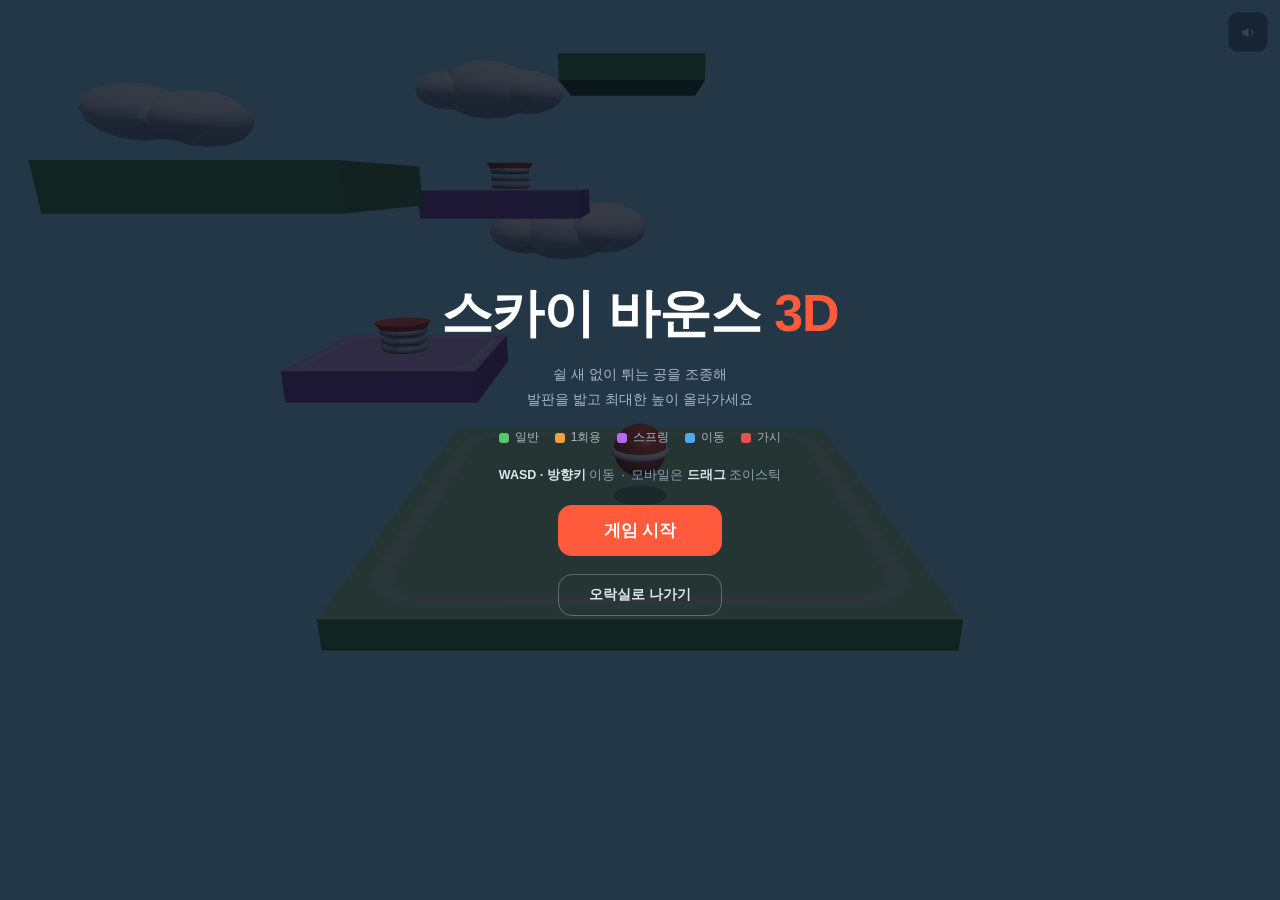
<file: games/skybounce3d/index.html>
<!DOCTYPE html>
<html lang="ko">
<head>
<meta charset="UTF-8">
<meta name="viewport" content="width=device-width, initial-scale=1.0, maximum-scale=1.0, user-scalable=no">
<title>스카이 바운스 3D — 하늘 끝까지 오르는 무한 상승 게임</title>
<meta name="description" content="쉴 새 없이 튀는 공을 조종해 발판을 밟고 하늘 끝까지 오르는 3D 무한 상승 아케이드 게임. 최고 기록에 도전하세요. 무료, 설치 없음.">
<meta property="og:type" content="website">
<meta property="og:title" content="스카이 바운스 3D — 무한 상승 아케이드">
<meta property="og:description" content="튀는 공으로 하늘 끝까지! 브라우저에서 바로 플레이.">
<meta property="og:url" content="https://arcade3d.app/player.html?game=skybounce3d">
<meta name="twitter:card" content="summary_large_image">
<script async src="https://pagead2.googlesyndication.com/pagead/js/adsbygoogle.js?client=ca-pub-6240593008907807"
     crossorigin="anonymous"></script>
<!-- Google tag (gtag.js) -->
<script async src="https://www.googletagmanager.com/gtag/js?id=G-FQD6KVG3C0"></script>
<script>
  window.dataLayer = window.dataLayer || [];
  function gtag(){dataLayer.push(arguments);}
  gtag('js', new Date());
  gtag('config', 'G-FQD6KVG3C0');
</script>
<style>
  * { margin: 0; padding: 0; box-sizing: border-box; -webkit-tap-highlight-color: transparent; }
  html, body { width: 100%; height: 100%; overflow: hidden; background: #7ec8e3; touch-action: none; }
  body { font-family: 'Pretendard', 'Segoe UI', 'Malgun Gothic', sans-serif; user-select: none; -webkit-user-select: none; }
  #c { position: fixed; inset: 0; width: 100%; height: 100%; display: block; }

  /* ── 오버레이 공통 ── */
  .overlay {
    position: fixed; inset: 0; display: flex; flex-direction: column;
    align-items: center; justify-content: center; gap: 18px;
    background: rgba(10, 15, 26, .78);
    z-index: 10; color: #fff; text-align: center; padding: 24px;
    animation: fadeIn .18s ease;
  }
  @keyframes fadeIn { from { opacity: 0; } to { opacity: 1; } }
  .hidden { display: none !important; }

  /* ── 타이틀 ── */
  .title {
    font-size: clamp(34px, 8vw, 52px); font-weight: 900; letter-spacing: -1px;
    color: #fff; line-height: 1.15;
  }
  .title em { font-style: normal; color: #ff5a3c; }
  .subtitle { font-size: 14px; color: #aab6c6; line-height: 1.75; }

  /* ── 버튼 ── */
  .btn {
    border: none; cursor: pointer; color: #fff; font-weight: 800; font-size: 17px;
    padding: 14px 46px; border-radius: 14px;
    background: #ff5a3c;
    transition: transform .1s, filter .12s;
  }
  .btn:hover { filter: brightness(1.06); }
  .btn:active { transform: scale(.97); }
  .btn.small {
    font-size: 14px; font-weight: 700; padding: 11px 30px;
    background: transparent; border: 1px solid rgba(255,255,255,.28); color: #dfe6ee;
  }
  .btn.small:hover { background: rgba(255,255,255,.06); filter: none; }
  a.btn { text-decoration: none; display: inline-block; }
  .btnCol { display: flex; flex-direction: column; gap: 10px; align-items: center; margin-top: 8px; }

  /* ── 메뉴 ── */
  .legend { display: flex; gap: 16px; flex-wrap: wrap; justify-content: center; font-size: 12px; color: #aab6c6; }
  .legend span { display: inline-flex; align-items: center; gap: 6px; }
  .dot { width: 10px; height: 10px; border-radius: 3px; display: inline-block; }

  .controls { font-size: 12.5px; color: #8fa0b4; line-height: 1.8; }
  .controls b { color: #dfe6ee; font-weight: 700; }

  #menuBest { font-size: 14px; color: #fff; font-weight: 700; }
  #menuBest:empty { display: none; }

  /* ── HUD ── */
  #hud { position: fixed; top: 0; left: 0; right: 0; z-index: 5; pointer-events: none; }
  #floorNum {
    position: absolute; top: 12px; left: 50%; transform: translateX(-50%);
    font-size: 44px; font-weight: 900; color: #fff;
    text-shadow: 0 2px 10px rgba(0,0,0,.35);
  }
  #floorNum small { font-size: 18px; font-weight: 700; color: #eef2f7; }
  #floorNum.pop { animation: floorPop .25s ease; }
  @keyframes floorPop {
    0% { transform: translateX(-50%) scale(1); }
    40% { transform: translateX(-50%) scale(1.1); }
    100% { transform: translateX(-50%) scale(1); }
  }
  #bestTag {
    position: absolute; top: 66px; left: 50%; transform: translateX(-50%);
    font-size: 12px; font-weight: 600; color: #d4dde7;
    text-shadow: 0 1px 4px rgba(0,0,0,.45); white-space: nowrap;
  }
  #bestTag:empty { display: none; }

  /* 층 돌파 토스트 */
  #toast {
    position: fixed; top: 27%; left: 50%; transform: translateX(-50%);
    z-index: 7; pointer-events: none; font-size: 21px; font-weight: 800; color: #fff;
    text-shadow: 0 2px 10px rgba(0,0,0,.4);
    opacity: 0; white-space: nowrap;
  }
  #toast.show { animation: toastUp 1.4s ease forwards; }
  @keyframes toastUp {
    0% { opacity: 0; transform: translate(-50%, 10px); }
    15% { opacity: 1; transform: translate(-50%, 0); }
    75% { opacity: 1; }
    100% { opacity: 0; transform: translate(-50%, -16px); }
  }

  /* 우상단 아이콘 버튼 */
  .iconBtn {
    position: fixed; top: 12px; z-index: 6; pointer-events: auto;
    width: 40px; height: 40px; border-radius: 10px; border: 1px solid rgba(255,255,255,.12);
    cursor: pointer; background: rgba(10,15,26,.45); color: #fff;
    display: flex; align-items: center; justify-content: center;
    transition: background .12s, transform .1s;
  }
  .iconBtn:hover { background: rgba(10,15,26,.7); }
  .iconBtn:active { transform: scale(.94); }
  #sndBtn { right: 12px; }
  #pauseBtn { right: 60px; }

  /* ── 게임오버 패널 ── */
  .panel {
    background: #111a29; border: 1px solid rgba(255,255,255,.08);
    border-radius: 18px; padding: 32px 48px 28px;
    display: flex; flex-direction: column; align-items: center; gap: 10px;
    animation: panelIn .22s ease;
    max-width: min(92vw, 380px);
  }
  @keyframes panelIn {
    from { opacity: 0; transform: translateY(10px); }
    to { opacity: 1; transform: translateY(0); }
  }
  .overLabel { font-size: 13px; font-weight: 700; letter-spacing: 3px; color: #8fa0b4; }
  #overScore { font-size: 58px; font-weight: 900; color: #fff; line-height: 1.1; }
  #overScore small { font-size: 22px; color: #aab6c6; font-weight: 700; }
  #overBest { font-size: 14px; color: #aab6c6; }
  #overBest b { color: #fff; }
  .newRecord { color: #ff5a3c; font-weight: 800; }

  /* ── 조이스틱 / 힌트 ── */
  #joyBase {
    position: fixed; z-index: 4; width: 96px; height: 96px; border-radius: 50%;
    border: 2px solid rgba(255,255,255,.55); background: rgba(255,255,255,.12);
    pointer-events: none; display: none;
  }
  #joyNub {
    position: fixed; z-index: 4; width: 42px; height: 42px; border-radius: 50%;
    background: rgba(255,255,255,.75); pointer-events: none; display: none;
  }
  #pauseHint { position: fixed; bottom: 10px; right: 14px; z-index: 5; font-size: 11px; color: rgba(255,255,255,.55); pointer-events: none; }
</style>
</head>
<body>
<canvas id="c"></canvas>

<div id="hud" class="hidden">
  <div id="floorNum">0<small>층</small></div>
  <div id="bestTag"></div>
</div>
<button id="sndBtn" class="iconBtn"></button>
<button id="pauseBtn" class="iconBtn hidden"><svg width="13" height="14" viewBox="0 0 13 14"><rect x="1" width="4" height="14" rx="1.2" fill="#fff"/><rect x="8" width="4" height="14" rx="1.2" fill="#fff"/></svg></button>
<div id="toast"></div>
<div id="joyBase"></div>
<div id="joyNub"></div>
<div id="pauseHint" class="hidden">P: 일시정지</div>

<!-- 시작 화면 -->
<div id="menu" class="overlay">
  <div class="title">스카이 바운스 <em>3D</em></div>
  <div class="subtitle">쉴 새 없이 튀는 공을 조종해<br>발판을 밟고 최대한 높이 올라가세요</div>
  <div class="legend">
    <span><i class="dot" style="background:#58c96b"></i>일반</span>
    <span><i class="dot" style="background:#f2a13c"></i>1회용</span>
    <span><i class="dot" style="background:#b06df2"></i>스프링</span>
    <span><i class="dot" style="background:#4fa8f2"></i>이동</span>
    <span><i class="dot" style="background:#e84f4f"></i>가시</span>
  </div>
  <div class="controls"><b>WASD · 방향키</b> 이동&ensp;·&ensp;모바일은 <b>드래그</b> 조이스틱</div>
  <div id="menuBest"></div>
  <button class="btn" id="startBtn">게임 시작</button>
  <a class="btn small" href="../../index.html" target="_top">오락실로 나가기</a>
</div>

<!-- 게임오버 화면 -->
<div id="over" class="overlay hidden">
  <div class="panel">
    <div class="overLabel">게임 오버</div>
    <div id="overScore">0<small>층</small></div>
    <div id="overBest"></div>
    <div class="btnCol">
      <button class="btn" id="retryBtn">다시 하기</button>
      <button class="btn small" id="menuBtn">메인 메뉴</button>
    </div>
  </div>
</div>

<!-- 일시정지 -->
<div id="paused" class="overlay hidden">
  <div style="font-size:24px;font-weight:800;">일시정지</div>
  <button class="btn" id="resumeBtn">계속 하기</button>
  <button class="btn small" id="pausedMenuBtn">메인 메뉴</button>
</div>

<script type="module">
import * as THREE from './three.module.js';

// ───────────────────────── 기본 설정 ─────────────────────────
// ?headless=1 : 화면 비표시 환경(자동 테스트)에서도 루프를 돌리기 위한 개발용 스위치
const HEADLESS = new URLSearchParams(location.search).has('headless');
const schedule = HEADLESS ? (cb => setTimeout(() => cb(performance.now()), 16)) : (cb => requestAnimationFrame(cb));
const AREA = 8;            // 이동 가능 영역 절반 (x, z)
const GRAV = 26;
const BOUNCE_V = 15.2;     // 일반 바운스 (점프 높이 ≈ 4.4)
const SPRING_V = 24;       // 스프링 바운스
const MOVE_SPEED = 9;      // 공 수평 최고 속도
const FLOOR_H = 3;         // 1층 = 3유닛
const BALL_R = 0.5;
const LS_BEST = 'skybounce3d-best';
const LS_SND = 'skybounce3d-snd';

// ───────────────────────── 렌더러 / 씬 ─────────────────────────
const canvas = document.getElementById('c');
const renderer = new THREE.WebGLRenderer({ canvas, antialias: true });
renderer.setPixelRatio(Math.min(devicePixelRatio, 2));
const scene = new THREE.Scene();
const camera = new THREE.PerspectiveCamera(60, 1, 0.1, 300);

const SKY_LOW = new THREE.Color(0x7ec8e3);
const SKY_HIGH = new THREE.Color(0x0b1440);
scene.background = SKY_LOW.clone();
scene.fog = new THREE.Fog(SKY_LOW.clone(), 40, 120);

const hemi = new THREE.HemisphereLight(0xffffff, 0x88aacc, 1.0);
scene.add(hemi);
const sun = new THREE.DirectionalLight(0xffffff, 1.4);
sun.position.set(6, 12, 8);
scene.add(sun);

function resize() {
  const w = innerWidth, h = innerHeight;
  renderer.setSize(w, h, false);
  camera.aspect = w / h;
  camera.updateProjectionMatrix();
}
addEventListener('resize', resize);
resize();

// ───────────────────────── 공 ─────────────────────────
const ballGroup = new THREE.Group();
const ballMat = new THREE.MeshStandardMaterial({ color: 0xff5a3c, roughness: 0.35, metalness: 0.1 });
const ballMesh = new THREE.Mesh(new THREE.SphereGeometry(BALL_R, 24, 18), ballMat);
ballGroup.add(ballMesh);
// 공 위 흰 줄무늬 (원작 바운드볼 느낌)
const stripe = new THREE.Mesh(
  new THREE.TorusGeometry(BALL_R * 0.98, 0.07, 8, 32),
  new THREE.MeshStandardMaterial({ color: 0xffffff, roughness: 0.5 })
);
stripe.rotation.x = Math.PI / 2;
ballMesh.add(stripe);
scene.add(ballGroup);

// 그림자(블롭)
const shadowMesh = new THREE.Mesh(
  new THREE.CircleGeometry(0.55, 24),
  new THREE.MeshBasicMaterial({ color: 0x000000, transparent: true, opacity: 0.3, depthWrite: false })
);
shadowMesh.rotation.x = -Math.PI / 2;
scene.add(shadowMesh);

// ───────────────────────── 발판 ─────────────────────────
const PLAT = { NORMAL: 0, CRUMBLE: 1, SPRING: 2, MOVING: 3, SPIKE: 4 };
const PLAT_COLOR = {
  [PLAT.NORMAL]: 0x58c96b,
  [PLAT.CRUMBLE]: 0xf2a13c,
  [PLAT.SPRING]: 0xb06df2,
  [PLAT.MOVING]: 0x4fa8f2,
  [PLAT.SPIKE]: 0xe84f4f,
};
const platGeo = new THREE.BoxGeometry(3, 0.5, 3);

// ── 블록 비주얼: 밝은 윗면 타일 + 어두운 옆면 투톤, 종류별 윗면 무늬 ──
function shade(hex, f) {
  const c = new THREE.Color(hex);
  c.multiplyScalar(f);
  return c;
}
function topTexture(hex, drawFn) {
  const cv = document.createElement('canvas');
  cv.width = cv.height = 128;
  const g = cv.getContext('2d');
  g.fillStyle = '#' + new THREE.Color(hex).getHexString();
  g.fillRect(0, 0, 128, 128);
  // 안쪽 라운드 테두리 → 타일 느낌
  g.strokeStyle = 'rgba(255,255,255,.26)';
  g.lineWidth = 5;
  g.beginPath();
  g.roundRect(7, 7, 114, 114, 14);
  g.stroke();
  if (drawFn) drawFn(g);
  const tx = new THREE.CanvasTexture(cv);
  tx.anisotropy = 4;
  return tx;
}
const TOP_DRAW = {
  [PLAT.CRUMBLE]: g => {             // 금 간 무늬
    g.strokeStyle = 'rgba(90,45,0,.38)'; g.lineWidth = 3; g.lineCap = 'round';
    g.beginPath();
    g.moveTo(64, 16); g.lineTo(52, 50); g.lineTo(72, 66); g.lineTo(58, 104);
    g.moveTo(52, 50); g.lineTo(20, 62);
    g.moveTo(72, 66); g.lineTo(106, 80);
    g.stroke();
  },
  [PLAT.MOVING]: g => {              // 이동 방향 화살표
    g.fillStyle = 'rgba(255,255,255,.42)';
    g.beginPath(); g.moveTo(18, 64); g.lineTo(38, 47); g.lineTo(38, 81); g.closePath(); g.fill();
    g.beginPath(); g.moveTo(110, 64); g.lineTo(90, 47); g.lineTo(90, 81); g.closePath(); g.fill();
  },
  [PLAT.SPIKE]: g => {               // 위험 사선
    g.strokeStyle = 'rgba(0,0,0,.2)'; g.lineWidth = 7;
    for (let i = -128; i < 256; i += 28) {
      g.beginPath(); g.moveTo(i, 128); g.lineTo(i + 128, 0); g.stroke();
    }
  },
};
const platMats = {};                 // type → [+x, -x, 윗면, 바닥, +z, -z]
for (const k in PLAT_COLOR) {
  const side = new THREE.MeshStandardMaterial({ color: shade(PLAT_COLOR[k], 0.62), roughness: 0.7 });
  const bottom = new THREE.MeshStandardMaterial({ color: shade(PLAT_COLOR[k], 0.45), roughness: 0.8 });
  const top = new THREE.MeshStandardMaterial({ map: topTexture(PLAT_COLOR[k], TOP_DRAW[k]), roughness: 0.55 });
  platMats[k] = [side, side, top, bottom, side, side];
}

const spikeGeo = new THREE.ConeGeometry(0.2, 0.5, 6);
const spikeMat = new THREE.MeshStandardMaterial({ color: 0xb92f2f, roughness: 0.35, metalness: 0.15 });

// 스프링 = 점프대: 코일 3링 + 윗판 (공과 같은 색 → "여기서 튄다"는 신호)
const coilMat = new THREE.MeshStandardMaterial({ color: 0xdfe6ee, roughness: 0.35, metalness: 0.35 });
const capMat = new THREE.MeshStandardMaterial({ color: 0xff5a3c, roughness: 0.45 });
function makeSpring() {
  const g = new THREE.Group();
  for (let i = 0; i < 3; i++) {
    const ring = new THREE.Mesh(new THREE.TorusGeometry(0.34, 0.055, 8, 20), coilMat);
    ring.rotation.x = Math.PI / 2;
    ring.position.y = 0.08 + i * 0.14;
    g.add(ring);
  }
  const cap = new THREE.Mesh(new THREE.CylinderGeometry(0.46, 0.4, 0.1, 16), capMat);
  cap.position.y = 0.46;
  g.add(cap);
  return g;
}

let platforms = [];

function makePlatform(type, x, y, z) {
  const mesh = new THREE.Mesh(platGeo, platMats[type]);
  mesh.position.set(x, y, z);
  if (type === PLAT.SPIKE) {
    for (let i = 0; i < 9; i++) {
      const s = new THREE.Mesh(spikeGeo, spikeMat);
      s.position.set(((i % 3) - 1) * 0.9, 0.5, (Math.floor(i / 3) - 1) * 0.9);
      mesh.add(s);
    }
  } else if (type === PLAT.SPRING) {
    const s = makeSpring();
    s.position.y = 0.25;
    mesh.add(s);
    mesh.userData.springMesh = s;
  }
  scene.add(mesh);
  const p = {
    type, mesh, x, y, z, hx: 1.5, hz: 1.5,
    alive: true, breaking: 0,
    moveDir: Math.random() < 0.5 ? 1 : -1,
    moveSpd: 0, moveAxis: Math.random() < 0.5 ? 'x' : 'z',
    baseX: x, baseZ: z, phase: Math.random() * Math.PI * 2,
  };
  if (type === PLAT.MOVING && p.moveAxis === 'z') mesh.rotation.y = Math.PI / 2; // 화살표를 이동축에 정렬
  platforms.push(p);
  return p;
}

// ───────────────────────── 구름 / 별 ─────────────────────────
const clouds = [];
const cloudMat = new THREE.MeshLambertMaterial({ color: 0xffffff, transparent: true, opacity: 0.85 });
function makeCloud(y) {
  const g = new THREE.Group();
  for (let i = 0; i < 3; i++) {
    const s = new THREE.Mesh(new THREE.SphereGeometry(1.2 + Math.random(), 10, 8), cloudMat);
    s.position.set(i * 1.6 - 1.6, Math.random() * 0.4, Math.random() * 0.8);
    s.scale.y = 0.55;
    g.add(s);
  }
  g.position.set((Math.random() - 0.5) * 50, y, -14 - Math.random() * 25);
  scene.add(g);
  clouds.push(g);
}
for (let i = 0; i < 10; i++) makeCloud(Math.random() * 40);

const starGeo = new THREE.BufferGeometry();
{
  const pos = new Float32Array(300 * 3);
  for (let i = 0; i < 300; i++) {
    pos[i * 3] = (Math.random() - 0.5) * 160;
    pos[i * 3 + 1] = (Math.random() - 0.5) * 160;
    pos[i * 3 + 2] = -40 - Math.random() * 60;
  }
  starGeo.setAttribute('position', new THREE.BufferAttribute(pos, 3));
}
const starMat = new THREE.PointsMaterial({ color: 0xffffff, size: 0.5, transparent: true, opacity: 0 });
const stars = new THREE.Points(starGeo, starMat);
scene.add(stars);

// ───────────────────────── 파티클 ─────────────────────────
const particles = [];
const partGeo = new THREE.SphereGeometry(0.09, 6, 5);
function burst(x, y, z, color, n = 8, spd = 4) {
  for (let i = 0; i < n; i++) {
    const m = new THREE.Mesh(partGeo, new THREE.MeshBasicMaterial({ color, transparent: true }));
    m.position.set(x, y, z);
    const a = Math.random() * Math.PI * 2;
    m.userData.v = new THREE.Vector3(Math.cos(a) * spd * Math.random(), 2 + Math.random() * 3, Math.sin(a) * spd * Math.random());
    m.userData.life = 0.6;
    scene.add(m);
    particles.push(m);
  }
}

// ───────────────────────── 사운드 ─────────────────────────
let sndOn = localStorage.getItem(LS_SND) !== '0';
let actx = null;
function beep(freq, dur, type = 'sine', vol = 0.15, slide = 0) {
  if (!sndOn) return;
  try {
    actx = actx || new (window.AudioContext || window.webkitAudioContext)();
    if (actx.state === 'suspended') actx.resume();
    const o = actx.createOscillator(), g = actx.createGain();
    o.type = type; o.frequency.value = freq;
    if (slide) o.frequency.linearRampToValueAtTime(freq + slide, actx.currentTime + dur);
    g.gain.setValueAtTime(vol, actx.currentTime);
    g.gain.exponentialRampToValueAtTime(0.001, actx.currentTime + dur);
    o.connect(g); g.connect(actx.destination);
    o.start(); o.stop(actx.currentTime + dur);
  } catch (e) {}
}
const sfx = {
  bounce: () => beep(340, 0.09, 'sine', 0.12, 160),
  spring: () => beep(420, 0.25, 'square', 0.08, 500),
  crumble: () => beep(200, 0.12, 'triangle', 0.12, -80),
  die: () => beep(300, 0.6, 'sawtooth', 0.12, -260),
  ui: () => beep(600, 0.06, 'sine', 0.1),
};
const sndBtn = document.getElementById('sndBtn');
const SVG_SND_ON = '<svg width="17" height="17" viewBox="0 0 24 24"><path d="M3 9v6h4l5 4V5L7 9H3z" fill="#fff"/><path d="M16 8.5a5 5 0 0 1 0 7" stroke="#fff" stroke-width="2" fill="none" stroke-linecap="round"/></svg>';
const SVG_SND_OFF = '<svg width="17" height="17" viewBox="0 0 24 24"><path d="M3 9v6h4l5 4V5L7 9H3z" fill="#fff" opacity=".55"/><path d="M16 9.5l5 5M21 9.5l-5 5" stroke="#fff" stroke-width="2" stroke-linecap="round" opacity=".55"/></svg>';
function updSndBtn() { sndBtn.innerHTML = sndOn ? SVG_SND_ON : SVG_SND_OFF; }
sndBtn.addEventListener('click', () => {
  sndOn = !sndOn;
  localStorage.setItem(LS_SND, sndOn ? '1' : '0');
  updSndBtn(); sfx.ui();
});
updSndBtn();

// ───────────────────────── 입력 ─────────────────────────
const keys = {};
addEventListener('keydown', e => {
  keys[e.code] = true;
  if (e.code === 'KeyP' && state === 'playing') pauseGame();
  else if (e.code === 'KeyP' && state === 'paused') resumeGame();
  if ((e.code === 'Space' || e.code === 'Enter')) {
    if (state === 'menu') startGame();
    else if (state === 'over' && overReady) startGame();
  }
});
addEventListener('keyup', e => keys[e.code] = false);

// 가상 조이스틱
const joyBase = document.getElementById('joyBase');
const joyNub = document.getElementById('joyNub');
let joy = null; // {id, ox, oy, dx, dy}
function joyShow(x, y) {
  joyBase.style.display = joyNub.style.display = 'block';
  joyBase.style.left = (x - 48) + 'px'; joyBase.style.top = (y - 48) + 'px';
  joyNubTo(x, y);
}
function joyNubTo(x, y) { joyNub.style.left = (x - 21) + 'px'; joyNub.style.top = (y - 21) + 'px'; }
function joyHide() { joyBase.style.display = joyNub.style.display = 'none'; }
canvas.addEventListener('pointerdown', e => {
  if (state !== 'playing') return;
  joy = { id: e.pointerId, ox: e.clientX, oy: e.clientY, dx: 0, dy: 0 };
  joyShow(e.clientX, e.clientY);
});
addEventListener('pointermove', e => {
  if (!joy || e.pointerId !== joy.id) return;
  const R = 55;
  let dx = e.clientX - joy.ox, dy = e.clientY - joy.oy;
  const len = Math.hypot(dx, dy);
  if (len > R) { dx = dx / len * R; dy = dy / len * R; }
  joy.dx = dx / R; joy.dy = dy / R;
  joyNubTo(joy.ox + dx, joy.oy + dy);
});
function joyEnd(e) { if (joy && e.pointerId === joy.id) { joy = null; joyHide(); } }
addEventListener('pointerup', joyEnd);
addEventListener('pointercancel', joyEnd);

function inputVector() {
  let ix = 0, iz = 0;
  if (keys['ArrowLeft'] || keys['KeyA']) ix -= 1;
  if (keys['ArrowRight'] || keys['KeyD']) ix += 1;
  if (keys['ArrowUp'] || keys['KeyW']) iz -= 1;
  if (keys['ArrowDown'] || keys['KeyS']) iz += 1;
  if (joy) { ix += joy.dx; iz += joy.dy; }
  const len = Math.hypot(ix, iz);
  if (len > 1) { ix /= len; iz /= len; }
  return [ix, iz];
}

// ───────────────────────── 게임 상태 ─────────────────────────
let state = 'menu'; // menu | playing | paused | over
let ball, maxY, camY, nextSpawnY, lastSafe, dead, deadTimer, squash, shake;
let best = parseInt(localStorage.getItem(LS_BEST) || '0');
let overReady = false;

const $ = id => document.getElementById(id);
const menuEl = $('menu'), overEl = $('over'), pausedEl = $('paused'), hudEl = $('hud');

function clearPlatforms() {
  for (const p of platforms) scene.remove(p.mesh);
  platforms = [];
  for (const m of particles) scene.remove(m);
  particles.length = 0;
}

function difficulty(h) {
  // h: 현재 높이(유닛). 높이에 따라 어려워짐
  return {
    gap: 2.6 + Math.min(1.3, h / 220),                    // 발판 세로 간격
    crumbleP: Math.min(0.32, h / 320),                    // 1회용 확률
    movingP: Math.min(0.30, 0.04 + h / 400),              // 이동 발판 확률
    springP: 0.08,
    spikeP: h > 45 ? Math.min(0.35, (h - 45) / 260) : 0,  // 가시(추가 발판에만)
    moveSpd: 2 + Math.min(3.5, h / 140),
  };
}

function spawnLevel(y) {
  const d = difficulty(y);
  // 이전 안전 발판에서 닿을 수 있는 위치에 안전 발판 1개 보장
  const ang = Math.random() * Math.PI * 2;
  const dist = 2 + Math.random() * 4.5;
  let x = THREE.MathUtils.clamp(lastSafe.x + Math.cos(ang) * dist, -AREA + 1.5, AREA - 1.5);
  let z = THREE.MathUtils.clamp(lastSafe.z + Math.sin(ang) * dist, -AREA + 1.5, AREA - 1.5);
  let type = PLAT.NORMAL;
  const r = Math.random();
  if (r < d.springP) type = PLAT.SPRING;
  else if (r < d.springP + d.movingP) type = PLAT.MOVING;
  else if (r < d.springP + d.movingP + d.crumbleP) type = PLAT.CRUMBLE;
  const p = makePlatform(type, x, y, z);
  if (type === PLAT.MOVING) p.moveSpd = d.moveSpd;
  lastSafe = { x, z };

  // 추가 발판 (가시일 수도 있음)
  if (Math.random() < 0.55) {
    let ex = (Math.random() - 0.5) * 2 * (AREA - 1.5);
    let ez = (Math.random() - 0.5) * 2 * (AREA - 1.5);
    if (Math.hypot(ex - x, ez - z) > 3.4) {
      const et = Math.random() < d.spikeP ? PLAT.SPIKE : PLAT.NORMAL;
      makePlatform(et, ex, y + (Math.random() - 0.5) * 0.8, ez);
    }
  }
}

function resetGame() {
  clearPlatforms();
  ball = { x: 0, y: 1.2, z: 0, vx: 0, vy: BOUNCE_V, vz: 0, spin: 0 };
  maxY = 0; camY = 0; dead = false; deadTimer = 0; squash = 0; shake = 0;
  lastSafe = { x: 0, z: 0 };
  overReady = false;
  lastFloorShown = -1; lastMilestone = 0;
  // 시작 발판 (넓음)
  const base = makePlatform(PLAT.NORMAL, 0, 0, 0);
  base.mesh.scale.set(3, 1, 3); base.hx = 4.5; base.hz = 4.5;
  nextSpawnY = FLOOR_H;
  while (nextSpawnY < 45) { spawnLevel(nextSpawnY); nextSpawnY += difficulty(nextSpawnY).gap; }
  updateHUD();
}

function startGame() {
  sfx.ui();
  resetGame();
  state = 'playing';
  menuEl.classList.add('hidden');
  overEl.classList.add('hidden');
  hudEl.classList.remove('hidden');
  $('pauseHint').classList.remove('hidden');
  $('pauseBtn').classList.remove('hidden');
}

function gameOver() {
  state = 'over';
  const floor = Math.floor(maxY / FLOOR_H);
  const isNew = floor > best;
  if (isNew) { best = floor; localStorage.setItem(LS_BEST, String(best)); }
  $('overScore').innerHTML = floor + '<small>층</small>';
  $('overBest').innerHTML = isNew
    ? '<span class="newRecord">신기록</span>'
    : `최고 기록 <b>${best}층</b>`;
  hudEl.classList.add('hidden');
  $('pauseHint').classList.add('hidden');
  $('pauseBtn').classList.add('hidden');
  joy = null; joyHide();
  overEl.classList.remove('hidden');
  overReady = false;
  setTimeout(() => overReady = true, 400); // 연타 방지
}

function pauseGame() { state = 'paused'; pausedEl.classList.remove('hidden'); }
function resumeGame() { state = 'playing'; pausedEl.classList.add('hidden'); lastT = performance.now(); }

$('startBtn').addEventListener('click', startGame);
$('retryBtn').addEventListener('click', () => { if (overReady) startGame(); });
$('menuBtn').addEventListener('click', () => {
  sfx.ui();
  state = 'menu';
  overEl.classList.add('hidden');
  showMenu();
});
$('resumeBtn').addEventListener('click', () => { sfx.ui(); resumeGame(); });
$('pauseBtn').addEventListener('click', () => { if (state === 'playing') { sfx.ui(); pauseGame(); } });
$('pausedMenuBtn').addEventListener('click', () => {
  sfx.ui();
  state = 'menu';
  pausedEl.classList.add('hidden');
  hudEl.classList.add('hidden');
  $('pauseHint').classList.add('hidden');
  $('pauseBtn').classList.add('hidden');
  joy = null; joyHide();
  showMenu();
});
document.addEventListener('visibilitychange', () => {
  if (!HEADLESS && document.hidden && state === 'playing') pauseGame();
});

function showMenu() {
  $('menuBest').textContent = best > 0 ? `최고 기록 ${best}층` : '';
  menuEl.classList.remove('hidden');
}

// 층수 팝 애니메이션 + 층 돌파 토스트
let lastFloorShown = -1;
let lastMilestone = 0;
const MILESTONES = [10, 25, 50, 100, 150, 200, 300];

function showToast(msg) {
  const tEl = $('toast');
  tEl.textContent = msg;
  tEl.classList.remove('show'); void tEl.offsetWidth; tEl.classList.add('show');
}

function updateHUD() {
  const floor = Math.floor(maxY / FLOOR_H);
  if (floor !== lastFloorShown) {
    $('floorNum').innerHTML = floor + '<small>층</small>';
    if (floor > lastFloorShown && lastFloorShown >= 0) {
      const fn = $('floorNum');
      fn.classList.remove('pop'); void fn.offsetWidth; fn.classList.add('pop');
    }
    lastFloorShown = floor;
    for (const m of MILESTONES) {
      if (floor >= m && lastMilestone < m) {
        lastMilestone = m;
        showToast(`${m}층`);
      }
    }
  }
  $('bestTag').textContent = (best > 0 && floor > best) ? '신기록 경신 중' : (best > 0 ? `최고 ${best}층` : '');
}

// ───────────────────────── 게임 루프 ─────────────────────────
let lastT = performance.now();

function tick(now) {
  schedule(tick);
  let dt = Math.min((now - lastT) / 1000, 0.033);
  lastT = now;
  if (state === 'paused') return;

  const playing = state === 'playing';

  if (playing && !dead) {
    // 이동 입력
    const [ix, iz] = inputVector();
    ball.vx += (ix * MOVE_SPEED - ball.vx) * Math.min(1, 8 * dt);
    ball.vz += (iz * MOVE_SPEED - ball.vz) * Math.min(1, 8 * dt);

    // 물리
    ball.vy -= GRAV * dt;
    const prevY = ball.y;
    ball.x = THREE.MathUtils.clamp(ball.x + ball.vx * dt, -AREA, AREA);
    ball.z = THREE.MathUtils.clamp(ball.z + ball.vz * dt, -AREA, AREA);
    ball.y += ball.vy * dt;

    // 발판 충돌 (하강 중일 때만)
    if (ball.vy < 0) {
      for (const p of platforms) {
        if (!p.alive) continue;
        const top = p.y + 0.25;
        if (prevY - BALL_R >= top - 0.05 && ball.y - BALL_R <= top &&
            Math.abs(ball.x - p.x) <= p.hx + BALL_R * 0.5 &&
            Math.abs(ball.z - p.z) <= p.hz + BALL_R * 0.5) {
          if (p.type === PLAT.SPIKE) {
            // 가시! 죽음
            dead = true; deadTimer = 0;
            ball.vy = 6; ball.vx *= 0.3; ball.vz *= 0.3;
            ballMat.color.set(0x888888);
            burst(ball.x, top, ball.z, 0xe84f4f, 14, 6);
            sfx.die(); shake = 0.6;
            break;
          }
          ball.y = top + BALL_R;
          if (p.type === PLAT.SPRING) {
            ball.vy = SPRING_V;
            sfx.spring();
            burst(ball.x, top, ball.z, 0xb06df2, 12, 5);
            if (p.mesh.userData.springMesh) {
              p.mesh.userData.springMesh.scale.y = 2.2; // 스프링 늘어나는 연출
            }
            shake = 0.25;
          } else {
            ball.vy = BOUNCE_V;
            sfx.bounce();
            burst(ball.x, top, ball.z, PLAT_COLOR[p.type], 6, 3.5);
          }
          if (p.type === PLAT.CRUMBLE) { p.alive = false; p.breaking = 0.001; sfx.crumble(); }
          squash = 1;
          break;
        }
      }
    }

    // 높이 갱신 / 발판 생성
    if (ball.y > maxY) { maxY = ball.y; updateHUD(); }
    while (nextSpawnY < camY + 50) { spawnLevel(nextSpawnY); nextSpawnY += difficulty(nextSpawnY).gap; }

    // 추락 사망
    if (ball.y < camY - 15) {
      dead = true; deadTimer = 0;
      sfx.die(); shake = 0.5;
    }
  }

  if (dead) {
    deadTimer += dt;
    // 죽은 뒤 잠깐 물리 유지 (가시 사망 연출)
    ball.vy -= GRAV * dt;
    ball.y += ball.vy * dt;
    ball.x += ball.vx * dt; ball.z += ball.vz * dt;
    if (deadTimer > 0.9 && state === 'playing') gameOver();
  }

  // 카메라 상승
  const targetCamY = Math.max(camY, maxY);
  camY += (targetCamY - camY) * Math.min(1, 6 * dt);

  // 발판 애니메이션 / 정리
  for (let i = platforms.length - 1; i >= 0; i--) {
    const p = platforms[i];
    if (p.type === PLAT.MOVING && p.alive) {
      p.phase += dt * p.moveSpd * 0.55;
      const off = Math.sin(p.phase) * 3;
      if (p.moveAxis === 'x') p.x = THREE.MathUtils.clamp(p.baseX + off, -AREA + 1.5, AREA - 1.5);
      else p.z = THREE.MathUtils.clamp(p.baseZ + off, -AREA + 1.5, AREA - 1.5);
      p.mesh.position.x = p.x; p.mesh.position.z = p.z;
    }
    if (p.breaking > 0) {
      p.breaking += dt;
      p.mesh.position.y = p.y - p.breaking * p.breaking * 18;
      p.mesh.rotation.x += dt * 3; p.mesh.rotation.z += dt * 2;
      const s = Math.max(0.01, 1 - p.breaking * 1.2);
      p.mesh.scale.setScalar(s);
      if (p.breaking > 0.9) { scene.remove(p.mesh); platforms.splice(i, 1); continue; }
    }
    if (p.mesh.userData.springMesh) {
      const sm = p.mesh.userData.springMesh;
      sm.scale.y += (1 - sm.scale.y) * Math.min(1, 10 * dt);
    }
    if (p.y < camY - 20) { scene.remove(p.mesh); platforms.splice(i, 1); }
  }

  // 파티클
  for (let i = particles.length - 1; i >= 0; i--) {
    const m = particles[i];
    m.userData.life -= dt;
    m.userData.v.y -= 12 * dt;
    m.position.addScaledVector(m.userData.v, dt);
    m.material.opacity = Math.max(0, m.userData.life / 0.6);
    if (m.userData.life <= 0) { scene.remove(m); m.material.dispose(); particles.splice(i, 1); }
  }

  // 공 표시
  ballGroup.position.set(ball ? ball.x : 0, ball ? ball.y : 1, ball ? ball.z : 0);
  if (ball) {
    ball.spin += (Math.abs(ball.vx) + Math.abs(ball.vz)) * dt * 0.6 + dt * 2;
    ballMesh.rotation.z = -ball.vx * 0.04;
    ballMesh.rotation.x = ball.vz * 0.04;
    stripe.rotation.z = ball.spin;
    // 스쿼시 (바운스 시 눌림)
    squash = Math.max(0, squash - dt * 5);
    const sq = 1 - squash * 0.35;
    ballMesh.scale.set(1 / Math.sqrt(sq), sq, 1 / Math.sqrt(sq));

    // 그림자: 공 아래 가장 가까운 발판 위
    let shY = null;
    for (const p of platforms) {
      if (!p.alive && p.type !== PLAT.SPIKE) continue;
      const top = p.y + 0.26;
      if (top <= ball.y && Math.abs(ball.x - p.x) <= p.hx && Math.abs(ball.z - p.z) <= p.hz) {
        if (shY === null || top > shY) shY = top;
      }
    }
    if (shY !== null) {
      shadowMesh.visible = true;
      shadowMesh.position.set(ball.x, shY + 0.01, ball.z);
      const d = Math.min(1, (ball.y - shY) / 8);
      shadowMesh.material.opacity = 0.32 * (1 - d * 0.8);
      shadowMesh.scale.setScalar(1 - d * 0.5);
    } else shadowMesh.visible = false;
  }

  // 하늘 색 (높이 따라 우주로)
  const t = THREE.MathUtils.clamp(camY / 260, 0, 1);
  scene.background.lerpColors(SKY_LOW, SKY_HIGH, t);
  scene.fog.color.copy(scene.background);
  starMat.opacity = Math.max(0, t - 0.35) * 1.6;
  stars.position.y = camY;

  // 구름 재배치
  for (const c of clouds) {
    if (c.position.y < camY - 25) {
      c.position.y = camY + 30 + Math.random() * 25;
      c.position.x = (Math.random() - 0.5) * 50;
    }
    c.position.x += dt * 0.4;
    if (c.position.x > 30) c.position.x = -30;
    c.visible = t < 0.85; // 우주에선 구름 숨김
  }

  // 카메라
  shake = Math.max(0, shake - dt * 2);
  const sx = (Math.random() - 0.5) * shake, sy = (Math.random() - 0.5) * shake;
  const bx = ball ? ball.x : 0, bz = ball ? ball.z : 0;
  camera.position.set(bx * 0.35 + sx, camY + 6 + sy, bz * 0.35 + 14);
  camera.lookAt(bx * 0.5, camY + 1.2, bz * 0.5);

  renderer.render(scene, camera);
}

// 메뉴 배경용 초기 씬
resetGame();
state = 'menu';
showMenu();
schedule(tick);
</script>
</body>
</html>
</file>
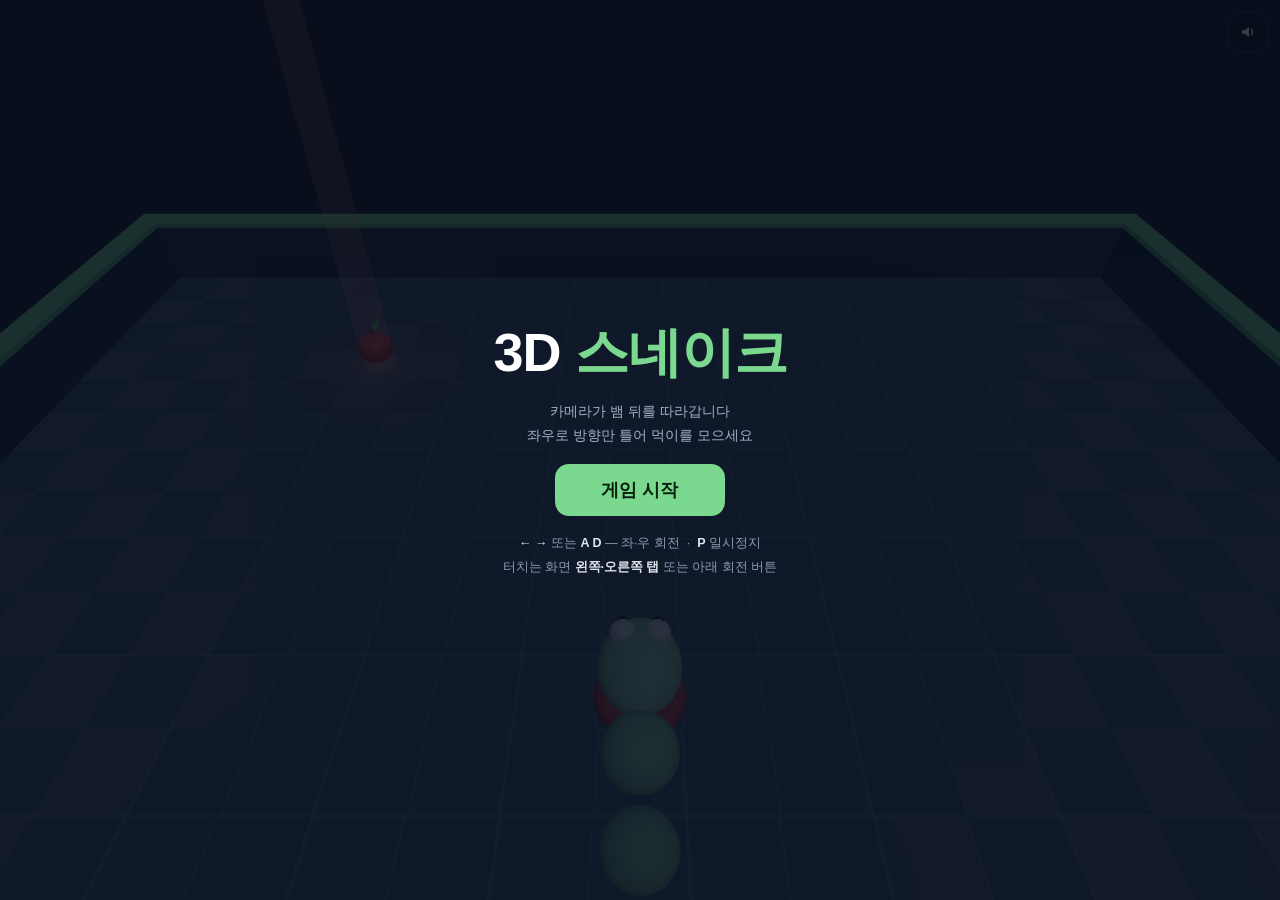
<file: games/snake3d/index.html>
<!DOCTYPE html>
<html lang="ko">
<head>
<meta charset="UTF-8">
<meta name="viewport" content="width=device-width, initial-scale=1.0, maximum-scale=1.0, user-scalable=no">
<title>3D 스네이크 — 뱀 시점으로 즐기는 3D 스네이크 게임</title>
<meta name="description" content="카메라가 뱀 뒤를 따라가는 3D 스네이크. 좌우 회전만으로 조종하며 먹이를 먹고 길어집니다. 벽과 자기 몸에 부딪히면 끝. 무료, 설치 없음.">
<meta property="og:type" content="website">
<meta property="og:title" content="3D 스네이크 — 뱀 시점 스네이크 게임">
<meta property="og:description" content="뱀 뒤를 따라가는 카메라로 즐기는 3D 스네이크. 브라우저에서 바로 플레이.">
<meta property="og:url" content="https://arcade3d.app/player.html?game=snake3d">
<meta name="twitter:card" content="summary_large_image">
<script async src="https://pagead2.googlesyndication.com/pagead/js/adsbygoogle.js?client=ca-pub-6240593008907807"
     crossorigin="anonymous"></script>
<!-- Google tag (gtag.js) -->
<script async src="https://www.googletagmanager.com/gtag/js?id=G-FQD6KVG3C0"></script>
<script>
  window.dataLayer = window.dataLayer || [];
  function gtag(){dataLayer.push(arguments);}
  gtag('js', new Date());
  gtag('config', 'G-FQD6KVG3C0');
</script>
<style>
  * { margin: 0; padding: 0; box-sizing: border-box; -webkit-tap-highlight-color: transparent; }
  html, body { width: 100%; height: 100%; overflow: hidden; background: #0a1020; touch-action: none; }
  body { font-family: 'Segoe UI', 'Malgun Gothic', sans-serif; user-select: none; -webkit-user-select: none; }
  #c { position: fixed; inset: 0; width: 100%; height: 100%; display: block; }

  /* ── 오버레이 ── */
  .overlay {
    position: fixed; inset: 0; display: flex; flex-direction: column;
    align-items: center; justify-content: center; gap: 16px;
    background: rgba(8, 14, 28, .8);
    z-index: 10; color: #fff; text-align: center; padding: 24px;
    animation: fadeIn .18s ease;
  }
  @keyframes fadeIn { from { opacity: 0; } to { opacity: 1; } }
  .hidden { display: none !important; }

  .title {
    font-size: clamp(34px, 8vw, 54px); font-weight: 900; letter-spacing: -1px; line-height: 1.15;
    color: #fff;
  }
  .title em { font-style: normal; color: #7bd88f; }
  .subtitle { font-size: 14px; color: #9fb0c4; line-height: 1.75; }

  .btn {
    border: none; cursor: pointer; color: #08210f; font-weight: 800; font-size: 18px;
    padding: 14px 46px; border-radius: 14px; font-family: inherit;
    background: #7bd88f;
    transition: transform .1s, filter .12s;
  }
  .btn:hover { filter: brightness(1.07); }
  .btn:active { transform: scale(.97); }
  .btn.small {
    font-size: 14px; font-weight: 700; padding: 11px 30px; color: #dfe6ee;
    background: transparent; border: 1px solid rgba(255,255,255,.26);
  }
  .btn.small:hover { background: rgba(255,255,255,.07); filter: none; }
  a.btn { text-decoration: none; display: inline-block; }
  .btnCol { display: flex; flex-direction: column; gap: 10px; align-items: center; margin-top: 6px; }

  .controls { font-size: 12.5px; color: #8a9ab0; line-height: 1.9; }
  .controls b { color: #dfe6ee; font-weight: 700; }
  #menuBest { font-size: 14px; color: #fff; font-weight: 700; }
  #menuBest:empty { display: none; }

  /* ── HUD ── */
  #hud { position: fixed; top: 0; left: 0; right: 0; z-index: 5; pointer-events: none; }
  #scoreNum {
    position: absolute; top: 12px; left: 50%; transform: translateX(-50%);
    font-size: 44px; font-weight: 900; color: #fff; text-shadow: 0 2px 10px rgba(0,0,0,.45);
  }
  #scoreNum.pop { animation: pop .25s ease; }
  @keyframes pop {
    0% { transform: translateX(-50%) scale(1); }
    40% { transform: translateX(-50%) scale(1.14); }
    100% { transform: translateX(-50%) scale(1); }
  }
  #lenTag {
    position: absolute; top: 64px; left: 50%; transform: translateX(-50%);
    font-size: 12px; font-weight: 600; color: #b9c6d6; white-space: nowrap;
    text-shadow: 0 1px 4px rgba(0,0,0,.5);
  }

  .iconBtn {
    position: fixed; top: 12px; z-index: 6; pointer-events: auto;
    width: 40px; height: 40px; border-radius: 10px; border: 1px solid rgba(255,255,255,.13);
    cursor: pointer; background: rgba(8,14,28,.5); color: #fff;
    display: flex; align-items: center; justify-content: center; font-size: 16px;
    transition: background .12s, transform .1s;
  }
  .iconBtn:hover { background: rgba(8,14,28,.75); }
  .iconBtn:active { transform: scale(.94); }
  #sndBtn { right: 12px; }
  #pauseBtn { right: 60px; }

  /* ── 회전 버튼 ── */
  #turnBar {
    position: fixed; bottom: 22px; left: 0; right: 0; z-index: 6;
    display: flex; justify-content: space-between; padding: 0 26px; pointer-events: none;
  }
  .turnBtn {
    pointer-events: auto; width: 76px; height: 76px; border-radius: 50%;
    border: 1px solid rgba(123,216,143,.4); background: rgba(123,216,143,.14);
    color: #7bd88f; font-size: 30px; cursor: pointer; font-family: inherit;
    display: flex; align-items: center; justify-content: center;
    transition: background .1s, transform .08s;
  }
  .turnBtn:active { background: rgba(123,216,143,.34); transform: scale(.93); }

  /* ── 게임오버 패널 ── */
  .panel {
    background: #101c2e; border: 1px solid rgba(255,255,255,.09);
    border-radius: 18px; padding: 30px 46px 26px;
    display: flex; flex-direction: column; align-items: center; gap: 9px;
    animation: panelIn .22s ease; max-width: min(92vw, 380px);
  }
  @keyframes panelIn { from { opacity: 0; transform: translateY(10px); } to { opacity: 1; transform: translateY(0); } }
  .overLabel { font-size: 12px; font-weight: 700; letter-spacing: 3px; color: #8a9ab0; }
  #overScore { font-size: 56px; font-weight: 900; color: #fff; line-height: 1.1; }
  #overScore small { font-size: 20px; color: #9fb0c4; font-weight: 700; }
  #overBest { font-size: 14px; color: #9fb0c4; }
  #overBest b { color: #fff; }
  #overCause { font-size: 13px; color: #ff7a6b; font-weight: 700; }
  .newRecord { color: #7bd88f; font-weight: 800; }

  #radar {
    position: absolute; top: 12px; left: 12px;
    width: 96px; height: 96px; border-radius: 10px;
    border: 1px solid rgba(255,255,255,.13); background: rgba(8,14,28,.5);
  }

  #hint { position: fixed; bottom: 8px; left: 0; right: 0; text-align: center;
    z-index: 5; font-size: 11px; color: rgba(255,255,255,.45); pointer-events: none; }
</style>
</head>
<body>
<canvas id="c"></canvas>

<div id="hud" class="hidden">
  <div id="scoreNum">0</div>
  <div id="lenTag"></div>
  <canvas id="radar" width="96" height="96"></canvas>
</div>
<button id="sndBtn" class="iconBtn"></button>
<button id="pauseBtn" class="iconBtn hidden"><svg width="12" height="13" viewBox="0 0 12 13"><rect x="1" width="3.6" height="13" rx="1.1" fill="currentColor"/><rect x="7.4" width="3.6" height="13" rx="1.1" fill="currentColor"/></svg></button>

<div id="turnBar" class="hidden">
  <button class="turnBtn" id="leftBtn" aria-label="왼쪽으로 회전"><svg width="30" height="30" viewBox="0 0 30 30" fill="none"><path d="M9 7a10 10 0 1 1-4 8" stroke="currentColor" stroke-width="3" stroke-linecap="round"/><path d="M9 2v6h6" stroke="currentColor" stroke-width="3" stroke-linecap="round" stroke-linejoin="round"/></svg></button>
  <button class="turnBtn" id="rightBtn" aria-label="오른쪽으로 회전"><svg width="30" height="30" viewBox="0 0 30 30" fill="none"><path d="M21 7a10 10 0 1 0 4 8" stroke="currentColor" stroke-width="3" stroke-linecap="round"/><path d="M21 2v6h-6" stroke="currentColor" stroke-width="3" stroke-linecap="round" stroke-linejoin="round"/></svg></button>
</div>

<!-- 시작 화면 -->
<div id="menu" class="overlay">
  <div class="title">3D <em>스네이크</em></div>
  <div class="subtitle">카메라가 뱀 뒤를 따라갑니다<br>좌우로 방향만 틀어 먹이를 모으세요</div>
  <div id="menuBest"></div>
  <button class="btn" id="startBtn">게임 시작</button>
  <div class="controls">
    <b>← →</b> 또는 <b>A D</b> — 좌·우 회전 &nbsp;·&nbsp; <b>P</b> 일시정지<br>
    터치는 화면 <b>왼쪽·오른쪽 탭</b> 또는 아래 회전 버튼
  </div>
</div>

<!-- 게임오버 -->
<div id="over" class="overlay hidden">
  <div class="panel">
    <div class="overLabel">GAME OVER</div>
    <div id="overCause"></div>
    <div id="overScore">0</div>
    <div id="overBest"></div>
    <div class="btnCol">
      <button class="btn" id="retryBtn">다시 하기</button>
      <button class="btn small" id="menuBtn">메인 메뉴</button>
    </div>
  </div>
</div>

<!-- 일시정지 -->
<div id="paused" class="overlay hidden">
  <div class="title" style="font-size:32px">일시정지</div>
  <div class="btnCol">
    <button class="btn" id="resumeBtn">계속 하기</button>
    <button class="btn small" id="pauseMenuBtn">메인 메뉴</button>
  </div>
</div>

<div id="hint" class="hidden">벽과 자기 몸에 닿으면 끝납니다</div>

<script type="module">
import * as THREE from './three.module.js';

// ───────────────────────── 설정 ─────────────────────────
const N = 21;                 // 격자 한 변 (홀수여야 중앙 시작이 깔끔함)
const CELL = 1;               // 격자 한 칸 크기
const WALL_H = 1.2;           // 벽 높이
const STEP_MAX = 0.20;        // 이동 간격(초) — 속도는 끝까지 일정
const START_LEN = 4;
const CAM_DIST = 5.0, CAM_H = 8.2, CAM_LOOK = 4.5;   // 몸에 시야가 가리지 않도록 위에서 내려다보는 추적 시점
const LS_BEST = 'snake3d-best';
const LS_SND = 'snake3d-snd';

// 격자 좌표 → 월드 좌표
const wx = gx => (gx - (N - 1) / 2) * CELL;

// 방향: 0=북(-z), 1=동(+x), 2=남(+z), 3=서(-x)
const DIRS = [{ x: 0, z: -1 }, { x: 1, z: 0 }, { x: 0, z: 1 }, { x: -1, z: 0 }];

// ───────────────────────── 렌더러 ─────────────────────────
const canvas = document.getElementById('c');
const renderer = new THREE.WebGLRenderer({ canvas, antialias: true });
renderer.setPixelRatio(Math.min(devicePixelRatio, 2));

const scene = new THREE.Scene();
scene.background = new THREE.Color(0x0a1020);
scene.fog = new THREE.Fog(0x0a1020, 18, 40);

const camera = new THREE.PerspectiveCamera(62, 1, 0.1, 200);

scene.add(new THREE.HemisphereLight(0xcfe6ff, 0x16233c, 1.05));
const sun = new THREE.DirectionalLight(0xffffff, 0.85);
sun.position.set(6, 14, 8);
scene.add(sun);

function resize() {
  const w = innerWidth, h = innerHeight;
  renderer.setSize(w, h, false);
  camera.aspect = w / h;
  camera.updateProjectionMatrix();
}
addEventListener('resize', resize);
resize();

// ───────────────────────── 바닥 ─────────────────────────
function makeFloorTexture() {
  const S = 64, cv = document.createElement('canvas');
  cv.width = cv.height = S * 2;
  const g = cv.getContext('2d');
  const colors = ['#132038', '#0f1a2e'];
  for (let i = 0; i < 2; i++) for (let j = 0; j < 2; j++) {
    g.fillStyle = colors[(i + j) % 2];
    g.fillRect(i * S, j * S, S, S);
  }
  g.strokeStyle = 'rgba(123,216,143,.10)';
  g.lineWidth = 2;
  g.strokeRect(0, 0, S, S); g.strokeRect(S, S, S, S);
  const tex = new THREE.CanvasTexture(cv);
  tex.wrapS = tex.wrapT = THREE.RepeatWrapping;
  tex.repeat.set(N / 2, N / 2);
  return tex;
}
const floor = new THREE.Mesh(
  new THREE.PlaneGeometry(N * CELL, N * CELL),
  new THREE.MeshStandardMaterial({ map: makeFloorTexture(), roughness: .95 })
);
floor.rotation.x = -Math.PI / 2;
scene.add(floor);

// ───────────────────────── 벽 ─────────────────────────
const wallMat = new THREE.MeshStandardMaterial({ color: 0x2b3f63, roughness: .7, metalness: .1 });
const wallTop = new THREE.MeshStandardMaterial({ color: 0x7bd88f, emissive: 0x2f6b3d, roughness: .5 });
{
  const half = (N * CELL) / 2, t = 0.5;
  const mk = (w, d, x, z) => {
    const m = new THREE.Mesh(new THREE.BoxGeometry(w, WALL_H, d), wallMat);
    m.position.set(x, WALL_H / 2, z);
    scene.add(m);
    const cap = new THREE.Mesh(new THREE.BoxGeometry(w, 0.1, d), wallTop);
    cap.position.set(x, WALL_H + 0.05, z);
    scene.add(cap);
  };
  mk(N * CELL + t * 2, t, 0, -half - t / 2);
  mk(N * CELL + t * 2, t, 0, half + t / 2);
  mk(t, N * CELL, -half - t / 2, 0);
  mk(t, N * CELL, half + t / 2, 0);
}

// ───────────────────────── 뱀 (카툰 스타일) ─────────────────────────
// 등은 초록, 배는 주황 — 세로 그라데이션 텍스처로 투톤을 만든다
function twoToneTex(top, belly) {
  const cv = document.createElement('canvas');
  cv.width = 4; cv.height = 64;
  const g = cv.getContext('2d');
  const gr = g.createLinearGradient(0, 0, 0, 64);
  gr.addColorStop(0, top);
  gr.addColorStop(0.52, top);
  gr.addColorStop(0.72, belly);
  gr.addColorStop(1, belly);
  g.fillStyle = gr;
  g.fillRect(0, 0, 4, 64);
  return new THREE.CanvasTexture(cv);
}
const headMat  = new THREE.MeshStandardMaterial({ map: twoToneTex('#6ed584', '#f7b45c'), roughness: .55 });
const bodyMatA = new THREE.MeshStandardMaterial({ map: twoToneTex('#57c26f', '#f2a44a'), roughness: .6 });
const bodyMatB = new THREE.MeshStandardMaterial({ map: twoToneTex('#49ad60', '#e8983f'), roughness: .6 });
const bodyGeo = new THREE.SphereGeometry(0.47, 20, 14);
const headGeo = new THREE.SphereGeometry(0.5, 24, 16);

const headGroup = new THREE.Group();
let tongue;
{
  // 앞뒤로 길쭉한 머리
  const h = new THREE.Mesh(headGeo, headMat);
  h.scale.set(1, 0.85, 1.28);
  headGroup.add(h);

  // 왕눈이 — 흰자 크게 + 까만 동공
  for (const sx of [-1, 1]) {
    const white = new THREE.Mesh(new THREE.SphereGeometry(0.17, 14, 12),
      new THREE.MeshStandardMaterial({ color: 0xffffff, roughness: .3 }));
    white.position.set(0.2 * sx, 0.3, -0.26);
    headGroup.add(white);
    const pupil = new THREE.Mesh(new THREE.SphereGeometry(0.085, 10, 8),
      new THREE.MeshBasicMaterial({ color: 0x1a1a1a }));
    pupil.position.set(0.21 * sx, 0.31, -0.4);
    headGroup.add(pupil);
  }

  // 콧구멍
  for (const sx of [-1, 1]) {
    const n2 = new THREE.Mesh(new THREE.SphereGeometry(0.03, 8, 6), new THREE.MeshBasicMaterial({ color: 0x2a6b3c }));
    n2.position.set(0.1 * sx, 0.05, -0.62);
    headGroup.add(n2);
  }

  // 귀여운 송곳니 2개
  for (const sx of [-1, 1]) {
    const fang = new THREE.Mesh(new THREE.ConeGeometry(0.045, 0.13, 8),
      new THREE.MeshStandardMaterial({ color: 0xffffff, roughness: .3 }));
    fang.rotation.x = Math.PI;
    fang.position.set(0.13 * sx, -0.2, -0.5);
    headGroup.add(fang);
  }

  // 빨간 스카프 (목도리 + 흘러내린 자락)
  const scarfMat = new THREE.MeshStandardMaterial({ color: 0xd94848, roughness: .7 });
  const scarf = new THREE.Mesh(new THREE.TorusGeometry(0.4, 0.14, 10, 22), scarfMat);
  scarf.rotation.x = Math.PI / 2;
  scarf.position.set(0, -0.12, 0.3);
  headGroup.add(scarf);
  const tail1 = new THREE.Mesh(new THREE.BoxGeometry(0.16, 0.3, 0.07), scarfMat);
  tail1.position.set(0.3, -0.32, 0.42);
  tail1.rotation.z = 0.25;
  headGroup.add(tail1);

  // 날름거리는 갈라진 혀
  tongue = new THREE.Group();
  const tm = new THREE.MeshBasicMaterial({ color: 0xff4d5e });
  const mid = new THREE.Mesh(new THREE.CylinderGeometry(0.028, 0.028, 0.3, 8), tm);
  mid.rotation.x = Math.PI / 2;
  mid.position.set(0, -0.1, -0.78);
  tongue.add(mid);
  for (const sx of [-1, 1]) {
    const tip = new THREE.Mesh(new THREE.CylinderGeometry(0.02, 0.008, 0.16, 8), tm);
    tip.rotation.x = Math.PI / 2;
    tip.rotation.y = sx * 0.45;
    tip.position.set(0.045 * sx, -0.1, -0.97);
    tongue.add(tip);
  }
  tongue.visible = false;
  headGroup.add(tongue);
}
headGroup.position.y = 0.42;
scene.add(headGroup);

const bodyPool = [];
function bodyMesh(i) {
  while (bodyPool.length <= i) {
    const m = new THREE.Mesh(bodyGeo, bodyPool.length % 2 ? bodyMatB : bodyMatA);
    m.position.y = 0.42;
    m.visible = false;
    scene.add(m);
    bodyPool.push(m);
  }
  return bodyPool[i];
}

// ───────────────────────── 먹이 (동시에 5개) ─────────────────────────
// 추적 시점이라 먹이가 화면 밖에 있을 수 있어, 각 먹이 위치에 빛기둥을 세운다
const FOOD_COUNT = 5;
const appleMat = new THREE.MeshStandardMaterial({ color: 0xe5484d, roughness: .35, emissive: 0x5c0f12 });
const stemMat = new THREE.MeshStandardMaterial({ color: 0x8a5a2b, roughness: .8 });
const leafMat = new THREE.MeshStandardMaterial({ color: 0x5cc46e, roughness: .6 });
const beamGeo = new THREE.CylinderGeometry(0.16, 0.3, 14, 12, 1, true);
function makeApple() {
  const g = new THREE.Group();
  const body = new THREE.Mesh(new THREE.SphereGeometry(0.32, 16, 12), appleMat);
  body.scale.y = 0.92;
  g.add(body);
  const stem = new THREE.Mesh(new THREE.CylinderGeometry(0.03, 0.035, 0.16, 6), stemMat);
  stem.position.y = 0.35;
  stem.rotation.z = 0.2;
  g.add(stem);
  const leaf = new THREE.Mesh(new THREE.SphereGeometry(0.09, 8, 6), leafMat);
  leaf.scale.set(1.6, 0.45, 0.9);
  leaf.position.set(0.13, 0.38, 0);
  leaf.rotation.z = 0.5;
  g.add(leaf);
  return g;
}
const foods = [];
for (let i = 0; i < FOOD_COUNT; i++) {
  const mesh = makeApple();
  mesh.position.y = 0.5;
  scene.add(mesh);
  const glow = new THREE.PointLight(0xff8a66, 1.1, 4.5);
  scene.add(glow);
  const beam = new THREE.Mesh(beamGeo, new THREE.MeshBasicMaterial({
    color: 0xff9a78, transparent: true, opacity: 0.18,
    depthWrite: false, side: THREE.DoubleSide,
  }));
  beam.position.y = 7;
  scene.add(beam);
  foods.push({ cell: { x: 0, z: 0 }, mesh, glow, beam, phase: Math.random() * Math.PI * 2 });
}

// ───────────────────────── 타격감: 스파크 & 카메라 흔들림 ─────────────────────────
const sparkGeo = new THREE.TetrahedronGeometry(0.09);
const sparks = [];
for (let i = 0; i < 48; i++) {
  const m = new THREE.Mesh(sparkGeo, new THREE.MeshBasicMaterial({ color: 0xffffff, transparent: true }));
  m.visible = false;
  scene.add(m);
  sparks.push({ mesh: m, vel: new THREE.Vector3(), life: 0 });
}
function burstAt(x, z, colorHex, n = 12, power = 1) {
  let used = 0;
  for (const s of sparks) {
    if (used >= n) break;
    if (s.life > 0) continue;
    used++;
    s.life = 1;
    s.mesh.visible = true;
    s.mesh.material.color.setHex(colorHex);
    s.mesh.position.set(x, 0.5, z);
    const a = Math.random() * Math.PI * 2;
    s.vel.set(
      Math.cos(a) * (1 + Math.random() * 2) * power,
      (2 + Math.random() * 3) * power,
      Math.sin(a) * (1 + Math.random() * 2) * power
    );
  }
}
let shake = 0;

// ───────────────────────── 사운드 ─────────────────────────
let sndOn = localStorage.getItem(LS_SND) !== '0';
let actx = null;
const sndBtn = document.getElementById('sndBtn');
const SND_ON_SVG = '<svg width="16" height="16" viewBox="0 0 16 16" fill="none"><path d="M2 6v4h3l4 3V3L5 6H2z" fill="currentColor"/><path d="M11.5 5.5a3.5 3.5 0 0 1 0 5" stroke="currentColor" stroke-width="1.6" stroke-linecap="round"/></svg>';
const SND_OFF_SVG = '<svg width="16" height="16" viewBox="0 0 16 16" fill="none"><path d="M2 6v4h3l4 3V3L5 6H2z" fill="currentColor"/><path d="M11 6l4 4M15 6l-4 4" stroke="currentColor" stroke-width="1.6" stroke-linecap="round"/></svg>';
function renderSnd() { sndBtn.innerHTML = sndOn ? SND_ON_SVG : SND_OFF_SVG; }
renderSnd();
sndBtn.addEventListener('click', () => {
  sndOn = !sndOn;
  localStorage.setItem(LS_SND, sndOn ? '1' : '0');
  renderSnd();
});
function beep(freq, dur, type = 'square', vol = 0.12, delay = 0) {
  if (!sndOn) return;
  try {
    if (!actx) actx = new (window.AudioContext || window.webkitAudioContext)();
    const t0 = actx.currentTime + delay;
    const osc = actx.createOscillator(), g = actx.createGain();
    osc.type = type; osc.frequency.setValueAtTime(freq, t0);
    g.gain.setValueAtTime(0.0001, t0);
    g.gain.exponentialRampToValueAtTime(vol, t0 + 0.012);
    g.gain.exponentialRampToValueAtTime(0.0001, t0 + dur);
    osc.connect(g); g.connect(actx.destination);
    osc.start(t0); osc.stop(t0 + dur + 0.02);
  } catch (e) {}
}
const SFX = {
  eat:  () => { beep(660, .09, 'sine', .16); beep(990, .12, 'sine', .14, .07); },
  turn: () => beep(300, .04, 'square', .05),
  die:  () => { beep(220, .18, 'sawtooth', .16); beep(140, .3, 'sawtooth', .14, .14); },
};

// ───────────────────────── 상태 ─────────────────────────
let cells = [];        // [{x,z}] 0=머리
let prevCells = [];
let dirIndex = 0;
let turnQueue = [];    // 회전 입력 큐 — 연타해도 순서대로 다 먹힌다 (최대 3개)
let score = 0, best = +(localStorage.getItem(LS_BEST) || 0);
let stepT = 0, stepDur = STEP_MAX;
let playing = false, paused = false, dead = false;
let deathT = 0;
const camForward = new THREE.Vector3(0, 0, -1);
const camTarget = new THREE.Vector3();

const el = id => document.getElementById(id);
const hud = el('hud'), turnBar = el('turnBar'), hint = el('hint');

// ── 레이더: 먹이와 내 위치·방향만 표시 (내 몸은 비밀 — 그게 이 게임의 긴장감) ──
const radarEl = el('radar');
const rctx = radarEl.getContext('2d');
function drawRadar() {
  const S = 96, k = S / N;
  rctx.clearRect(0, 0, S, S);
  rctx.strokeStyle = 'rgba(123,216,143,.35)';
  rctx.lineWidth = 1.5;
  rctx.strokeRect(1, 1, S - 2, S - 2);
  rctx.fillStyle = '#ff7a5c';
  for (const f of foods) {
    rctx.beginPath();
    rctx.arc((f.cell.x + 0.5) * k, (f.cell.z + 0.5) * k, 2.6, 0, Math.PI * 2);
    rctx.fill();
  }
  const h = cells[0];
  const hx = (h.x + 0.5) * k, hz = (h.z + 0.5) * k;
  const d = DIRS[dirIndex];
  rctx.strokeStyle = '#7bd88f';
  rctx.lineWidth = 2;
  rctx.beginPath();
  rctx.moveTo(hx, hz);
  rctx.lineTo(hx + d.x * 7, hz + d.z * 7);
  rctx.stroke();
  rctx.fillStyle = '#9cf0ab';
  rctx.beginPath();
  rctx.arc(hx, hz, 3.4, 0, Math.PI * 2);
  rctx.fill();
}

function randEmptyCell() {
  const taken = new Set(cells.map(c => c.x + ',' + c.z));
  for (const f of foods) taken.add(f.cell.x + ',' + f.cell.z);
  let tries = 0, c;
  do {
    c = { x: (Math.random() * N) | 0, z: (Math.random() * N) | 0 };
    tries++;
  } while (taken.has(c.x + ',' + c.z) && tries < 500);
  return c;
}

function reset() {
  const mid = (N - 1) >> 1;
  cells = [];
  for (let i = 0; i < START_LEN; i++) cells.push({ x: mid, z: mid + i });
  prevCells = cells.map(c => ({ ...c }));
  dirIndex = 0;
  turnQueue = [];
  score = 0;
  stepT = 0;
  stepDur = STEP_MAX;
  dead = false; deathT = 0;
  for (const f of foods) f.cell = { x: -1, z: -1 };
  for (const f of foods) f.cell = randEmptyCell();
  camForward.set(DIRS[dirIndex].x, 0, DIRS[dirIndex].z);
  const hp = new THREE.Vector3(wx(cells[0].x), 0.42, wx(cells[0].z));
  camera.position.set(hp.x - camForward.x * CAM_DIST, CAM_H, hp.z - camForward.z * CAM_DIST);
  camTarget.copy(hp);
  updateHUD();
}

function updateHUD() {
  el('scoreNum').textContent = score;
  el('lenTag').textContent = `길이 ${cells.length}` + (best ? ` · 최고 ${best}` : '');
}

// 회전이 대기 중이면 스텝을 앞당겨 입력이 밀리지 않게 한다
const stepInterval = () => (turnQueue.length ? stepDur * 0.55 : stepDur);

// ───────────────────────── 한 스텝 진행 ─────────────────────────
function step() {
  // 큐에서 회전 하나 꺼내 적용 (스텝당 하나 — 나머지는 다음 스텝에)
  if (turnQueue.length) {
    dirIndex = (dirIndex + turnQueue.shift() + 4) % 4;
  }
  const d = DIRS[dirIndex];
  const head = cells[0];
  const nx = head.x + d.x, nz = head.z + d.z;

  // 벽 충돌 → 즉사
  if (nx < 0 || nx >= N || nz < 0 || nz >= N) return die('벽에 부딪혔습니다');

  // 자기 몸 충돌 → 즉사 (꼬리 끝은 이번 스텝에 비워지므로 예외)
  const lastIdx = cells.length - 1;
  for (let i = 0; i < cells.length; i++) {
    if (cells[i].x === nx && cells[i].z === nz) {
      if (i === lastIdx) continue;   // 방금 빠져나갈 칸
      return die('자기 몸에 부딪혔습니다');
    }
  }

  prevCells = cells.map(c => ({ ...c }));
  const eatenFood = foods.find(f => f.cell.x === nx && f.cell.z === nz);
  const ate = !!eatenFood;
  cells.unshift({ x: nx, z: nz });
  if (!ate) cells.pop();
  else {
    score++;
    burstAt(wx(nx), wx(nz), 0xe5484d, 10);
    shake = Math.max(shake, 0.22);
    eatenFood.cell = randEmptyCell();   // 먹은 것만 새 자리에
    SFX.eat();
    el('scoreNum').classList.remove('pop');
    void el('scoreNum').offsetWidth;
    el('scoreNum').classList.add('pop');
  }
  updateHUD();
}

function die(cause) {
  dead = true; playing = false; deathT = 0;
  SFX.die();
  burstAt(wx(cells[0].x), wx(cells[0].z), 0x7bd88f, 24, 1.5);
  shake = 1;
  const isNew = score > best;
  if (isNew) { best = score; localStorage.setItem(LS_BEST, String(best)); }
  el('overCause').textContent = cause;
  el('overScore').innerHTML = `${score}<small> 점</small>`;
  el('overBest').innerHTML = isNew
    ? `<span class="newRecord">신기록</span>`
    : `최고 기록 <b>${best}</b>점`;
  hud.classList.add('hidden');
  turnBar.classList.add('hidden');
  hint.classList.add('hidden');
  el('pauseBtn').classList.add('hidden');
  setTimeout(() => el('over').classList.remove('hidden'), 620);
}

// ───────────────────────── 조작 ─────────────────────────
function turn(dir) {
  if (!playing || paused || dead) return;
  if (turnQueue.length < 2) { turnQueue.push(dir); SFX.turn(); }
}
addEventListener('keydown', e => {
  if (e.key === 'ArrowLeft' || e.key === 'a' || e.key === 'A') { e.preventDefault(); turn(-1); }
  else if (e.key === 'ArrowRight' || e.key === 'd' || e.key === 'D') { e.preventDefault(); turn(1); }
  else if (e.key === 'p' || e.key === 'P') togglePause();
});
el('leftBtn').addEventListener('pointerdown', e => { e.preventDefault(); turn(-1); });
el('rightBtn').addEventListener('pointerdown', e => { e.preventDefault(); turn(1); });
// 화면 좌우 절반 탭
canvas.addEventListener('pointerdown', e => {
  if (!playing || paused) return;
  turn(e.clientX < innerWidth / 2 ? -1 : 1);
});

function togglePause() {
  if (!playing || dead) return;
  paused = !paused;
  el('paused').classList.toggle('hidden', !paused);
}
el('pauseBtn').addEventListener('click', togglePause);
el('resumeBtn').addEventListener('click', togglePause);

function startGame() {
  reset();
  playing = true; paused = false;
  el('menu').classList.add('hidden');
  el('over').classList.add('hidden');
  el('paused').classList.add('hidden');
  hud.classList.remove('hidden');
  turnBar.classList.remove('hidden');
  el('pauseBtn').classList.remove('hidden');
  hint.classList.remove('hidden');
  setTimeout(() => hint.classList.add('hidden'), 3200);
}
function toMenu() {
  playing = false; paused = false; dead = false;
  el('over').classList.add('hidden');
  el('paused').classList.add('hidden');
  hud.classList.add('hidden');
  turnBar.classList.add('hidden');
  el('pauseBtn').classList.add('hidden');
  hint.classList.add('hidden');
  el('menu').classList.remove('hidden');
  showMenuBest();
}
el('startBtn').addEventListener('click', startGame);
el('retryBtn').addEventListener('click', startGame);
el('menuBtn').addEventListener('click', toMenu);
el('pauseMenuBtn').addEventListener('click', toMenu);

function showMenuBest() {
  el('menuBest').textContent = best ? `최고 기록 ${best}점` : '';
}
showMenuBest();

// ───────────────────────── 렌더 루프 ─────────────────────────
const HEADLESS = new URLSearchParams(location.search).has('headless');
const schedule = HEADLESS ? (cb => setTimeout(() => cb(performance.now()), 16)) : (cb => requestAnimationFrame(cb));

const tmpA = new THREE.Vector3(), tmpB = new THREE.Vector3();
let last = performance.now();

function draw(now) {
  schedule(draw);
  const dt = Math.min(0.05, (now - last) / 1000);
  last = now;

  if (playing && !paused && !dead) {
    stepT += dt;
    let iv = stepInterval();
    while (stepT >= iv && playing) {
      stepT -= iv;
      step();
      iv = stepInterval();
    }
  }
  if (dead) deathT += dt;

  const t = playing && !paused ? Math.min(1, stepT / stepInterval()) : (dead ? 1 : 0);

  // 뱀 몸 위치 (이전 칸 → 현재 칸 보간)
  const n = cells.length;
  for (let i = 0; i < bodyPool.length; i++) bodyPool[i].visible = false;
  let headX = 0, headZ = 0;
  for (let i = 0; i < n; i++) {
    const cur = cells[i];
    const pv = prevCells[Math.min(i, prevCells.length - 1)] || cur;
    const px = wx(pv.x) + (wx(cur.x) - wx(pv.x)) * t;
    const pz = wx(pv.z) + (wx(cur.z) - wx(pv.z)) * t;
    if (i === 0) {
      headX = px; headZ = pz;
    } else {
      const m = bodyMesh(i - 1);
      m.visible = true;
      m.position.set(px, 0.42, pz);
      const s = 1 - 0.3 * (i / n);   // 꼬리로 갈수록 가늘게
      m.scale.setScalar(s);
    }
  }

  // 머리
  const d = DIRS[dirIndex];
  headGroup.position.set(headX, dead ? 0.5 - Math.min(0.3, deathT * 0.7) : 0.5, headZ);
  const targetYaw = Math.atan2(d.x, d.z) + Math.PI;
  let yaw = headGroup.rotation.y;
  let diff = ((targetYaw - yaw + Math.PI * 3) % (Math.PI * 2)) - Math.PI;
  headGroup.rotation.y = yaw + diff * Math.min(1, dt * 14);
  // 죽으면 옆으로 툭 쓰러진다 (90°에서 멈춤 — 뱅글뱅글 돌지 않게)
  headGroup.rotation.z = dead ? Math.min(Math.PI / 2, deathT * 2.6) : 0;

  // 혀 날름 — 2.4초마다 잠깐 내밀었다 넣는다
  {
    const cyc = now % 2400;
    const out = !dead && playing && cyc < 300;
    tongue.visible = out;
    if (out) tongue.position.z = -Math.sin(cyc / 300 * Math.PI) * 0.16;
  }

  // 먹이 연출
  for (const f of foods) {
    f.mesh.position.set(wx(f.cell.x), 0.5 + Math.sin(now / 320 + f.phase) * 0.1, wx(f.cell.z));
    f.mesh.rotation.y += dt * 1.4;
    f.glow.position.copy(f.mesh.position);
    f.beam.position.set(wx(f.cell.x), 7, wx(f.cell.z));
    f.beam.material.opacity = 0.13 + Math.sin(now / 260 + f.phase) * 0.05;
  }

  // 카메라: 뱀 뒤를 부드럽게 추적
  tmpA.set(d.x, 0, d.z);
  camForward.lerp(tmpA, 1 - Math.pow(0.0006, dt)).normalize();
  const desiredX = headX - camForward.x * CAM_DIST;
  const desiredZ = headZ - camForward.z * CAM_DIST;
  tmpB.set(desiredX, CAM_H, desiredZ);
  camera.position.lerp(tmpB, 1 - Math.pow(0.0015, dt));
  tmpB.set(headX + camForward.x * CAM_LOOK, 0, headZ + camForward.z * CAM_LOOK);
  camTarget.lerp(tmpB, 1 - Math.pow(0.0015, dt));
  camera.lookAt(camTarget);

  // 카메라 흔들림 (먹으면 살짝, 죽으면 크게)
  if (shake > 0) {
    shake = Math.max(0, shake - dt * 2.4);
    camera.position.x += (Math.random() - 0.5) * shake * 0.9;
    camera.position.y += (Math.random() - 0.5) * shake * 0.55;
    camera.position.z += (Math.random() - 0.5) * shake * 0.9;
  }

  // 스파크 파티클
  for (const s of sparks) {
    if (s.life <= 0) continue;
    s.life -= dt * 1.8;
    if (s.life <= 0) { s.mesh.visible = false; continue; }
    s.vel.y -= 12 * dt;
    s.mesh.position.addScaledVector(s.vel, dt);
    if (s.mesh.position.y < 0.06) {
      s.mesh.position.y = 0.06;
      s.vel.y *= -0.4; s.vel.x *= 0.8; s.vel.z *= 0.8;
    }
    s.mesh.scale.setScalar(Math.max(0.05, s.life) * 1.4);
    s.mesh.material.opacity = s.life;
    s.mesh.rotation.x += dt * 7;
    s.mesh.rotation.y += dt * 9;
  }

  if (!hud.classList.contains('hidden')) drawRadar();

  renderer.render(scene, camera);
}

reset();
hud.classList.add('hidden');
schedule(draw);

// 자동 테스트용 훅
window.__snake = {
  start: startGame,
  turn,
  state: () => ({ score, len: cells.length, dead, playing, head: cells[0], dir: dirIndex, foods: foods.map(f => ({ ...f.cell })) }),
};
</script>
</body>
</html>
</file>
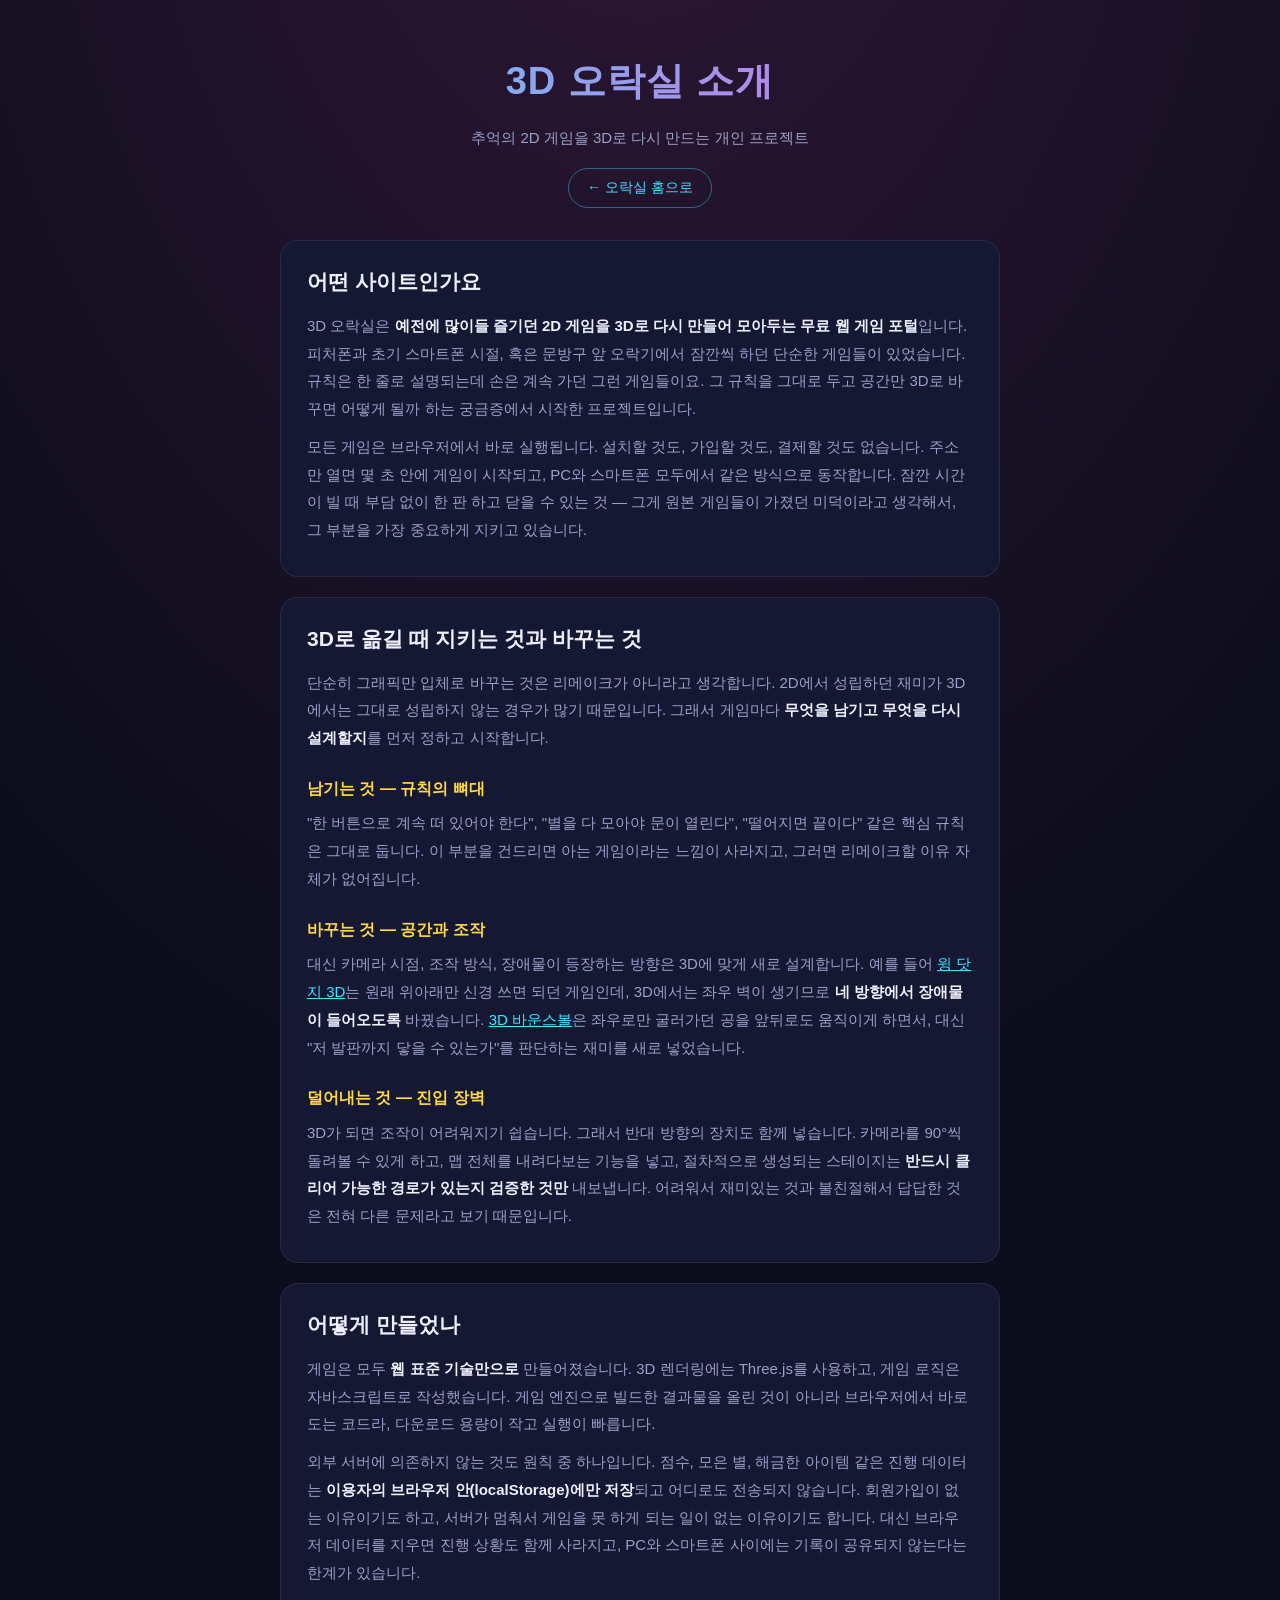
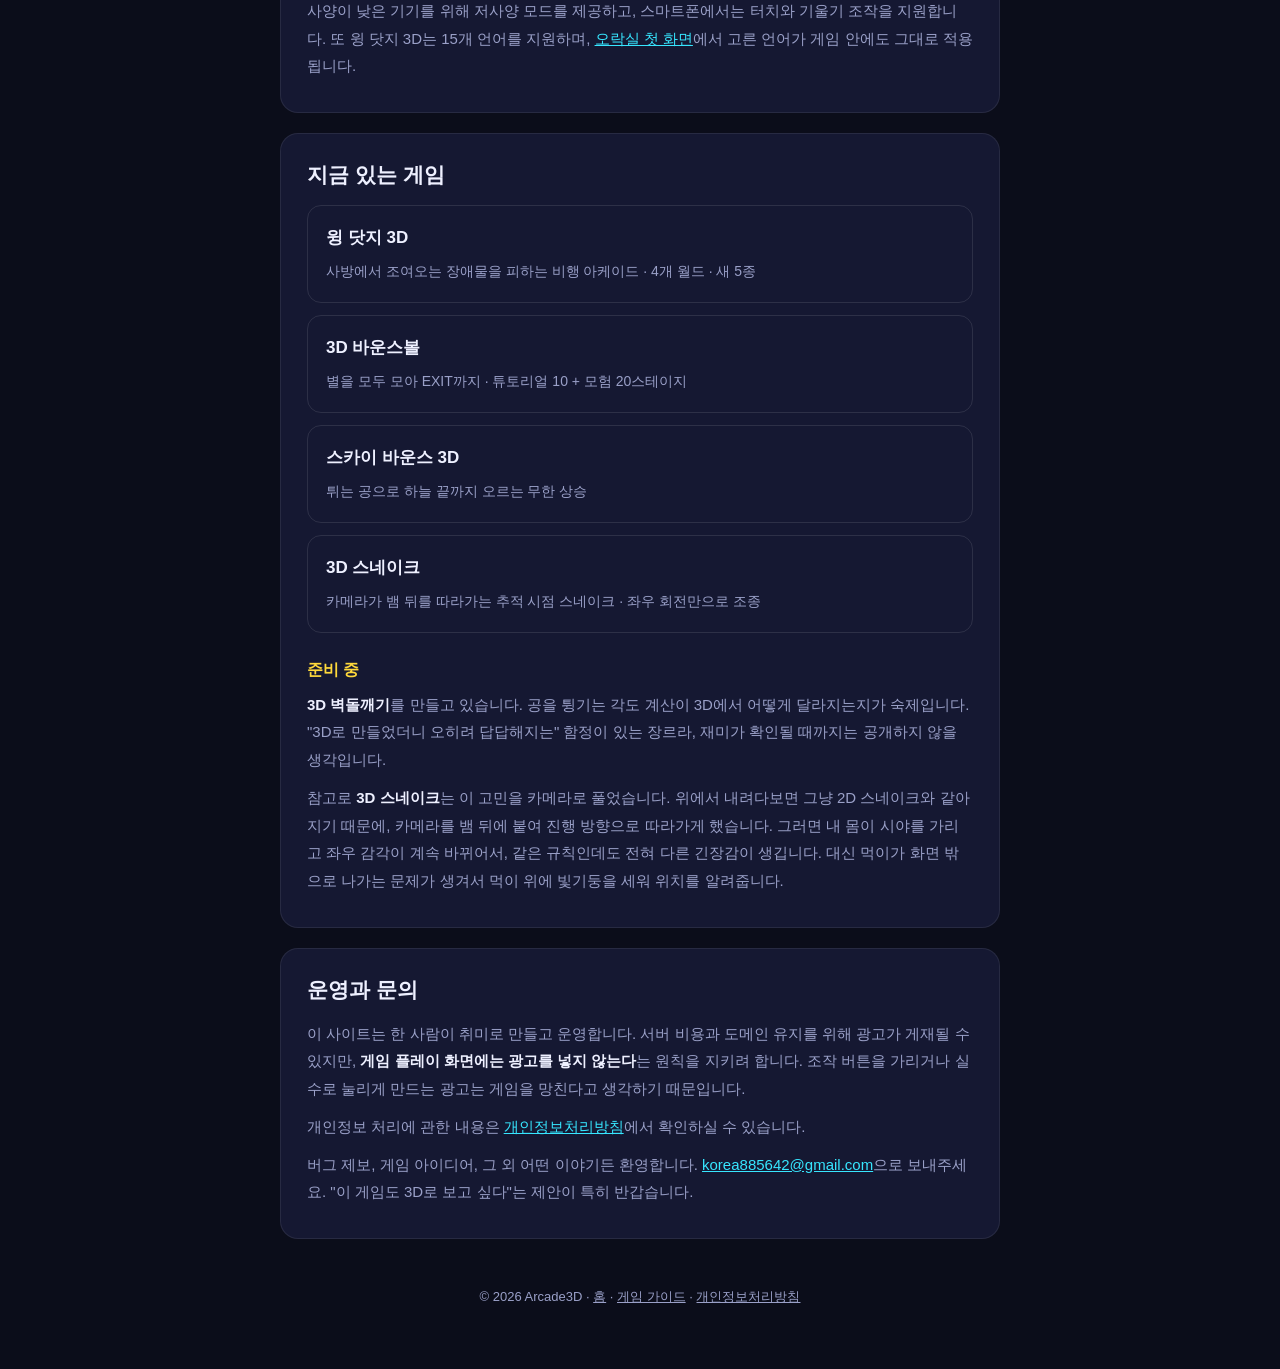
<file: about.html>
<!doctype html>
<html lang="ko">
<head>
<meta charset="utf-8">
<meta name="viewport" content="width=device-width, initial-scale=1">
<title>사이트 소개 — 2D 게임을 3D로 다시 만드는 이유 | 3D 오락실</title>
<meta name="description" content="3D 오락실이 어떤 사이트이고, 옛날 2D 게임을 3D로 리메이크할 때 무엇을 지키고 무엇을 바꾸는지, 어떤 기술로 만들었는지와 앞으로의 계획을 정리했습니다.">
<link rel="canonical" href="https://arcade3d.app/about.html">
<meta property="og:type" content="article">
<meta property="og:title" content="사이트 소개 — 2D 게임을 3D로 다시 만드는 이유">
<meta property="og:description" content="리메이크 원칙, 사용 기술, 앞으로의 계획.">
<meta property="og:url" content="https://arcade3d.app/about.html">
<meta name="twitter:card" content="summary_large_image">
<link rel="icon" href="games/wing-dodge-3d/icon-600.png">
<link rel="stylesheet" href="content.css">
<script async src="https://pagead2.googlesyndication.com/pagead/js/adsbygoogle.js?client=ca-pub-6240593008907807"
     crossorigin="anonymous"></script>
<!-- Google tag (gtag.js) -->
<script async src="https://www.googletagmanager.com/gtag/js?id=G-FQD6KVG3C0"></script>
<script>
  window.dataLayer = window.dataLayer || [];
  function gtag(){dataLayer.push(arguments);}
  gtag('js', new Date());
  gtag('config', 'G-FQD6KVG3C0');
</script>
</head>
<body>

<header class="page">
  <h1>3D 오락실 소개</h1>
  <div class="lead">추억의 2D 게임을 3D로 다시 만드는 개인 프로젝트</div>
  <div><a class="back" href="index.html">← 오락실 홈으로</a></div>
</header>

<main>

<section class="card">
  <h2>어떤 사이트인가요</h2>
  <p>3D 오락실은 <strong>예전에 많이들 즐기던 2D 게임을 3D로 다시 만들어 모아두는 무료 웹 게임 포털</strong>입니다.
  피처폰과 초기 스마트폰 시절, 혹은 문방구 앞 오락기에서 잠깐씩 하던 단순한 게임들이 있었습니다.
  규칙은 한 줄로 설명되는데 손은 계속 가던 그런 게임들이요. 그 규칙을 그대로 두고 공간만 3D로 바꾸면 어떻게 될까 하는 궁금증에서 시작한 프로젝트입니다.</p>
  <p>모든 게임은 브라우저에서 바로 실행됩니다. 설치할 것도, 가입할 것도, 결제할 것도 없습니다.
  주소만 열면 몇 초 안에 게임이 시작되고, PC와 스마트폰 모두에서 같은 방식으로 동작합니다.
  잠깐 시간이 빌 때 부담 없이 한 판 하고 닫을 수 있는 것 — 그게 원본 게임들이 가졌던 미덕이라고 생각해서, 그 부분을 가장 중요하게 지키고 있습니다.</p>
</section>

<section class="card">
  <h2>3D로 옮길 때 지키는 것과 바꾸는 것</h2>
  <p>단순히 그래픽만 입체로 바꾸는 것은 리메이크가 아니라고 생각합니다. 2D에서 성립하던 재미가 3D에서는 그대로 성립하지 않는 경우가 많기 때문입니다.
  그래서 게임마다 <strong>무엇을 남기고 무엇을 다시 설계할지</strong>를 먼저 정하고 시작합니다.</p>
  <h3>남기는 것 — 규칙의 뼈대</h3>
  <p>"한 버튼으로 계속 떠 있어야 한다", "별을 다 모아야 문이 열린다", "떨어지면 끝이다" 같은 핵심 규칙은 그대로 둡니다.
  이 부분을 건드리면 아는 게임이라는 느낌이 사라지고, 그러면 리메이크할 이유 자체가 없어집니다.</p>
  <h3>바꾸는 것 — 공간과 조작</h3>
  <p>대신 카메라 시점, 조작 방식, 장애물이 등장하는 방향은 3D에 맞게 새로 설계합니다.
  예를 들어 <a href="guide-wing-dodge-3d.html">윙 닷지 3D</a>는 원래 위아래만 신경 쓰면 되던 게임인데, 3D에서는 좌우 벽이 생기므로 <strong>네 방향에서 장애물이 들어오도록</strong> 바꿨습니다.
  <a href="guide-bounceball3d.html">3D 바운스볼</a>은 좌우로만 굴러가던 공을 앞뒤로도 움직이게 하면서, 대신 "저 발판까지 닿을 수 있는가"를 판단하는 재미를 새로 넣었습니다.</p>
  <h3>덜어내는 것 — 진입 장벽</h3>
  <p>3D가 되면 조작이 어려워지기 쉽습니다. 그래서 반대 방향의 장치도 함께 넣습니다.
  카메라를 90°씩 돌려볼 수 있게 하고, 맵 전체를 내려다보는 기능을 넣고, 절차적으로 생성되는 스테이지는 <strong>반드시 클리어 가능한 경로가 있는지 검증한 것만</strong> 내보냅니다.
  어려워서 재미있는 것과 불친절해서 답답한 것은 전혀 다른 문제라고 보기 때문입니다.</p>
</section>

<section class="card">
  <h2>어떻게 만들었나</h2>
  <p>게임은 모두 <strong>웹 표준 기술만으로</strong> 만들어졌습니다. 3D 렌더링에는 Three.js를 사용하고, 게임 로직은 자바스크립트로 작성했습니다.
  게임 엔진으로 빌드한 결과물을 올린 것이 아니라 브라우저에서 바로 도는 코드라, 다운로드 용량이 작고 실행이 빠릅니다.</p>
  <p>외부 서버에 의존하지 않는 것도 원칙 중 하나입니다. 점수, 모은 별, 해금한 아이템 같은 진행 데이터는 <strong>이용자의 브라우저 안(localStorage)에만 저장</strong>되고 어디로도 전송되지 않습니다.
  회원가입이 없는 이유이기도 하고, 서버가 멈춰서 게임을 못 하게 되는 일이 없는 이유이기도 합니다.
  대신 브라우저 데이터를 지우면 진행 상황도 함께 사라지고, PC와 스마트폰 사이에는 기록이 공유되지 않는다는 한계가 있습니다.</p>
  <p>사양이 낮은 기기를 위해 저사양 모드를 제공하고, 스마트폰에서는 터치와 기울기 조작을 지원합니다.
  또 윙 닷지 3D는 15개 언어를 지원하며, <a href="index.html">오락실 첫 화면</a>에서 고른 언어가 게임 안에도 그대로 적용됩니다.</p>
</section>

<section class="card">
  <h2>지금 있는 게임</h2>
  <div class="tocList">
    <a class="tocItem" href="guide-wing-dodge-3d.html"><b>윙 닷지 3D</b><span>사방에서 조여오는 장애물을 피하는 비행 아케이드 · 4개 월드 · 새 5종</span></a>
    <a class="tocItem" href="guide-bounceball3d.html"><b>3D 바운스볼</b><span>별을 모두 모아 EXIT까지 · 튜토리얼 10 + 모험 20스테이지</span></a>
    <a class="tocItem" href="guide-skybounce3d.html"><b>스카이 바운스 3D</b><span>튀는 공으로 하늘 끝까지 오르는 무한 상승</span></a>
    <a class="tocItem" href="guide-snake3d.html"><b>3D 스네이크</b><span>카메라가 뱀 뒤를 따라가는 추적 시점 스네이크 · 좌우 회전만으로 조종</span></a>
  </div>
  <h3>준비 중</h3>
  <p><strong>3D 벽돌깨기</strong>를 만들고 있습니다. 공을 튕기는 각도 계산이 3D에서 어떻게 달라지는지가 숙제입니다.
  "3D로 만들었더니 오히려 답답해지는" 함정이 있는 장르라, 재미가 확인될 때까지는 공개하지 않을 생각입니다.</p>
  <p>참고로 <strong>3D 스네이크</strong>는 이 고민을 카메라로 풀었습니다. 위에서 내려다보면 그냥 2D 스네이크와 같아지기 때문에,
  카메라를 뱀 뒤에 붙여 진행 방향으로 따라가게 했습니다. 그러면 내 몸이 시야를 가리고 좌우 감각이 계속 바뀌어서,
  같은 규칙인데도 전혀 다른 긴장감이 생깁니다. 대신 먹이가 화면 밖으로 나가는 문제가 생겨서 먹이 위에 빛기둥을 세워 위치를 알려줍니다.</p>
</section>

<section class="card">
  <h2>운영과 문의</h2>
  <p>이 사이트는 한 사람이 취미로 만들고 운영합니다. 서버 비용과 도메인 유지를 위해 광고가 게재될 수 있지만,
  <strong>게임 플레이 화면에는 광고를 넣지 않는다</strong>는 원칙을 지키려 합니다. 조작 버튼을 가리거나 실수로 눌리게 만드는 광고는 게임을 망친다고 생각하기 때문입니다.</p>
  <p>개인정보 처리에 관한 내용은 <a href="privacy.html">개인정보처리방침</a>에서 확인하실 수 있습니다.</p>
  <p>버그 제보, 게임 아이디어, 그 외 어떤 이야기든 환영합니다. <a href="mailto:korea885642@gmail.com">korea885642@gmail.com</a>으로 보내주세요.
  "이 게임도 3D로 보고 싶다"는 제안이 특히 반갑습니다.</p>
</section>

</main>

<footer>© 2026 Arcade3D · <a href="index.html">홈</a> · <a href="guides.html">게임 가이드</a> · <a href="privacy.html">개인정보처리방침</a></footer>

</body>
</html>
</file>
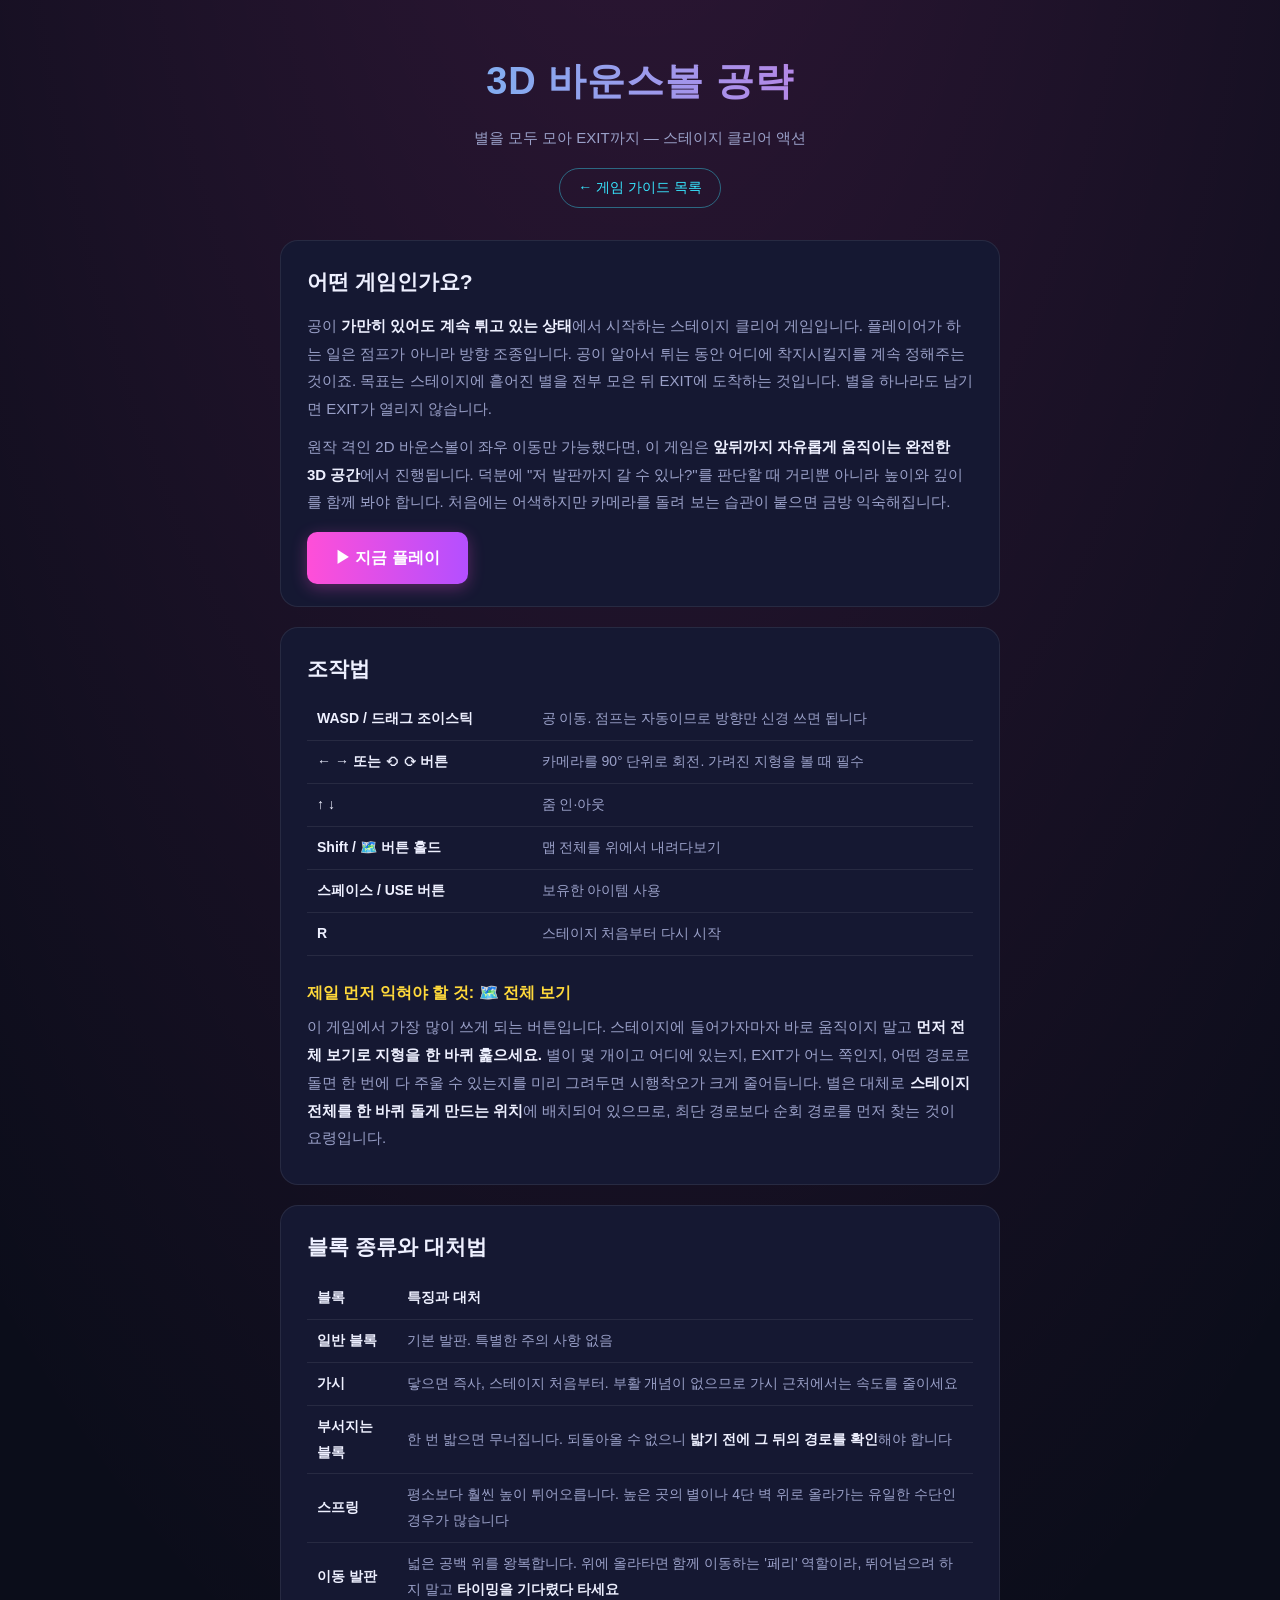
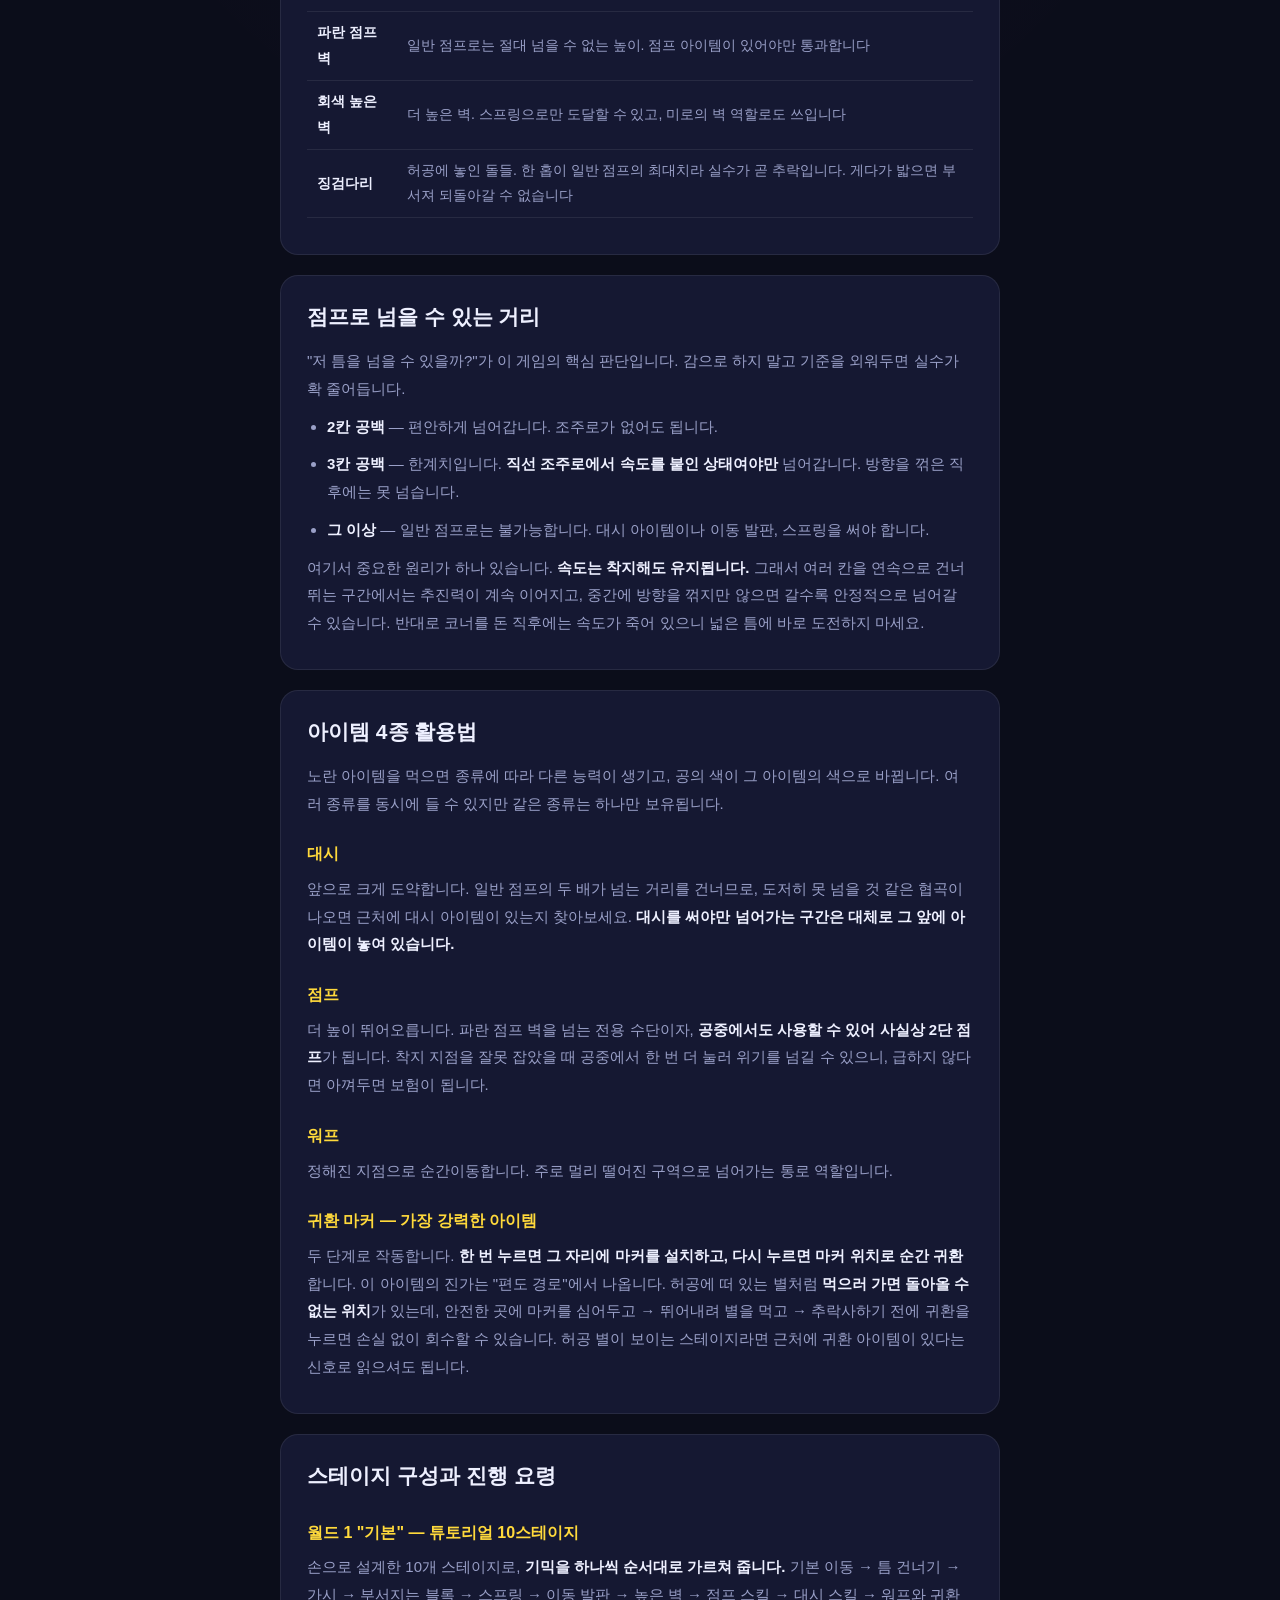
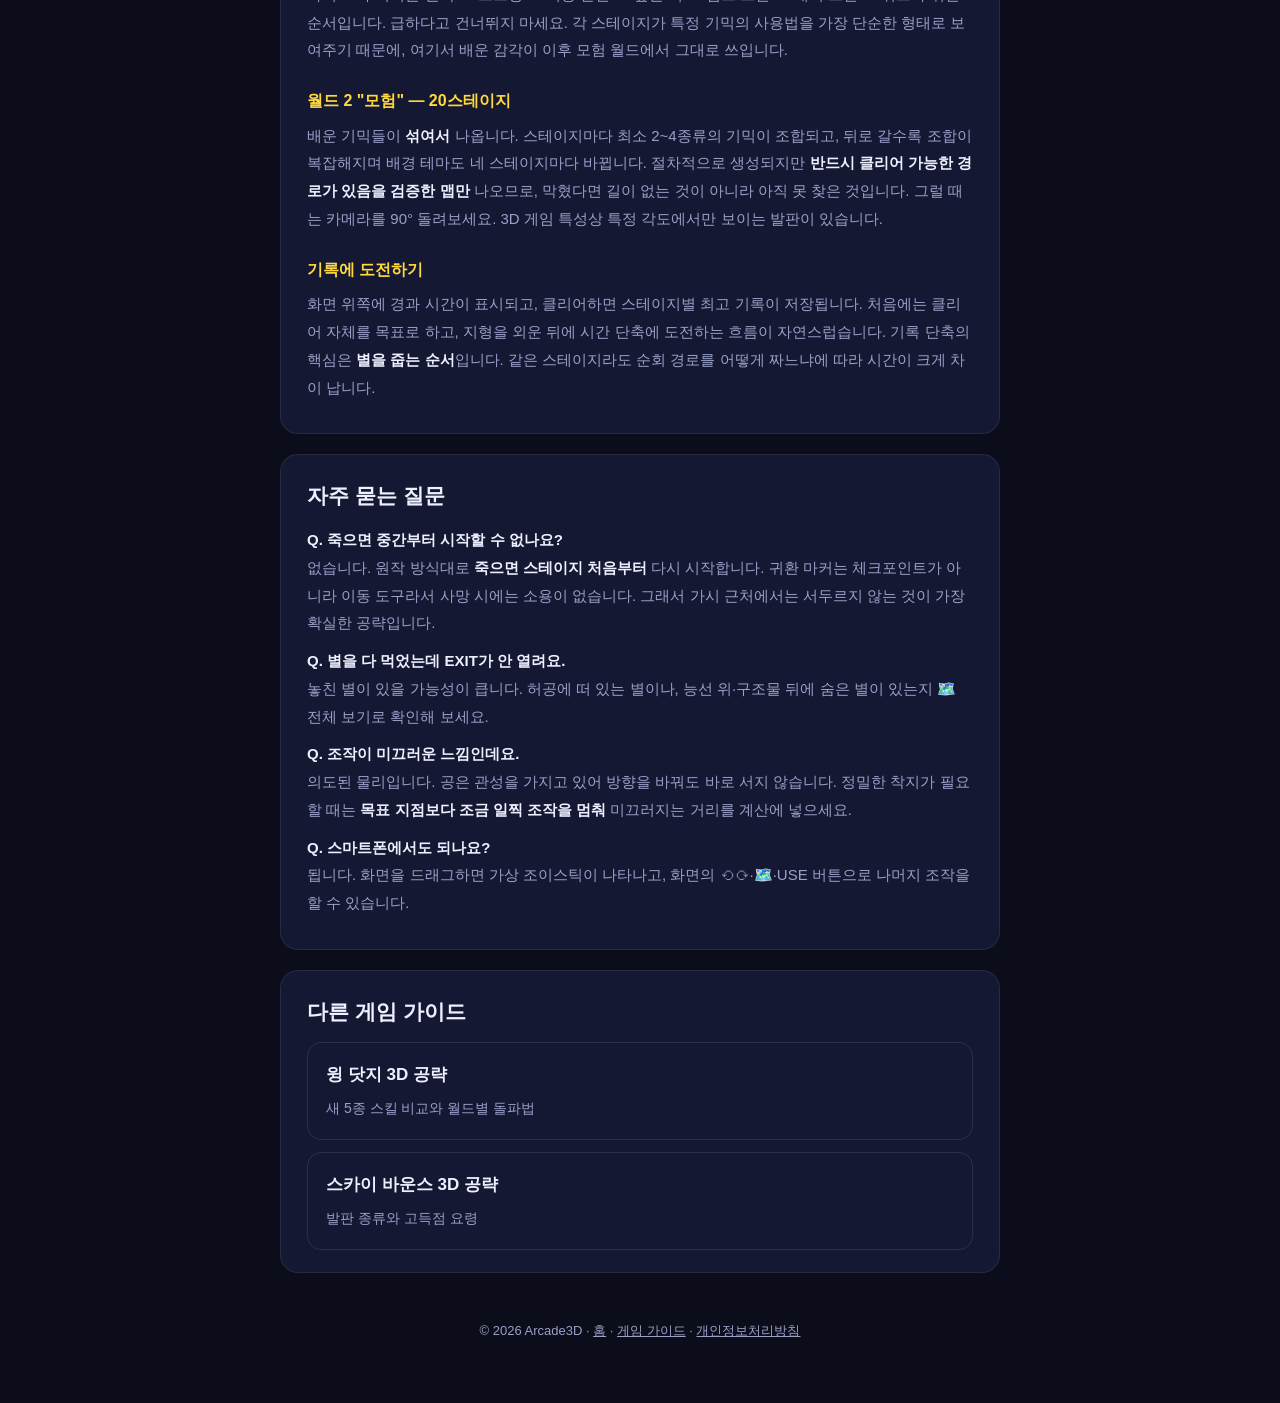
<file: guide-bounceball3d.html>
<!doctype html>
<html lang="ko">
<head>
<meta charset="utf-8">
<meta name="viewport" content="width=device-width, initial-scale=1">
<title>3D 바운스볼 공략 — 블록·아이템 전종류와 스테이지 돌파법 | 3D 오락실</title>
<meta name="description" content="3D 바운스볼의 조작법, 블록 종류별 대처법, 대시·점프·워프·귀환 아이템 활용법, 점프로 넘을 수 있는 거리, 튜토리얼과 모험 월드 공략을 정리했습니다.">
<link rel="canonical" href="https://arcade3d.app/guide-bounceball3d.html">
<meta property="og:type" content="article">
<meta property="og:title" content="3D 바운스볼 공략 — 블록·아이템 전종류와 돌파법">
<meta property="og:description" content="가시·스프링·징검다리부터 귀환 마커 활용까지, 스테이지를 여는 요령.">
<meta property="og:url" content="https://arcade3d.app/guide-bounceball3d.html">
<meta name="twitter:card" content="summary_large_image">
<link rel="icon" href="games/wing-dodge-3d/icon-600.png">
<link rel="stylesheet" href="content.css">
<script async src="https://pagead2.googlesyndication.com/pagead/js/adsbygoogle.js?client=ca-pub-6240593008907807"
     crossorigin="anonymous"></script>
<!-- Google tag (gtag.js) -->
<script async src="https://www.googletagmanager.com/gtag/js?id=G-FQD6KVG3C0"></script>
<script>
  window.dataLayer = window.dataLayer || [];
  function gtag(){dataLayer.push(arguments);}
  gtag('js', new Date());
  gtag('config', 'G-FQD6KVG3C0');
</script>
</head>
<body>

<header class="page">
  <h1>3D 바운스볼 공략</h1>
  <div class="lead">별을 모두 모아 EXIT까지 — 스테이지 클리어 액션</div>
  <div><a class="back" href="guides.html">← 게임 가이드 목록</a></div>
</header>

<main>

<section class="card">
  <h2>어떤 게임인가요?</h2>
  <p>공이 <strong>가만히 있어도 계속 튀고 있는 상태</strong>에서 시작하는 스테이지 클리어 게임입니다. 플레이어가 하는 일은 점프가 아니라 방향 조종입니다.
  공이 알아서 튀는 동안 어디에 착지시킬지를 계속 정해주는 것이죠. 목표는 스테이지에 흩어진 별을 전부 모은 뒤 EXIT에 도착하는 것입니다.
  별을 하나라도 남기면 EXIT가 열리지 않습니다.</p>
  <p>원작 격인 2D 바운스볼이 좌우 이동만 가능했다면, 이 게임은 <strong>앞뒤까지 자유롭게 움직이는 완전한 3D 공간</strong>에서 진행됩니다.
  덕분에 "저 발판까지 갈 수 있나?"를 판단할 때 거리뿐 아니라 높이와 깊이를 함께 봐야 합니다. 처음에는 어색하지만 카메라를 돌려 보는 습관이 붙으면 금방 익숙해집니다.</p>
  <a class="play" href="player.html?game=bounceball3d">▶ 지금 플레이</a>
</section>

<section class="card">
  <h2>조작법</h2>
  <table>
    <tr><th>WASD / 드래그 조이스틱</th><td>공 이동. 점프는 자동이므로 방향만 신경 쓰면 됩니다</td></tr>
    <tr><th>← → 또는 ⟲ ⟳ 버튼</th><td>카메라를 90° 단위로 회전. 가려진 지형을 볼 때 필수</td></tr>
    <tr><th>↑ ↓</th><td>줌 인·아웃</td></tr>
    <tr><th>Shift / 🗺️ 버튼 홀드</th><td>맵 전체를 위에서 내려다보기</td></tr>
    <tr><th>스페이스 / USE 버튼</th><td>보유한 아이템 사용</td></tr>
    <tr><th>R</th><td>스테이지 처음부터 다시 시작</td></tr>
  </table>
  <h3>제일 먼저 익혀야 할 것: 🗺️ 전체 보기</h3>
  <p>이 게임에서 가장 많이 쓰게 되는 버튼입니다. 스테이지에 들어가자마자 바로 움직이지 말고 <strong>먼저 전체 보기로 지형을 한 바퀴 훑으세요.</strong>
  별이 몇 개이고 어디에 있는지, EXIT가 어느 쪽인지, 어떤 경로로 돌면 한 번에 다 주울 수 있는지를 미리 그려두면 시행착오가 크게 줄어듭니다.
  별은 대체로 <strong>스테이지 전체를 한 바퀴 돌게 만드는 위치</strong>에 배치되어 있으므로, 최단 경로보다 순회 경로를 먼저 찾는 것이 요령입니다.</p>
</section>

<section class="card">
  <h2>블록 종류와 대처법</h2>
  <table>
    <tr><th>블록</th><th>특징과 대처</th></tr>
    <tr><td><strong>일반 블록</strong></td><td>기본 발판. 특별한 주의 사항 없음</td></tr>
    <tr><td><strong>가시</strong></td><td>닿으면 즉사, 스테이지 처음부터. 부활 개념이 없으므로 가시 근처에서는 속도를 줄이세요</td></tr>
    <tr><td><strong>부서지는 블록</strong></td><td>한 번 밟으면 무너집니다. 되돌아올 수 없으니 <strong>밟기 전에 그 뒤의 경로를 확인</strong>해야 합니다</td></tr>
    <tr><td><strong>스프링</strong></td><td>평소보다 훨씬 높이 튀어오릅니다. 높은 곳의 별이나 4단 벽 위로 올라가는 유일한 수단인 경우가 많습니다</td></tr>
    <tr><td><strong>이동 발판</strong></td><td>넓은 공백 위를 왕복합니다. 위에 올라타면 함께 이동하는 '페리' 역할이라, 뛰어넘으려 하지 말고 <strong>타이밍을 기다렸다 타세요</strong></td></tr>
    <tr><td><strong>파란 점프 벽</strong></td><td>일반 점프로는 절대 넘을 수 없는 높이. 점프 아이템이 있어야만 통과합니다</td></tr>
    <tr><td><strong>회색 높은 벽</strong></td><td>더 높은 벽. 스프링으로만 도달할 수 있고, 미로의 벽 역할로도 쓰입니다</td></tr>
    <tr><td><strong>징검다리</strong></td><td>허공에 놓인 돌들. 한 홉이 일반 점프의 최대치라 실수가 곧 추락입니다. 게다가 밟으면 부서져 되돌아갈 수 없습니다</td></tr>
  </table>
</section>

<section class="card">
  <h2>점프로 넘을 수 있는 거리</h2>
  <p>"저 틈을 넘을 수 있을까?"가 이 게임의 핵심 판단입니다. 감으로 하지 말고 기준을 외워두면 실수가 확 줄어듭니다.</p>
  <ul>
    <li><strong>2칸 공백</strong> — 편안하게 넘어갑니다. 조주로가 없어도 됩니다.</li>
    <li><strong>3칸 공백</strong> — 한계치입니다. <strong>직선 조주로에서 속도를 붙인 상태여야만</strong> 넘어갑니다. 방향을 꺾은 직후에는 못 넘습니다.</li>
    <li><strong>그 이상</strong> — 일반 점프로는 불가능합니다. 대시 아이템이나 이동 발판, 스프링을 써야 합니다.</li>
  </ul>
  <p>여기서 중요한 원리가 하나 있습니다. <strong>속도는 착지해도 유지됩니다.</strong> 그래서 여러 칸을 연속으로 건너뛰는 구간에서는 추진력이 계속 이어지고,
  중간에 방향을 꺾지만 않으면 갈수록 안정적으로 넘어갈 수 있습니다. 반대로 코너를 돈 직후에는 속도가 죽어 있으니 넓은 틈에 바로 도전하지 마세요.</p>
</section>

<section class="card">
  <h2>아이템 4종 활용법</h2>
  <p>노란 아이템을 먹으면 종류에 따라 다른 능력이 생기고, 공의 색이 그 아이템의 색으로 바뀝니다. 여러 종류를 동시에 들 수 있지만 같은 종류는 하나만 보유됩니다.</p>
  <h3>대시</h3>
  <p>앞으로 크게 도약합니다. 일반 점프의 두 배가 넘는 거리를 건너므로, 도저히 못 넘을 것 같은 협곡이 나오면 근처에 대시 아이템이 있는지 찾아보세요.
  <strong>대시를 써야만 넘어가는 구간은 대체로 그 앞에 아이템이 놓여 있습니다.</strong></p>
  <h3>점프</h3>
  <p>더 높이 뛰어오릅니다. 파란 점프 벽을 넘는 전용 수단이자, <strong>공중에서도 사용할 수 있어 사실상 2단 점프</strong>가 됩니다.
  착지 지점을 잘못 잡았을 때 공중에서 한 번 더 눌러 위기를 넘길 수 있으니, 급하지 않다면 아껴두면 보험이 됩니다.</p>
  <h3>워프</h3>
  <p>정해진 지점으로 순간이동합니다. 주로 멀리 떨어진 구역으로 넘어가는 통로 역할입니다.</p>
  <h3>귀환 마커 — 가장 강력한 아이템</h3>
  <p>두 단계로 작동합니다. <strong>한 번 누르면 그 자리에 마커를 설치하고, 다시 누르면 마커 위치로 순간 귀환</strong>합니다.
  이 아이템의 진가는 "편도 경로"에서 나옵니다. 허공에 떠 있는 별처럼 <strong>먹으러 가면 돌아올 수 없는 위치</strong>가 있는데,
  안전한 곳에 마커를 심어두고 → 뛰어내려 별을 먹고 → 추락사하기 전에 귀환을 누르면 손실 없이 회수할 수 있습니다.
  허공 별이 보이는 스테이지라면 근처에 귀환 아이템이 있다는 신호로 읽으셔도 됩니다.</p>
</section>

<section class="card">
  <h2>스테이지 구성과 진행 요령</h2>
  <h3>월드 1 "기본" — 튜토리얼 10스테이지</h3>
  <p>손으로 설계한 10개 스테이지로, <strong>기믹을 하나씩 순서대로 가르쳐 줍니다.</strong>
  기본 이동 → 틈 건너기 → 가시 → 부서지는 블록 → 스프링 → 이동 발판 → 높은 벽 → 점프 스킬 → 대시 스킬 → 워프와 귀환 순서입니다.
  급하다고 건너뛰지 마세요. 각 스테이지가 특정 기믹의 사용법을 가장 단순한 형태로 보여주기 때문에, 여기서 배운 감각이 이후 모험 월드에서 그대로 쓰입니다.</p>
  <h3>월드 2 "모험" — 20스테이지</h3>
  <p>배운 기믹들이 <strong>섞여서</strong> 나옵니다. 스테이지마다 최소 2~4종류의 기믹이 조합되고, 뒤로 갈수록 조합이 복잡해지며 배경 테마도 네 스테이지마다 바뀝니다.
  절차적으로 생성되지만 <strong>반드시 클리어 가능한 경로가 있음을 검증한 맵만</strong> 나오므로, 막혔다면 길이 없는 것이 아니라 아직 못 찾은 것입니다.
  그럴 때는 카메라를 90° 돌려보세요. 3D 게임 특성상 특정 각도에서만 보이는 발판이 있습니다.</p>
  <h3>기록에 도전하기</h3>
  <p>화면 위쪽에 경과 시간이 표시되고, 클리어하면 스테이지별 최고 기록이 저장됩니다.
  처음에는 클리어 자체를 목표로 하고, 지형을 외운 뒤에 시간 단축에 도전하는 흐름이 자연스럽습니다.
  기록 단축의 핵심은 <strong>별을 줍는 순서</strong>입니다. 같은 스테이지라도 순회 경로를 어떻게 짜느냐에 따라 시간이 크게 차이 납니다.</p>
</section>

<section class="card">
  <h2>자주 묻는 질문</h2>
  <p><strong>Q. 죽으면 중간부터 시작할 수 없나요?</strong><br>
  없습니다. 원작 방식대로 <strong>죽으면 스테이지 처음부터</strong> 다시 시작합니다. 귀환 마커는 체크포인트가 아니라 이동 도구라서 사망 시에는 소용이 없습니다.
  그래서 가시 근처에서는 서두르지 않는 것이 가장 확실한 공략입니다.</p>
  <p><strong>Q. 별을 다 먹었는데 EXIT가 안 열려요.</strong><br>
  놓친 별이 있을 가능성이 큽니다. 허공에 떠 있는 별이나, 능선 위·구조물 뒤에 숨은 별이 있는지 🗺️ 전체 보기로 확인해 보세요.</p>
  <p><strong>Q. 조작이 미끄러운 느낌인데요.</strong><br>
  의도된 물리입니다. 공은 관성을 가지고 있어 방향을 바꿔도 바로 서지 않습니다. 정밀한 착지가 필요할 때는 <strong>목표 지점보다 조금 일찍 조작을 멈춰</strong> 미끄러지는 거리를 계산에 넣으세요.</p>
  <p><strong>Q. 스마트폰에서도 되나요?</strong><br>
  됩니다. 화면을 드래그하면 가상 조이스틱이 나타나고, 화면의 ⟲⟳·🗺️·USE 버튼으로 나머지 조작을 할 수 있습니다.</p>
</section>

<section class="card">
  <h2>다른 게임 가이드</h2>
  <div class="tocList">
    <a class="tocItem" href="guide-wing-dodge-3d.html"><b>윙 닷지 3D 공략</b><span>새 5종 스킬 비교와 월드별 돌파법</span></a>
    <a class="tocItem" href="guide-skybounce3d.html"><b>스카이 바운스 3D 공략</b><span>발판 종류와 고득점 요령</span></a>
  </div>
</section>

</main>

<footer>© 2026 Arcade3D · <a href="index.html">홈</a> · <a href="guides.html">게임 가이드</a> · <a href="privacy.html">개인정보처리방침</a></footer>

</body>
</html>
</file>
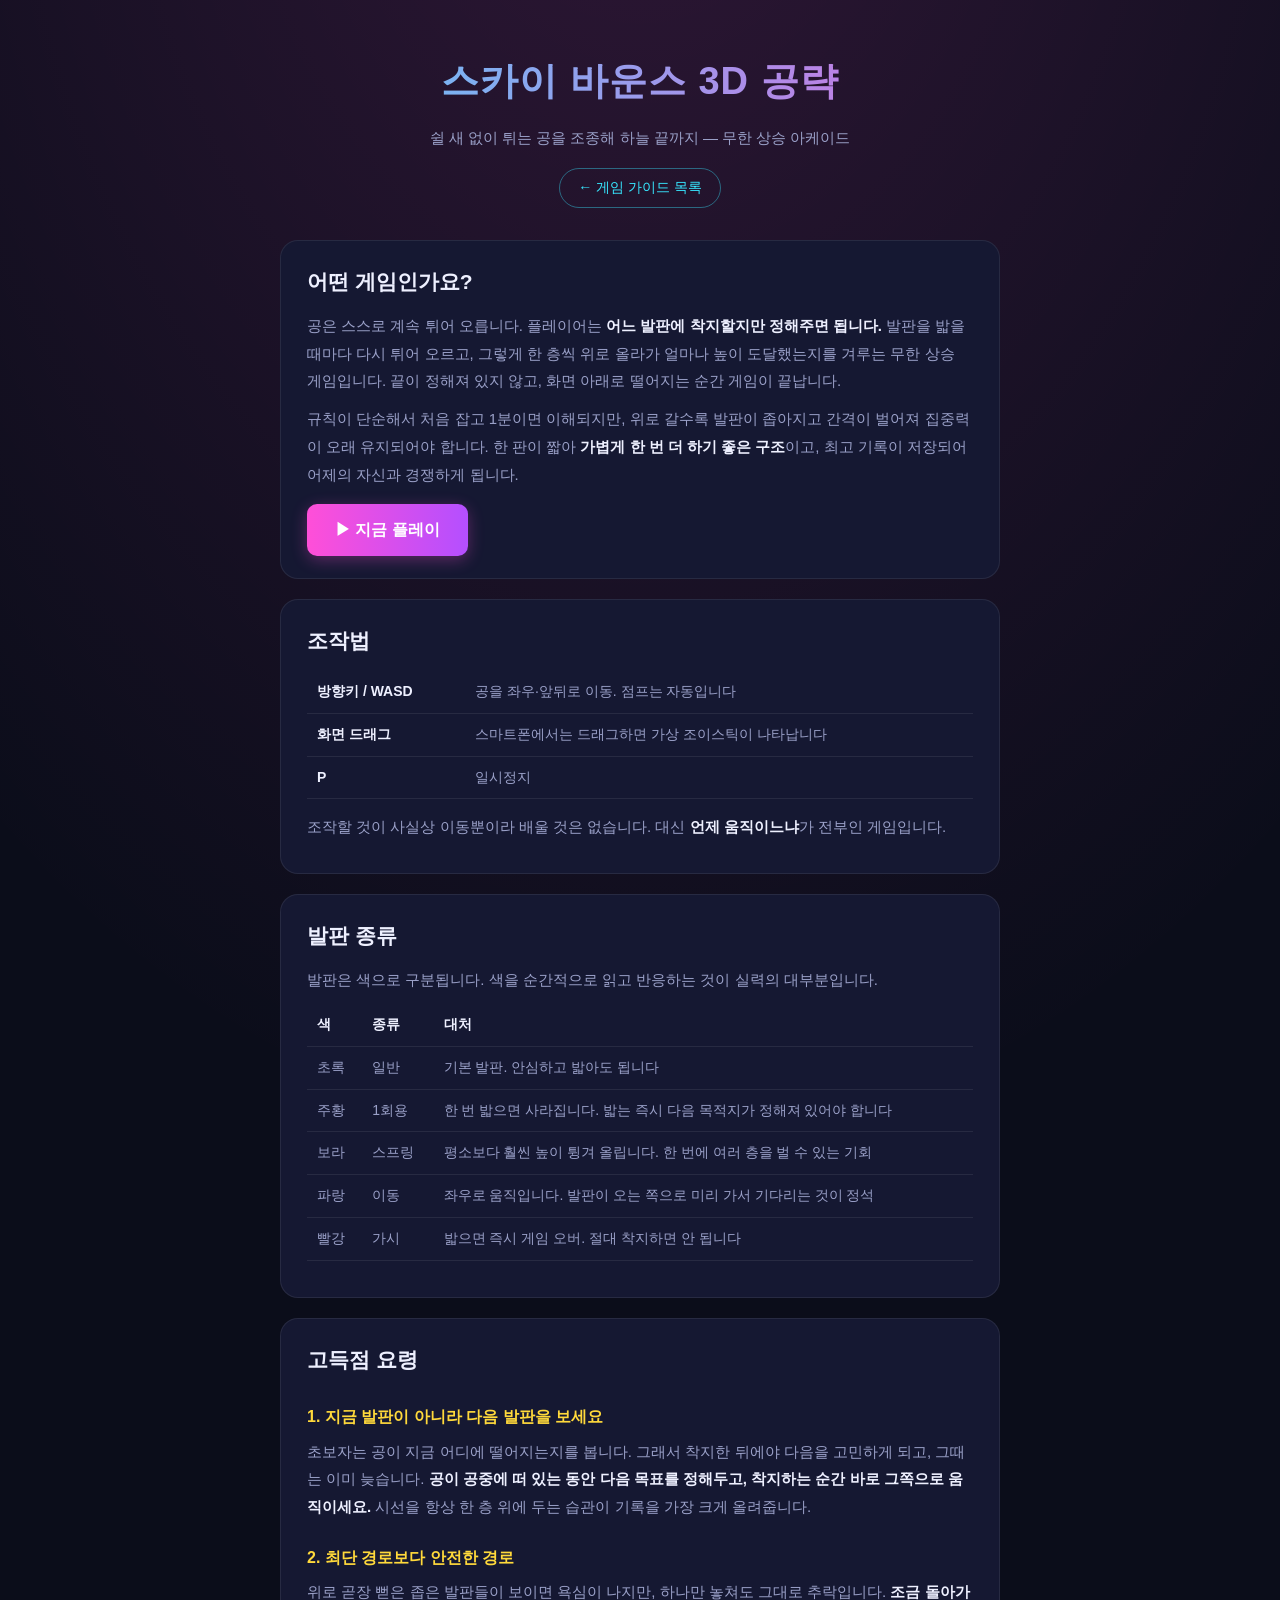
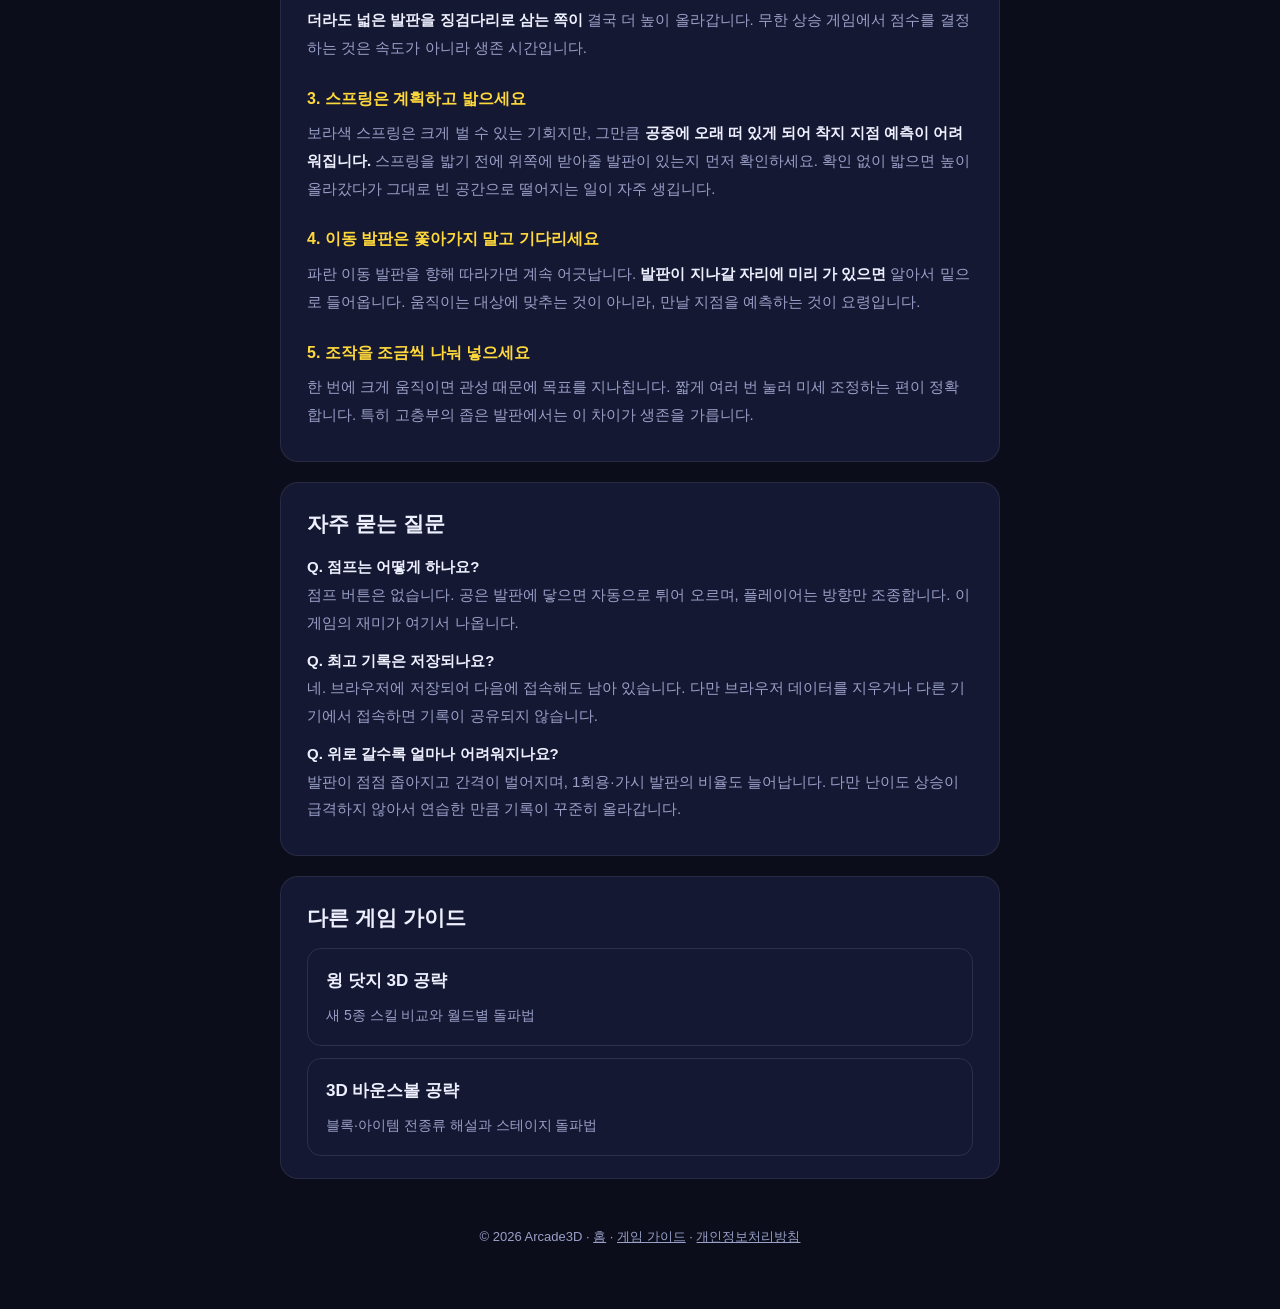
<file: guide-skybounce3d.html>
<!doctype html>
<html lang="ko">
<head>
<meta charset="utf-8">
<meta name="viewport" content="width=device-width, initial-scale=1">
<title>스카이 바운스 3D 공략 — 발판 종류와 고득점 요령 | 3D 오락실</title>
<meta name="description" content="스카이 바운스 3D의 조작법, 일반·1회용·스프링·이동·가시 발판 구분법, 높이 올라갈수록 달라지는 난이도 대응과 최고 기록을 늘리는 요령을 정리했습니다.">
<link rel="canonical" href="https://arcade3d.app/guide-skybounce3d.html">
<meta property="og:type" content="article">
<meta property="og:title" content="스카이 바운스 3D 공략 — 발판 종류와 고득점 요령">
<meta property="og:description" content="튀는 공으로 하늘 끝까지 오르는 요령을 정리했습니다.">
<meta property="og:url" content="https://arcade3d.app/guide-skybounce3d.html">
<meta name="twitter:card" content="summary_large_image">
<link rel="icon" href="games/wing-dodge-3d/icon-600.png">
<link rel="stylesheet" href="content.css">
<script async src="https://pagead2.googlesyndication.com/pagead/js/adsbygoogle.js?client=ca-pub-6240593008907807"
     crossorigin="anonymous"></script>
<!-- Google tag (gtag.js) -->
<script async src="https://www.googletagmanager.com/gtag/js?id=G-FQD6KVG3C0"></script>
<script>
  window.dataLayer = window.dataLayer || [];
  function gtag(){dataLayer.push(arguments);}
  gtag('js', new Date());
  gtag('config', 'G-FQD6KVG3C0');
</script>
</head>
<body>

<header class="page">
  <h1>스카이 바운스 3D 공략</h1>
  <div class="lead">쉴 새 없이 튀는 공을 조종해 하늘 끝까지 — 무한 상승 아케이드</div>
  <div><a class="back" href="guides.html">← 게임 가이드 목록</a></div>
</header>

<main>

<section class="card">
  <h2>어떤 게임인가요?</h2>
  <p>공은 스스로 계속 튀어 오릅니다. 플레이어는 <strong>어느 발판에 착지할지만 정해주면 됩니다.</strong>
  발판을 밟을 때마다 다시 튀어 오르고, 그렇게 한 층씩 위로 올라가 얼마나 높이 도달했는지를 겨루는 무한 상승 게임입니다.
  끝이 정해져 있지 않고, 화면 아래로 떨어지는 순간 게임이 끝납니다.</p>
  <p>규칙이 단순해서 처음 잡고 1분이면 이해되지만, 위로 갈수록 발판이 좁아지고 간격이 벌어져 집중력이 오래 유지되어야 합니다.
  한 판이 짧아 <strong>가볍게 한 번 더 하기 좋은 구조</strong>이고, 최고 기록이 저장되어 어제의 자신과 경쟁하게 됩니다.</p>
  <a class="play" href="player.html?game=skybounce3d">▶ 지금 플레이</a>
</section>

<section class="card">
  <h2>조작법</h2>
  <table>
    <tr><th>방향키 / WASD</th><td>공을 좌우·앞뒤로 이동. 점프는 자동입니다</td></tr>
    <tr><th>화면 드래그</th><td>스마트폰에서는 드래그하면 가상 조이스틱이 나타납니다</td></tr>
    <tr><th>P</th><td>일시정지</td></tr>
  </table>
  <p>조작할 것이 사실상 이동뿐이라 배울 것은 없습니다. 대신 <strong>언제 움직이느냐</strong>가 전부인 게임입니다.</p>
</section>

<section class="card">
  <h2>발판 종류</h2>
  <p>발판은 색으로 구분됩니다. 색을 순간적으로 읽고 반응하는 것이 실력의 대부분입니다.</p>
  <table>
    <tr><th>색</th><th>종류</th><th>대처</th></tr>
    <tr><td>초록</td><td>일반</td><td>기본 발판. 안심하고 밟아도 됩니다</td></tr>
    <tr><td>주황</td><td>1회용</td><td>한 번 밟으면 사라집니다. 밟는 즉시 다음 목적지가 정해져 있어야 합니다</td></tr>
    <tr><td>보라</td><td>스프링</td><td>평소보다 훨씬 높이 튕겨 올립니다. 한 번에 여러 층을 벌 수 있는 기회</td></tr>
    <tr><td>파랑</td><td>이동</td><td>좌우로 움직입니다. 발판이 오는 쪽으로 미리 가서 기다리는 것이 정석</td></tr>
    <tr><td>빨강</td><td>가시</td><td>밟으면 즉시 게임 오버. 절대 착지하면 안 됩니다</td></tr>
  </table>
</section>

<section class="card">
  <h2>고득점 요령</h2>
  <h3>1. 지금 발판이 아니라 다음 발판을 보세요</h3>
  <p>초보자는 공이 지금 어디에 떨어지는지를 봅니다. 그래서 착지한 뒤에야 다음을 고민하게 되고, 그때는 이미 늦습니다.
  <strong>공이 공중에 떠 있는 동안 다음 목표를 정해두고, 착지하는 순간 바로 그쪽으로 움직이세요.</strong>
  시선을 항상 한 층 위에 두는 습관이 기록을 가장 크게 올려줍니다.</p>
  <h3>2. 최단 경로보다 안전한 경로</h3>
  <p>위로 곧장 뻗은 좁은 발판들이 보이면 욕심이 나지만, 하나만 놓쳐도 그대로 추락입니다.
  <strong>조금 돌아가더라도 넓은 발판을 징검다리로 삼는 쪽이</strong> 결국 더 높이 올라갑니다.
  무한 상승 게임에서 점수를 결정하는 것은 속도가 아니라 생존 시간입니다.</p>
  <h3>3. 스프링은 계획하고 밟으세요</h3>
  <p>보라색 스프링은 크게 벌 수 있는 기회지만, 그만큼 <strong>공중에 오래 떠 있게 되어 착지 지점 예측이 어려워집니다.</strong>
  스프링을 밟기 전에 위쪽에 받아줄 발판이 있는지 먼저 확인하세요. 확인 없이 밟으면 높이 올라갔다가 그대로 빈 공간으로 떨어지는 일이 자주 생깁니다.</p>
  <h3>4. 이동 발판은 쫓아가지 말고 기다리세요</h3>
  <p>파란 이동 발판을 향해 따라가면 계속 어긋납니다. <strong>발판이 지나갈 자리에 미리 가 있으면</strong> 알아서 밑으로 들어옵니다.
  움직이는 대상에 맞추는 것이 아니라, 만날 지점을 예측하는 것이 요령입니다.</p>
  <h3>5. 조작을 조금씩 나눠 넣으세요</h3>
  <p>한 번에 크게 움직이면 관성 때문에 목표를 지나칩니다. 짧게 여러 번 눌러 미세 조정하는 편이 정확합니다.
  특히 고층부의 좁은 발판에서는 이 차이가 생존을 가릅니다.</p>
</section>

<section class="card">
  <h2>자주 묻는 질문</h2>
  <p><strong>Q. 점프는 어떻게 하나요?</strong><br>
  점프 버튼은 없습니다. 공은 발판에 닿으면 자동으로 튀어 오르며, 플레이어는 방향만 조종합니다. 이 게임의 재미가 여기서 나옵니다.</p>
  <p><strong>Q. 최고 기록은 저장되나요?</strong><br>
  네. 브라우저에 저장되어 다음에 접속해도 남아 있습니다. 다만 브라우저 데이터를 지우거나 다른 기기에서 접속하면 기록이 공유되지 않습니다.</p>
  <p><strong>Q. 위로 갈수록 얼마나 어려워지나요?</strong><br>
  발판이 점점 좁아지고 간격이 벌어지며, 1회용·가시 발판의 비율도 늘어납니다. 다만 난이도 상승이 급격하지 않아서 연습한 만큼 기록이 꾸준히 올라갑니다.</p>
</section>

<section class="card">
  <h2>다른 게임 가이드</h2>
  <div class="tocList">
    <a class="tocItem" href="guide-wing-dodge-3d.html"><b>윙 닷지 3D 공략</b><span>새 5종 스킬 비교와 월드별 돌파법</span></a>
    <a class="tocItem" href="guide-bounceball3d.html"><b>3D 바운스볼 공략</b><span>블록·아이템 전종류 해설과 스테이지 돌파법</span></a>
  </div>
</section>

</main>

<footer>© 2026 Arcade3D · <a href="index.html">홈</a> · <a href="guides.html">게임 가이드</a> · <a href="privacy.html">개인정보처리방침</a></footer>

</body>
</html>
</file>
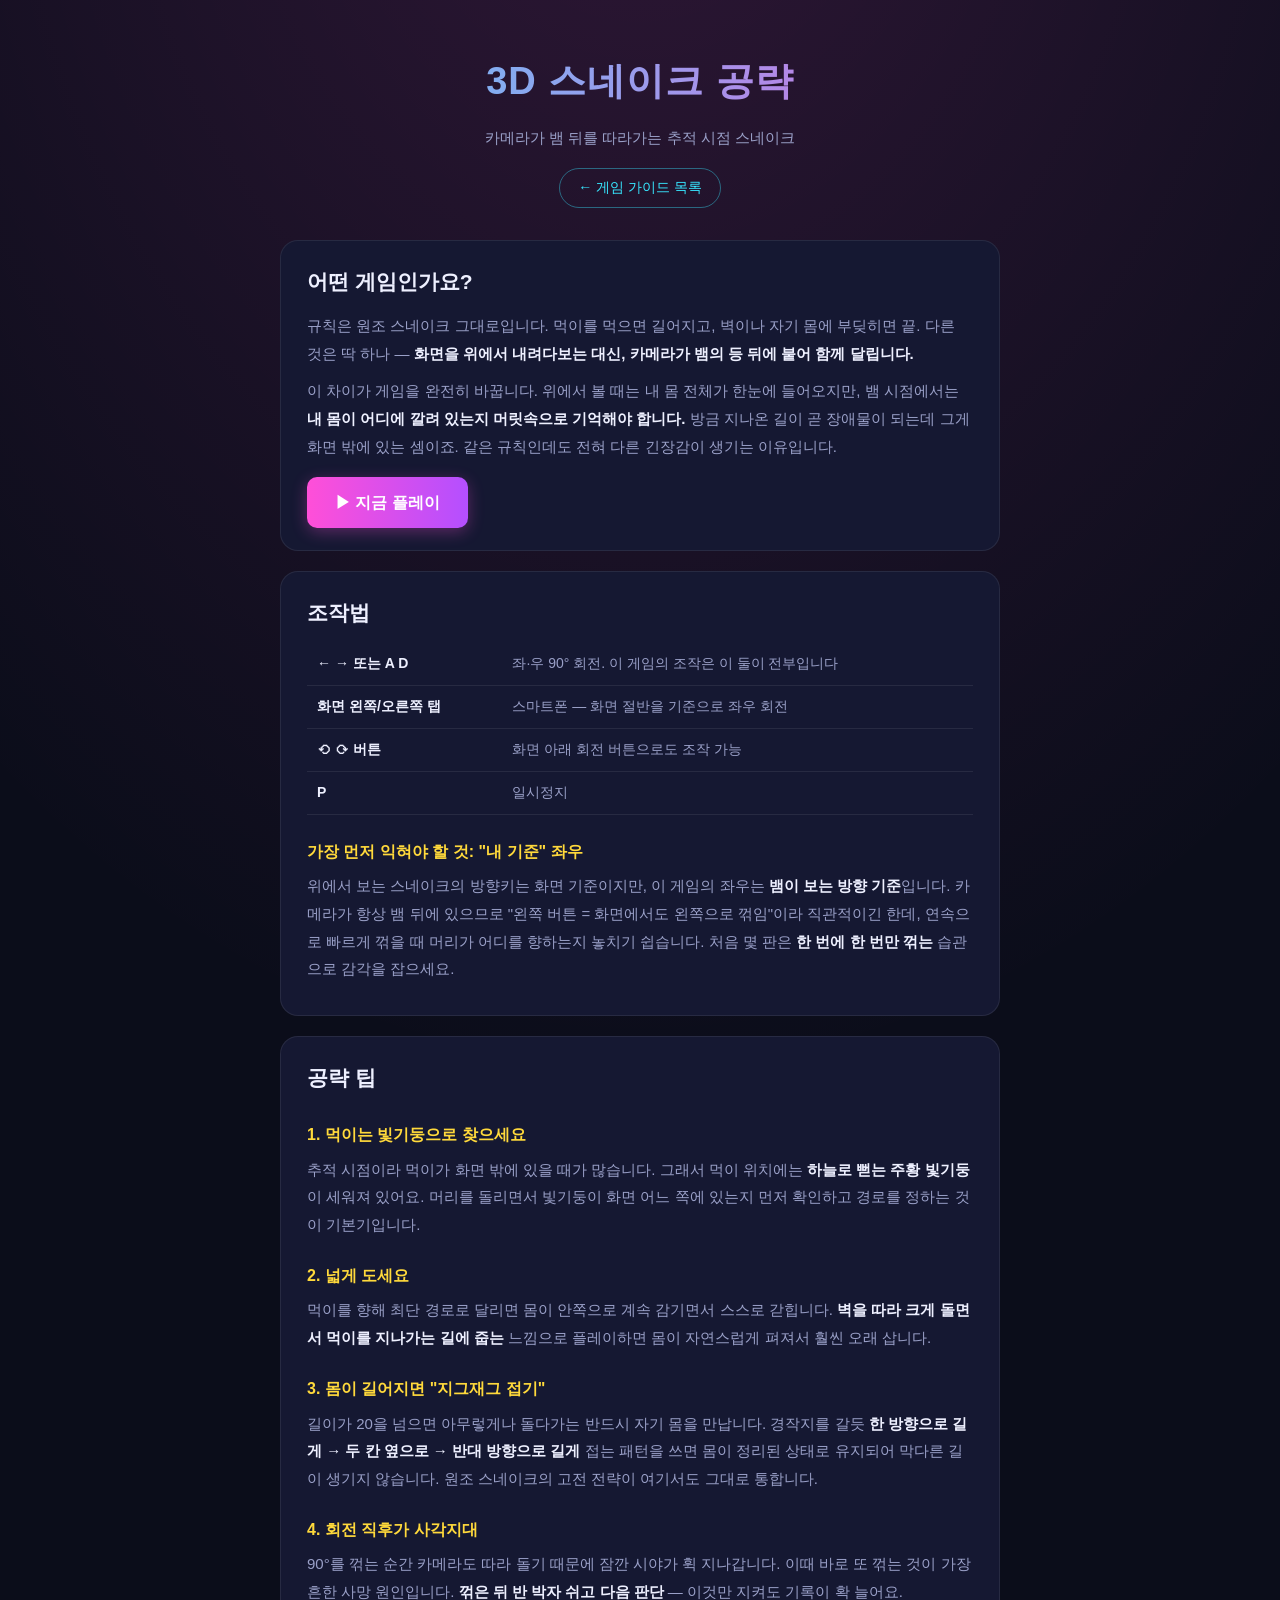
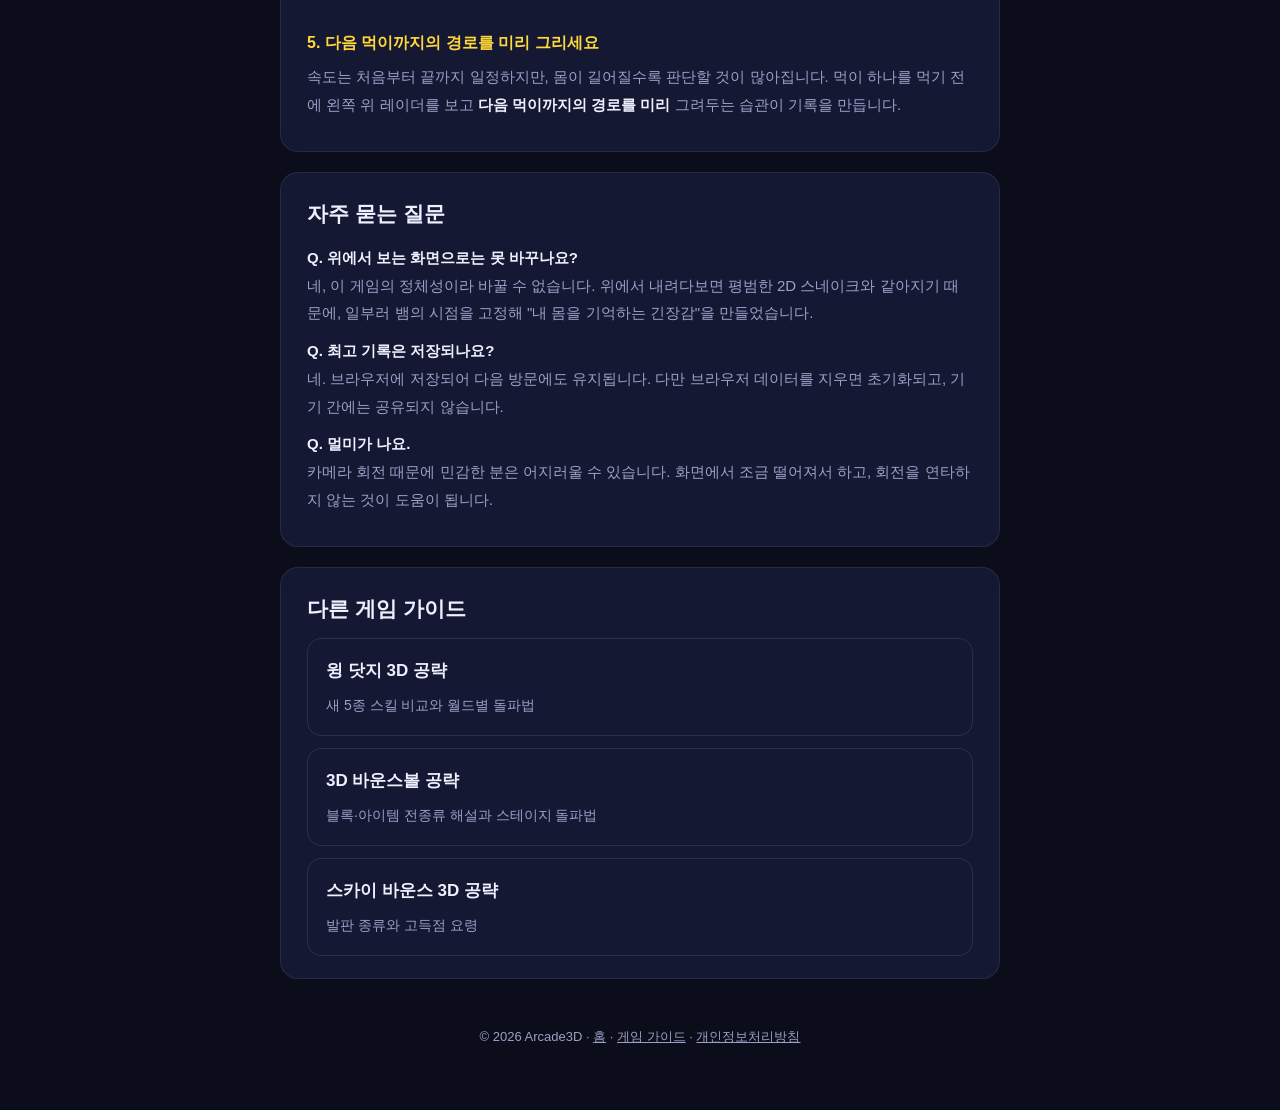
<file: guide-snake3d.html>
<!doctype html>
<html lang="ko">
<head>
<meta charset="utf-8">
<meta name="viewport" content="width=device-width, initial-scale=1">
<title>3D 스네이크 공략 — 뱀 시점에 적응하는 법 | 3D 오락실</title>
<meta name="description" content="카메라가 뱀 뒤를 따라가는 3D 스네이크의 조작법과 공략. 회전 감각 익히기, 빛기둥으로 먹이 찾기, 긴 몸을 안전하게 접는 요령을 정리했습니다.">
<link rel="canonical" href="https://arcade3d.app/guide-snake3d.html">
<meta property="og:type" content="article">
<meta property="og:title" content="3D 스네이크 공략 — 뱀 시점에 적응하는 법">
<meta property="og:description" content="추적 카메라 스네이크의 조작법과 고득점 요령.">
<meta property="og:url" content="https://arcade3d.app/guide-snake3d.html">
<meta name="twitter:card" content="summary_large_image">
<link rel="icon" href="games/wing-dodge-3d/icon-600.png">
<link rel="stylesheet" href="content.css">
<script async src="https://pagead2.googlesyndication.com/pagead/js/adsbygoogle.js?client=ca-pub-6240593008907807"
     crossorigin="anonymous"></script>
<!-- Google tag (gtag.js) -->
<script async src="https://www.googletagmanager.com/gtag/js?id=G-FQD6KVG3C0"></script>
<script>
  window.dataLayer = window.dataLayer || [];
  function gtag(){dataLayer.push(arguments);}
  gtag('js', new Date());
  gtag('config', 'G-FQD6KVG3C0');
</script>
</head>
<body>

<header class="page">
  <h1>3D 스네이크 공략</h1>
  <div class="lead">카메라가 뱀 뒤를 따라가는 추적 시점 스네이크</div>
  <div><a class="back" href="guides.html">← 게임 가이드 목록</a></div>
</header>

<main>

<section class="card">
  <h2>어떤 게임인가요?</h2>
  <p>규칙은 원조 스네이크 그대로입니다. 먹이를 먹으면 길어지고, 벽이나 자기 몸에 부딪히면 끝.
  다른 것은 딱 하나 — <strong>화면을 위에서 내려다보는 대신, 카메라가 뱀의 등 뒤에 붙어 함께 달립니다.</strong></p>
  <p>이 차이가 게임을 완전히 바꿉니다. 위에서 볼 때는 내 몸 전체가 한눈에 들어오지만, 뱀 시점에서는
  <strong>내 몸이 어디에 깔려 있는지 머릿속으로 기억해야 합니다.</strong> 방금 지나온 길이 곧 장애물이 되는데 그게 화면 밖에 있는 셈이죠.
  같은 규칙인데도 전혀 다른 긴장감이 생기는 이유입니다.</p>
  <a class="play" href="player.html?game=snake3d">▶ 지금 플레이</a>
</section>

<section class="card">
  <h2>조작법</h2>
  <table>
    <tr><th>← → 또는 A D</th><td>좌·우 90° 회전. 이 게임의 조작은 이 둘이 전부입니다</td></tr>
    <tr><th>화면 왼쪽/오른쪽 탭</th><td>스마트폰 — 화면 절반을 기준으로 좌우 회전</td></tr>
    <tr><th>⟲ ⟳ 버튼</th><td>화면 아래 회전 버튼으로도 조작 가능</td></tr>
    <tr><th>P</th><td>일시정지</td></tr>
  </table>
  <h3>가장 먼저 익혀야 할 것: "내 기준" 좌우</h3>
  <p>위에서 보는 스네이크의 방향키는 화면 기준이지만, 이 게임의 좌우는 <strong>뱀이 보는 방향 기준</strong>입니다.
  카메라가 항상 뱀 뒤에 있으므로 "왼쪽 버튼 = 화면에서도 왼쪽으로 꺾임"이라 직관적이긴 한데,
  연속으로 빠르게 꺾을 때 머리가 어디를 향하는지 놓치기 쉽습니다. 처음 몇 판은 <strong>한 번에 한 번만 꺾는</strong> 습관으로 감각을 잡으세요.</p>
</section>

<section class="card">
  <h2>공략 팁</h2>
  <h3>1. 먹이는 빛기둥으로 찾으세요</h3>
  <p>추적 시점이라 먹이가 화면 밖에 있을 때가 많습니다. 그래서 먹이 위치에는 <strong>하늘로 뻗는 주황 빛기둥</strong>이 세워져 있어요.
  머리를 돌리면서 빛기둥이 화면 어느 쪽에 있는지 먼저 확인하고 경로를 정하는 것이 기본기입니다.</p>
  <h3>2. 넓게 도세요</h3>
  <p>먹이를 향해 최단 경로로 달리면 몸이 안쪽으로 계속 감기면서 스스로 갇힙니다.
  <strong>벽을 따라 크게 돌면서 먹이를 지나가는 길에 줍는</strong> 느낌으로 플레이하면 몸이 자연스럽게 펴져서 훨씬 오래 삽니다.</p>
  <h3>3. 몸이 길어지면 "지그재그 접기"</h3>
  <p>길이가 20을 넘으면 아무렇게나 돌다가는 반드시 자기 몸을 만납니다.
  경작지를 갈듯 <strong>한 방향으로 길게 → 두 칸 옆으로 → 반대 방향으로 길게</strong> 접는 패턴을 쓰면
  몸이 정리된 상태로 유지되어 막다른 길이 생기지 않습니다. 원조 스네이크의 고전 전략이 여기서도 그대로 통합니다.</p>
  <h3>4. 회전 직후가 사각지대</h3>
  <p>90°를 꺾는 순간 카메라도 따라 돌기 때문에 잠깐 시야가 휙 지나갑니다. 이때 바로 또 꺾는 것이 가장 흔한 사망 원인입니다.
  <strong>꺾은 뒤 반 박자 쉬고 다음 판단</strong> — 이것만 지켜도 기록이 확 늘어요.</p>
  <h3>5. 다음 먹이까지의 경로를 미리 그리세요</h3>
  <p>속도는 처음부터 끝까지 일정하지만, 몸이 길어질수록 판단할 것이 많아집니다.
  먹이 하나를 먹기 전에 왼쪽 위 레이더를 보고 <strong>다음 먹이까지의 경로를 미리</strong> 그려두는 습관이 기록을 만듭니다.</p>
</section>

<section class="card">
  <h2>자주 묻는 질문</h2>
  <p><strong>Q. 위에서 보는 화면으로는 못 바꾸나요?</strong><br>
  네, 이 게임의 정체성이라 바꿀 수 없습니다. 위에서 내려다보면 평범한 2D 스네이크와 같아지기 때문에,
  일부러 뱀의 시점을 고정해 "내 몸을 기억하는 긴장감"을 만들었습니다.</p>
  <p><strong>Q. 최고 기록은 저장되나요?</strong><br>
  네. 브라우저에 저장되어 다음 방문에도 유지됩니다. 다만 브라우저 데이터를 지우면 초기화되고, 기기 간에는 공유되지 않습니다.</p>
  <p><strong>Q. 멀미가 나요.</strong><br>
  카메라 회전 때문에 민감한 분은 어지러울 수 있습니다. 화면에서 조금 떨어져서 하고, 회전을 연타하지 않는 것이 도움이 됩니다.</p>
</section>

<section class="card">
  <h2>다른 게임 가이드</h2>
  <div class="tocList">
    <a class="tocItem" href="guide-wing-dodge-3d.html"><b>윙 닷지 3D 공략</b><span>새 5종 스킬 비교와 월드별 돌파법</span></a>
    <a class="tocItem" href="guide-bounceball3d.html"><b>3D 바운스볼 공략</b><span>블록·아이템 전종류 해설과 스테이지 돌파법</span></a>
    <a class="tocItem" href="guide-skybounce3d.html"><b>스카이 바운스 3D 공략</b><span>발판 종류와 고득점 요령</span></a>
  </div>
</section>

</main>

<footer>© 2026 Arcade3D · <a href="index.html">홈</a> · <a href="guides.html">게임 가이드</a> · <a href="privacy.html">개인정보처리방침</a></footer>

</body>
</html>
</file>
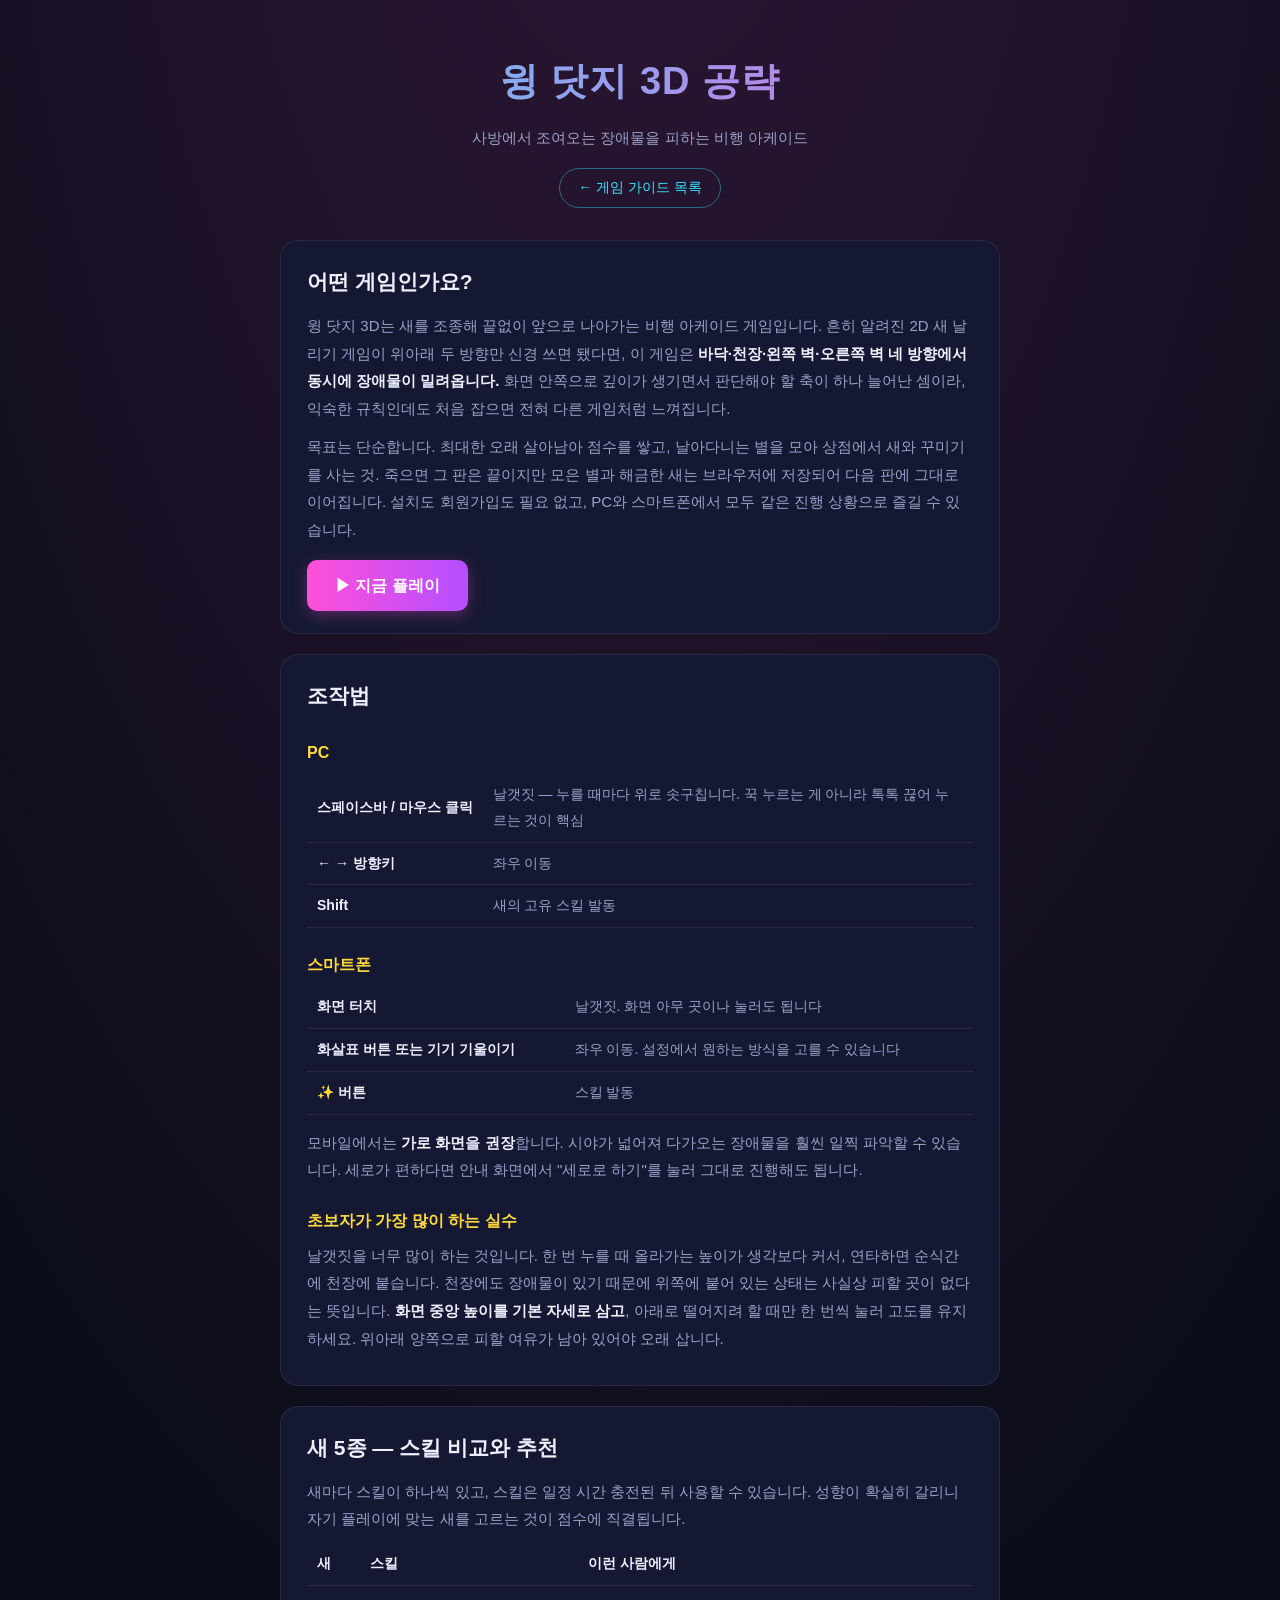
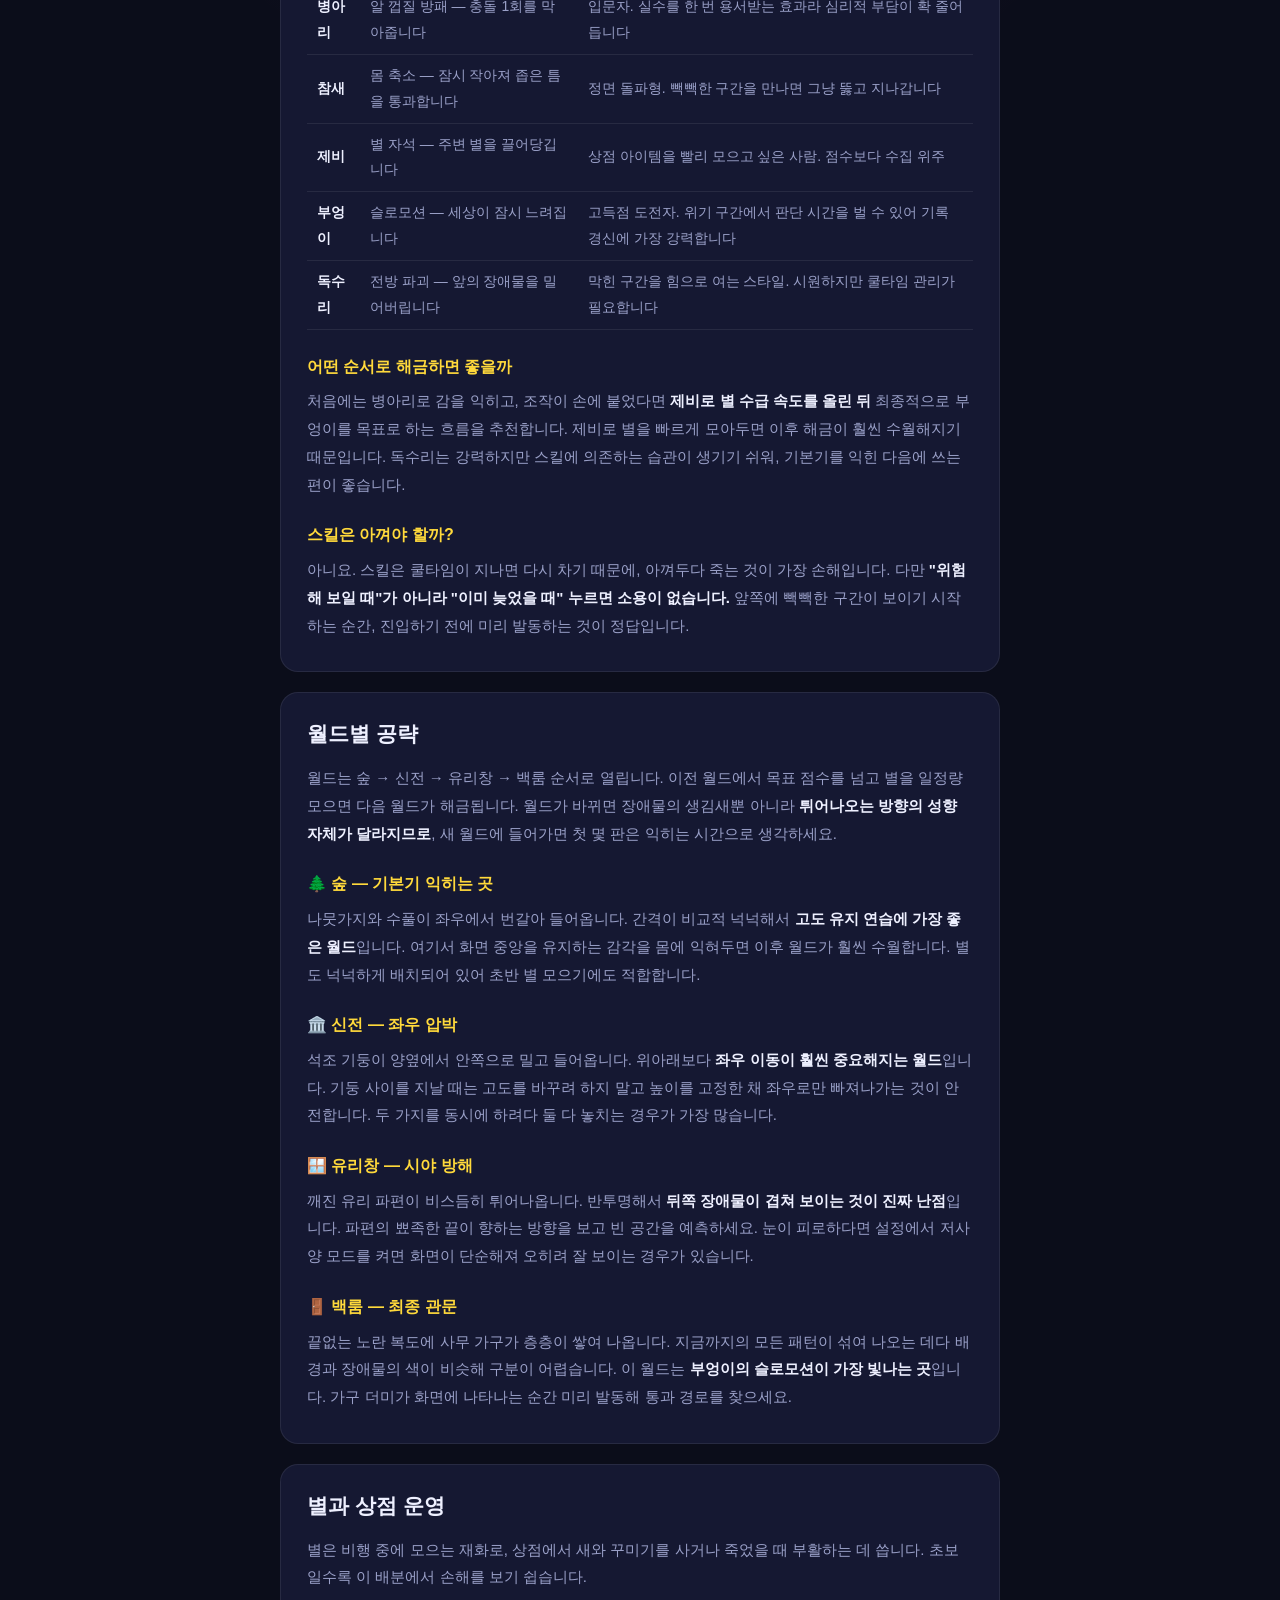
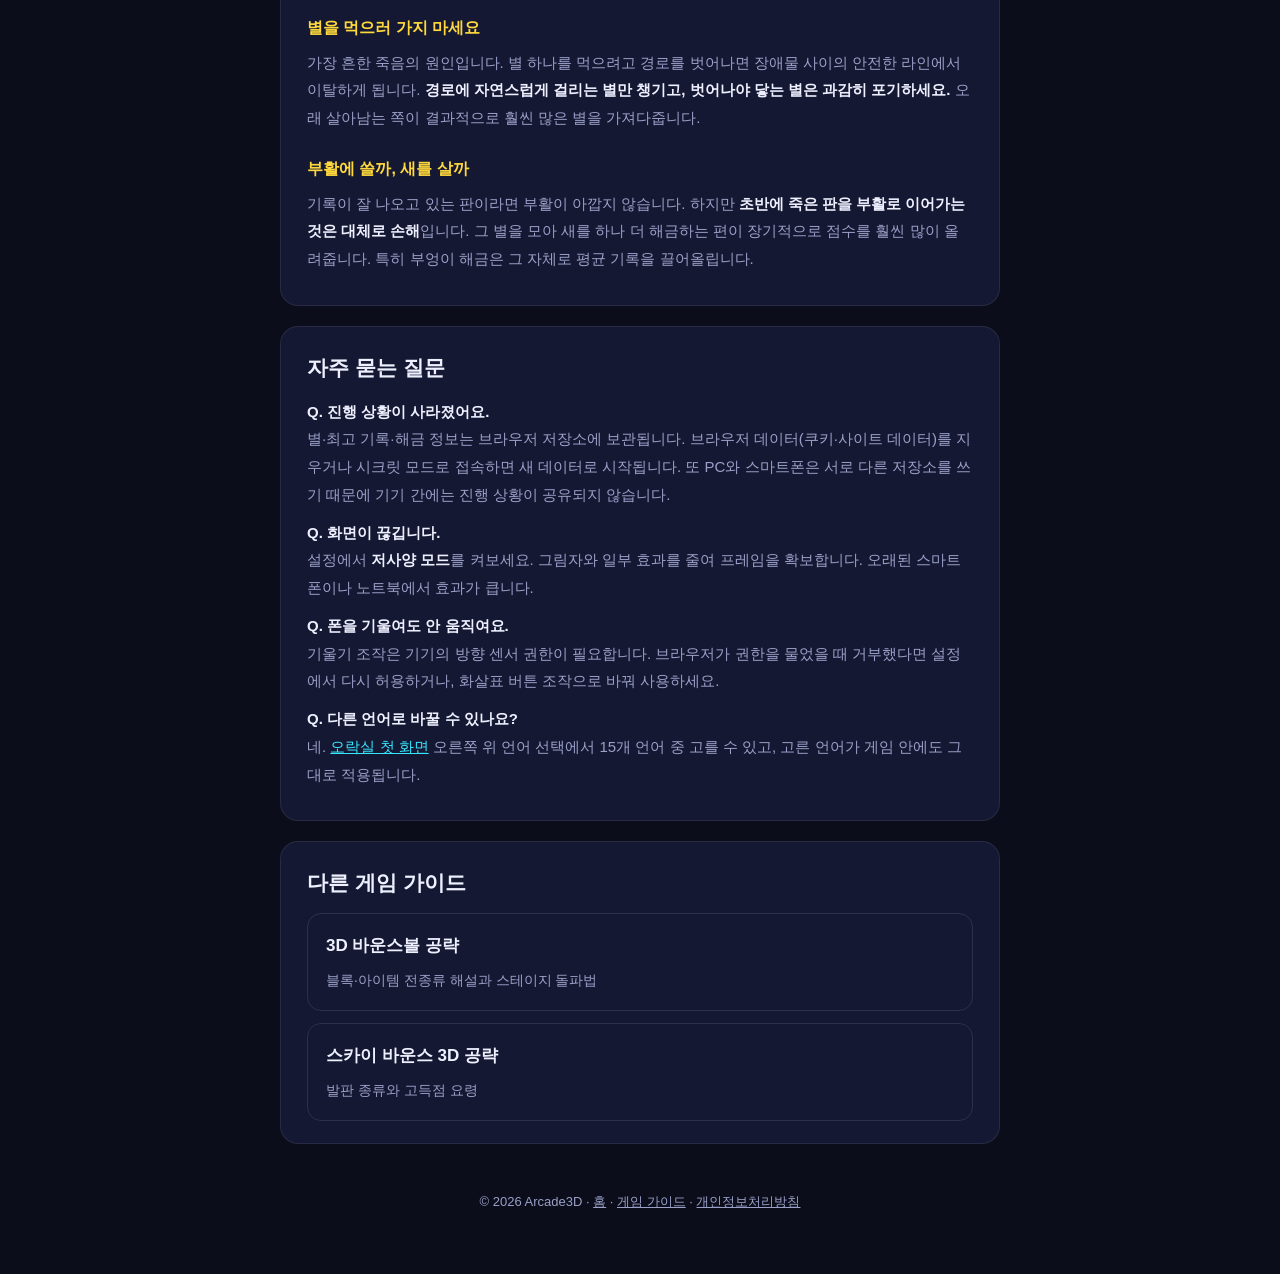
<file: guide-wing-dodge-3d.html>
<!doctype html>
<html lang="ko">
<head>
<meta charset="utf-8">
<meta name="viewport" content="width=device-width, initial-scale=1">
<title>윙 닷지 3D 공략 — 새 5종 스킬과 월드별 돌파법 | 3D 오락실</title>
<meta name="description" content="윙 닷지 3D의 조작법, 새 5종(병아리·참새·제비·부엉이·독수리) 스킬 비교, 숲·신전·유리창·백룸 월드별 공략, 별 모으는 법과 상점 운영 요령까지 정리했습니다.">
<link rel="canonical" href="https://arcade3d.app/guide-wing-dodge-3d.html">
<meta property="og:type" content="article">
<meta property="og:title" content="윙 닷지 3D 공략 — 새 5종 스킬과 월드별 돌파법">
<meta property="og:description" content="조작법부터 새 선택, 월드별 공략, 별 운영까지 한 번에.">
<meta property="og:url" content="https://arcade3d.app/guide-wing-dodge-3d.html">
<meta property="og:image" content="https://arcade3d.app/games/wing-dodge-3d/og-card.png">
<meta name="twitter:card" content="summary_large_image">
<link rel="icon" href="games/wing-dodge-3d/icon-600.png">
<link rel="stylesheet" href="content.css">
<script async src="https://pagead2.googlesyndication.com/pagead/js/adsbygoogle.js?client=ca-pub-6240593008907807"
     crossorigin="anonymous"></script>
<!-- Google tag (gtag.js) -->
<script async src="https://www.googletagmanager.com/gtag/js?id=G-FQD6KVG3C0"></script>
<script>
  window.dataLayer = window.dataLayer || [];
  function gtag(){dataLayer.push(arguments);}
  gtag('js', new Date());
  gtag('config', 'G-FQD6KVG3C0');
</script>
</head>
<body>

<header class="page">
  <h1>윙 닷지 3D 공략</h1>
  <div class="lead">사방에서 조여오는 장애물을 피하는 비행 아케이드</div>
  <div><a class="back" href="guides.html">← 게임 가이드 목록</a></div>
</header>

<main>

<section class="card">
  <h2>어떤 게임인가요?</h2>
  <p>윙 닷지 3D는 새를 조종해 끝없이 앞으로 나아가는 비행 아케이드 게임입니다. 흔히 알려진 2D 새 날리기 게임이 위아래 두 방향만 신경 쓰면 됐다면,
  이 게임은 <strong>바닥·천장·왼쪽 벽·오른쪽 벽 네 방향에서 동시에 장애물이 밀려옵니다.</strong> 화면 안쪽으로 깊이가 생기면서 판단해야 할 축이 하나 늘어난 셈이라,
  익숙한 규칙인데도 처음 잡으면 전혀 다른 게임처럼 느껴집니다.</p>
  <p>목표는 단순합니다. 최대한 오래 살아남아 점수를 쌓고, 날아다니는 별을 모아 상점에서 새와 꾸미기를 사는 것. 죽으면 그 판은 끝이지만
  모은 별과 해금한 새는 브라우저에 저장되어 다음 판에 그대로 이어집니다. 설치도 회원가입도 필요 없고, PC와 스마트폰에서 모두 같은 진행 상황으로 즐길 수 있습니다.</p>
  <a class="play" href="player.html?game=wing-dodge-3d">▶ 지금 플레이</a>
</section>

<section class="card">
  <h2>조작법</h2>
  <h3>PC</h3>
  <table>
    <tr><th>스페이스바 / 마우스 클릭</th><td>날갯짓 — 누를 때마다 위로 솟구칩니다. 꾹 누르는 게 아니라 톡톡 끊어 누르는 것이 핵심</td></tr>
    <tr><th>← → 방향키</th><td>좌우 이동</td></tr>
    <tr><th>Shift</th><td>새의 고유 스킬 발동</td></tr>
  </table>
  <h3>스마트폰</h3>
  <table>
    <tr><th>화면 터치</th><td>날갯짓. 화면 아무 곳이나 눌러도 됩니다</td></tr>
    <tr><th>화살표 버튼 또는 기기 기울이기</th><td>좌우 이동. 설정에서 원하는 방식을 고를 수 있습니다</td></tr>
    <tr><th>✨ 버튼</th><td>스킬 발동</td></tr>
  </table>
  <p>모바일에서는 <strong>가로 화면을 권장</strong>합니다. 시야가 넓어져 다가오는 장애물을 훨씬 일찍 파악할 수 있습니다. 세로가 편하다면 안내 화면에서 "세로로 하기"를 눌러 그대로 진행해도 됩니다.</p>
  <h3>초보자가 가장 많이 하는 실수</h3>
  <p>날갯짓을 너무 많이 하는 것입니다. 한 번 누를 때 올라가는 높이가 생각보다 커서, 연타하면 순식간에 천장에 붙습니다.
  천장에도 장애물이 있기 때문에 위쪽에 붙어 있는 상태는 사실상 피할 곳이 없다는 뜻입니다.
  <strong>화면 중앙 높이를 기본 자세로 삼고</strong>, 아래로 떨어지려 할 때만 한 번씩 눌러 고도를 유지하세요. 위아래 양쪽으로 피할 여유가 남아 있어야 오래 삽니다.</p>
</section>

<section class="card">
  <h2>새 5종 — 스킬 비교와 추천</h2>
  <p>새마다 스킬이 하나씩 있고, 스킬은 일정 시간 충전된 뒤 사용할 수 있습니다. 성향이 확실히 갈리니 자기 플레이에 맞는 새를 고르는 것이 점수에 직결됩니다.</p>
  <table>
    <tr><th>새</th><th>스킬</th><th>이런 사람에게</th></tr>
    <tr><td><strong>병아리</strong></td><td>알 껍질 방패 — 충돌 1회를 막아줍니다</td><td>입문자. 실수를 한 번 용서받는 효과라 심리적 부담이 확 줄어듭니다</td></tr>
    <tr><td><strong>참새</strong></td><td>몸 축소 — 잠시 작아져 좁은 틈을 통과합니다</td><td>정면 돌파형. 빽빽한 구간을 만나면 그냥 뚫고 지나갑니다</td></tr>
    <tr><td><strong>제비</strong></td><td>별 자석 — 주변 별을 끌어당깁니다</td><td>상점 아이템을 빨리 모으고 싶은 사람. 점수보다 수집 위주</td></tr>
    <tr><td><strong>부엉이</strong></td><td>슬로모션 — 세상이 잠시 느려집니다</td><td>고득점 도전자. 위기 구간에서 판단 시간을 벌 수 있어 기록 경신에 가장 강력합니다</td></tr>
    <tr><td><strong>독수리</strong></td><td>전방 파괴 — 앞의 장애물을 밀어버립니다</td><td>막힌 구간을 힘으로 여는 스타일. 시원하지만 쿨타임 관리가 필요합니다</td></tr>
  </table>
  <h3>어떤 순서로 해금하면 좋을까</h3>
  <p>처음에는 병아리로 감을 익히고, 조작이 손에 붙었다면 <strong>제비로 별 수급 속도를 올린 뒤</strong> 최종적으로 부엉이를 목표로 하는 흐름을 추천합니다.
  제비로 별을 빠르게 모아두면 이후 해금이 훨씬 수월해지기 때문입니다. 독수리는 강력하지만 스킬에 의존하는 습관이 생기기 쉬워, 기본기를 익힌 다음에 쓰는 편이 좋습니다.</p>
  <h3>스킬은 아껴야 할까?</h3>
  <p>아니요. 스킬은 쿨타임이 지나면 다시 차기 때문에, 아껴두다 죽는 것이 가장 손해입니다.
  다만 <strong>"위험해 보일 때"가 아니라 "이미 늦었을 때" 누르면 소용이 없습니다.</strong> 앞쪽에 빽빽한 구간이 보이기 시작하는 순간, 진입하기 전에 미리 발동하는 것이 정답입니다.</p>
</section>

<section class="card">
  <h2>월드별 공략</h2>
  <p>월드는 숲 → 신전 → 유리창 → 백룸 순서로 열립니다. 이전 월드에서 목표 점수를 넘고 별을 일정량 모으면 다음 월드가 해금됩니다.
  월드가 바뀌면 장애물의 생김새뿐 아니라 <strong>튀어나오는 방향의 성향 자체가 달라지므로</strong>, 새 월드에 들어가면 첫 몇 판은 익히는 시간으로 생각하세요.</p>
  <h3>🌲 숲 — 기본기 익히는 곳</h3>
  <p>나뭇가지와 수풀이 좌우에서 번갈아 들어옵니다. 간격이 비교적 넉넉해서 <strong>고도 유지 연습에 가장 좋은 월드</strong>입니다.
  여기서 화면 중앙을 유지하는 감각을 몸에 익혀두면 이후 월드가 훨씬 수월합니다. 별도 넉넉하게 배치되어 있어 초반 별 모으기에도 적합합니다.</p>
  <h3>🏛️ 신전 — 좌우 압박</h3>
  <p>석조 기둥이 양옆에서 안쪽으로 밀고 들어옵니다. 위아래보다 <strong>좌우 이동이 훨씬 중요해지는 월드</strong>입니다.
  기둥 사이를 지날 때는 고도를 바꾸려 하지 말고 높이를 고정한 채 좌우로만 빠져나가는 것이 안전합니다. 두 가지를 동시에 하려다 둘 다 놓치는 경우가 가장 많습니다.</p>
  <h3>🪟 유리창 — 시야 방해</h3>
  <p>깨진 유리 파편이 비스듬히 튀어나옵니다. 반투명해서 <strong>뒤쪽 장애물이 겹쳐 보이는 것이 진짜 난점</strong>입니다.
  파편의 뾰족한 끝이 향하는 방향을 보고 빈 공간을 예측하세요. 눈이 피로하다면 설정에서 저사양 모드를 켜면 화면이 단순해져 오히려 잘 보이는 경우가 있습니다.</p>
  <h3>🚪 백룸 — 최종 관문</h3>
  <p>끝없는 노란 복도에 사무 가구가 층층이 쌓여 나옵니다. 지금까지의 모든 패턴이 섞여 나오는 데다 배경과 장애물의 색이 비슷해 구분이 어렵습니다.
  이 월드는 <strong>부엉이의 슬로모션이 가장 빛나는 곳</strong>입니다. 가구 더미가 화면에 나타나는 순간 미리 발동해 통과 경로를 찾으세요.</p>
</section>

<section class="card">
  <h2>별과 상점 운영</h2>
  <p>별은 비행 중에 모으는 재화로, 상점에서 새와 꾸미기를 사거나 죽었을 때 부활하는 데 씁니다. 초보일수록 이 배분에서 손해를 보기 쉽습니다.</p>
  <h3>별을 먹으러 가지 마세요</h3>
  <p>가장 흔한 죽음의 원인입니다. 별 하나를 먹으려고 경로를 벗어나면 장애물 사이의 안전한 라인에서 이탈하게 됩니다.
  <strong>경로에 자연스럽게 걸리는 별만 챙기고, 벗어나야 닿는 별은 과감히 포기하세요.</strong> 오래 살아남는 쪽이 결과적으로 훨씬 많은 별을 가져다줍니다.</p>
  <h3>부활에 쓸까, 새를 살까</h3>
  <p>기록이 잘 나오고 있는 판이라면 부활이 아깝지 않습니다. 하지만 <strong>초반에 죽은 판을 부활로 이어가는 것은 대체로 손해</strong>입니다.
  그 별을 모아 새를 하나 더 해금하는 편이 장기적으로 점수를 훨씬 많이 올려줍니다. 특히 부엉이 해금은 그 자체로 평균 기록을 끌어올립니다.</p>
</section>

<section class="card">
  <h2>자주 묻는 질문</h2>
  <p><strong>Q. 진행 상황이 사라졌어요.</strong><br>
  별·최고 기록·해금 정보는 브라우저 저장소에 보관됩니다. 브라우저 데이터(쿠키·사이트 데이터)를 지우거나 시크릿 모드로 접속하면 새 데이터로 시작됩니다.
  또 PC와 스마트폰은 서로 다른 저장소를 쓰기 때문에 기기 간에는 진행 상황이 공유되지 않습니다.</p>
  <p><strong>Q. 화면이 끊깁니다.</strong><br>
  설정에서 <strong>저사양 모드</strong>를 켜보세요. 그림자와 일부 효과를 줄여 프레임을 확보합니다. 오래된 스마트폰이나 노트북에서 효과가 큽니다.</p>
  <p><strong>Q. 폰을 기울여도 안 움직여요.</strong><br>
  기울기 조작은 기기의 방향 센서 권한이 필요합니다. 브라우저가 권한을 물었을 때 거부했다면 설정에서 다시 허용하거나, 화살표 버튼 조작으로 바꿔 사용하세요.</p>
  <p><strong>Q. 다른 언어로 바꿀 수 있나요?</strong><br>
  네. <a href="index.html">오락실 첫 화면</a> 오른쪽 위 언어 선택에서 15개 언어 중 고를 수 있고, 고른 언어가 게임 안에도 그대로 적용됩니다.</p>
</section>

<section class="card">
  <h2>다른 게임 가이드</h2>
  <div class="tocList">
    <a class="tocItem" href="guide-bounceball3d.html"><b>3D 바운스볼 공략</b><span>블록·아이템 전종류 해설과 스테이지 돌파법</span></a>
    <a class="tocItem" href="guide-skybounce3d.html"><b>스카이 바운스 3D 공략</b><span>발판 종류와 고득점 요령</span></a>
  </div>
</section>

</main>

<footer>© 2026 Arcade3D · <a href="index.html">홈</a> · <a href="guides.html">게임 가이드</a> · <a href="privacy.html">개인정보처리방침</a></footer>

</body>
</html>
</file>
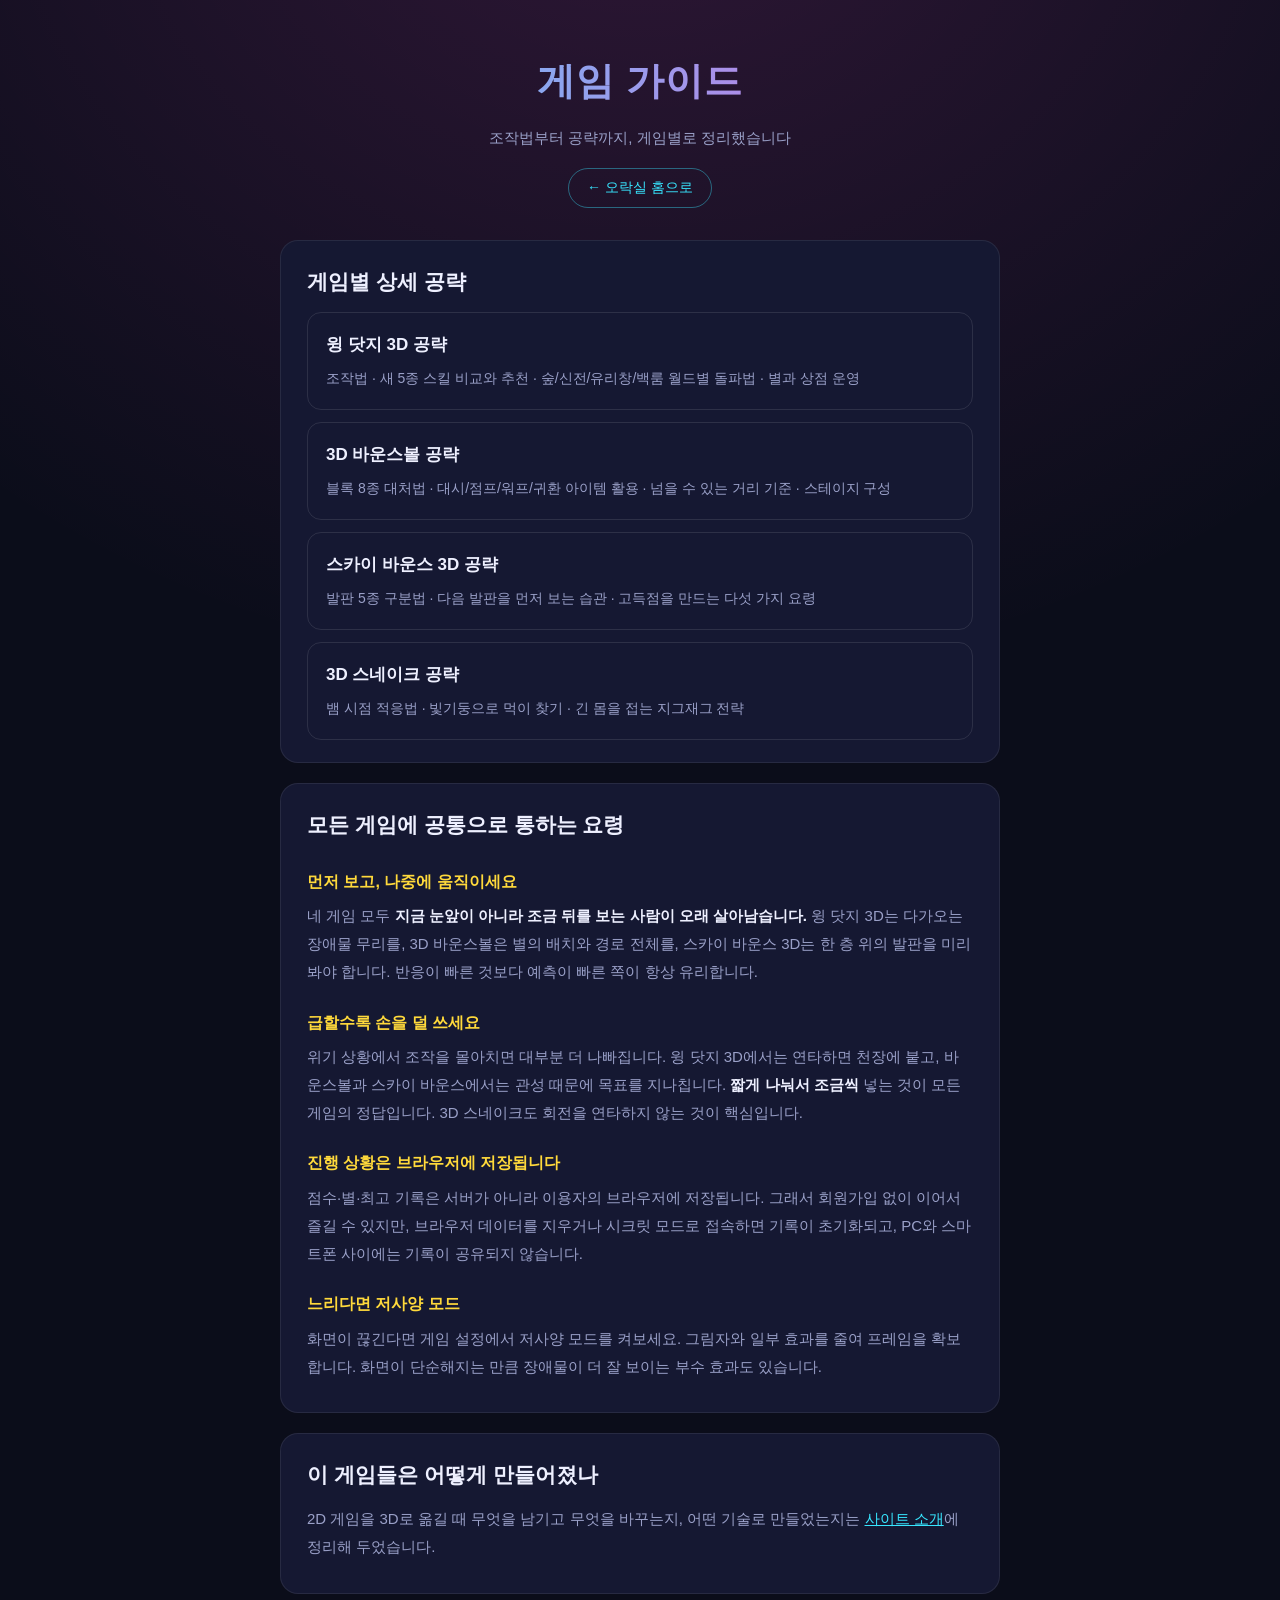
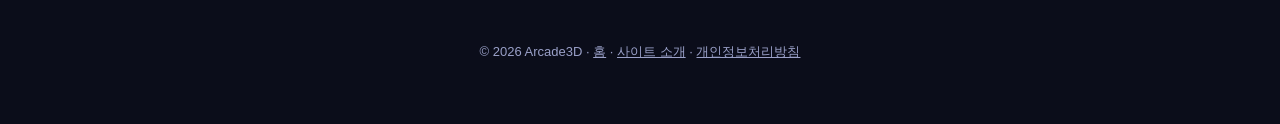
<file: guides.html>
<!doctype html>
<html lang="ko">
<head>
<meta charset="utf-8">
<meta name="viewport" content="width=device-width, initial-scale=1">
<title>게임 가이드 — 조작법과 공략 모음 | 3D 오락실</title>
<meta name="description" content="윙 닷지 3D, 3D 바운스볼, 스카이 바운스 3D, 3D 스네이크의 조작법과 공략을 게임별로 정리했습니다. 처음 하는 분을 위한 공통 요령도 함께 담았습니다.">
<link rel="canonical" href="https://arcade3d.app/guides.html">
<meta property="og:type" content="article">
<meta property="og:title" content="게임 가이드 — 조작법과 공략 모음 | 3D 오락실">
<meta property="og:description" content="게임별 상세 공략과 처음 하는 분을 위한 요령.">
<meta property="og:url" content="https://arcade3d.app/guides.html">
<meta property="og:image" content="https://arcade3d.app/games/wing-dodge-3d/og-card.png">
<meta name="twitter:card" content="summary_large_image">
<link rel="icon" href="games/wing-dodge-3d/icon-600.png">
<link rel="stylesheet" href="content.css">
<script async src="https://pagead2.googlesyndication.com/pagead/js/adsbygoogle.js?client=ca-pub-6240593008907807"
     crossorigin="anonymous"></script>
<!-- Google tag (gtag.js) -->
<script async src="https://www.googletagmanager.com/gtag/js?id=G-FQD6KVG3C0"></script>
<script>
  window.dataLayer = window.dataLayer || [];
  function gtag(){dataLayer.push(arguments);}
  gtag('js', new Date());
  gtag('config', 'G-FQD6KVG3C0');
</script>
</head>
<body>

<header class="page">
  <h1>게임 가이드</h1>
  <div class="lead">조작법부터 공략까지, 게임별로 정리했습니다</div>
  <div><a class="back" href="index.html">← 오락실 홈으로</a></div>
</header>

<main>

<section class="card">
  <h2>게임별 상세 공략</h2>
  <div class="tocList">
    <a class="tocItem" href="guide-wing-dodge-3d.html">
      <b>윙 닷지 3D 공략</b>
      <span>조작법 · 새 5종 스킬 비교와 추천 · 숲/신전/유리창/백룸 월드별 돌파법 · 별과 상점 운영</span>
    </a>
    <a class="tocItem" href="guide-bounceball3d.html">
      <b>3D 바운스볼 공략</b>
      <span>블록 8종 대처법 · 대시/점프/워프/귀환 아이템 활용 · 넘을 수 있는 거리 기준 · 스테이지 구성</span>
    </a>
    <a class="tocItem" href="guide-skybounce3d.html">
      <b>스카이 바운스 3D 공략</b>
      <span>발판 5종 구분법 · 다음 발판을 먼저 보는 습관 · 고득점을 만드는 다섯 가지 요령</span>
    </a>
    <a class="tocItem" href="guide-snake3d.html">
      <b>3D 스네이크 공략</b>
      <span>뱀 시점 적응법 · 빛기둥으로 먹이 찾기 · 긴 몸을 접는 지그재그 전략</span>
    </a>
  </div>
</section>

<section class="card">
  <h2>모든 게임에 공통으로 통하는 요령</h2>
  <h3>먼저 보고, 나중에 움직이세요</h3>
  <p>네 게임 모두 <strong>지금 눈앞이 아니라 조금 뒤를 보는 사람이 오래 살아남습니다.</strong>
  윙 닷지 3D는 다가오는 장애물 무리를, 3D 바운스볼은 별의 배치와 경로 전체를, 스카이 바운스 3D는 한 층 위의 발판을 미리 봐야 합니다.
  반응이 빠른 것보다 예측이 빠른 쪽이 항상 유리합니다.</p>
  <h3>급할수록 손을 덜 쓰세요</h3>
  <p>위기 상황에서 조작을 몰아치면 대부분 더 나빠집니다. 윙 닷지 3D에서는 연타하면 천장에 붙고, 바운스볼과 스카이 바운스에서는 관성 때문에 목표를 지나칩니다.
  <strong>짧게 나눠서 조금씩</strong> 넣는 것이 모든 게임의 정답입니다. 3D 스네이크도 회전을 연타하지 않는 것이 핵심입니다.</p>
  <h3>진행 상황은 브라우저에 저장됩니다</h3>
  <p>점수·별·최고 기록은 서버가 아니라 이용자의 브라우저에 저장됩니다. 그래서 회원가입 없이 이어서 즐길 수 있지만,
  브라우저 데이터를 지우거나 시크릿 모드로 접속하면 기록이 초기화되고, PC와 스마트폰 사이에는 기록이 공유되지 않습니다.</p>
  <h3>느리다면 저사양 모드</h3>
  <p>화면이 끊긴다면 게임 설정에서 저사양 모드를 켜보세요. 그림자와 일부 효과를 줄여 프레임을 확보합니다.
  화면이 단순해지는 만큼 장애물이 더 잘 보이는 부수 효과도 있습니다.</p>
</section>

<section class="card">
  <h2>이 게임들은 어떻게 만들어졌나</h2>
  <p>2D 게임을 3D로 옮길 때 무엇을 남기고 무엇을 바꾸는지, 어떤 기술로 만들었는지는 <a href="about.html">사이트 소개</a>에 정리해 두었습니다.</p>
</section>

</main>

<footer>© 2026 Arcade3D · <a href="index.html">홈</a> · <a href="about.html">사이트 소개</a> · <a href="privacy.html">개인정보처리방침</a></footer>

</body>
</html>
</file>
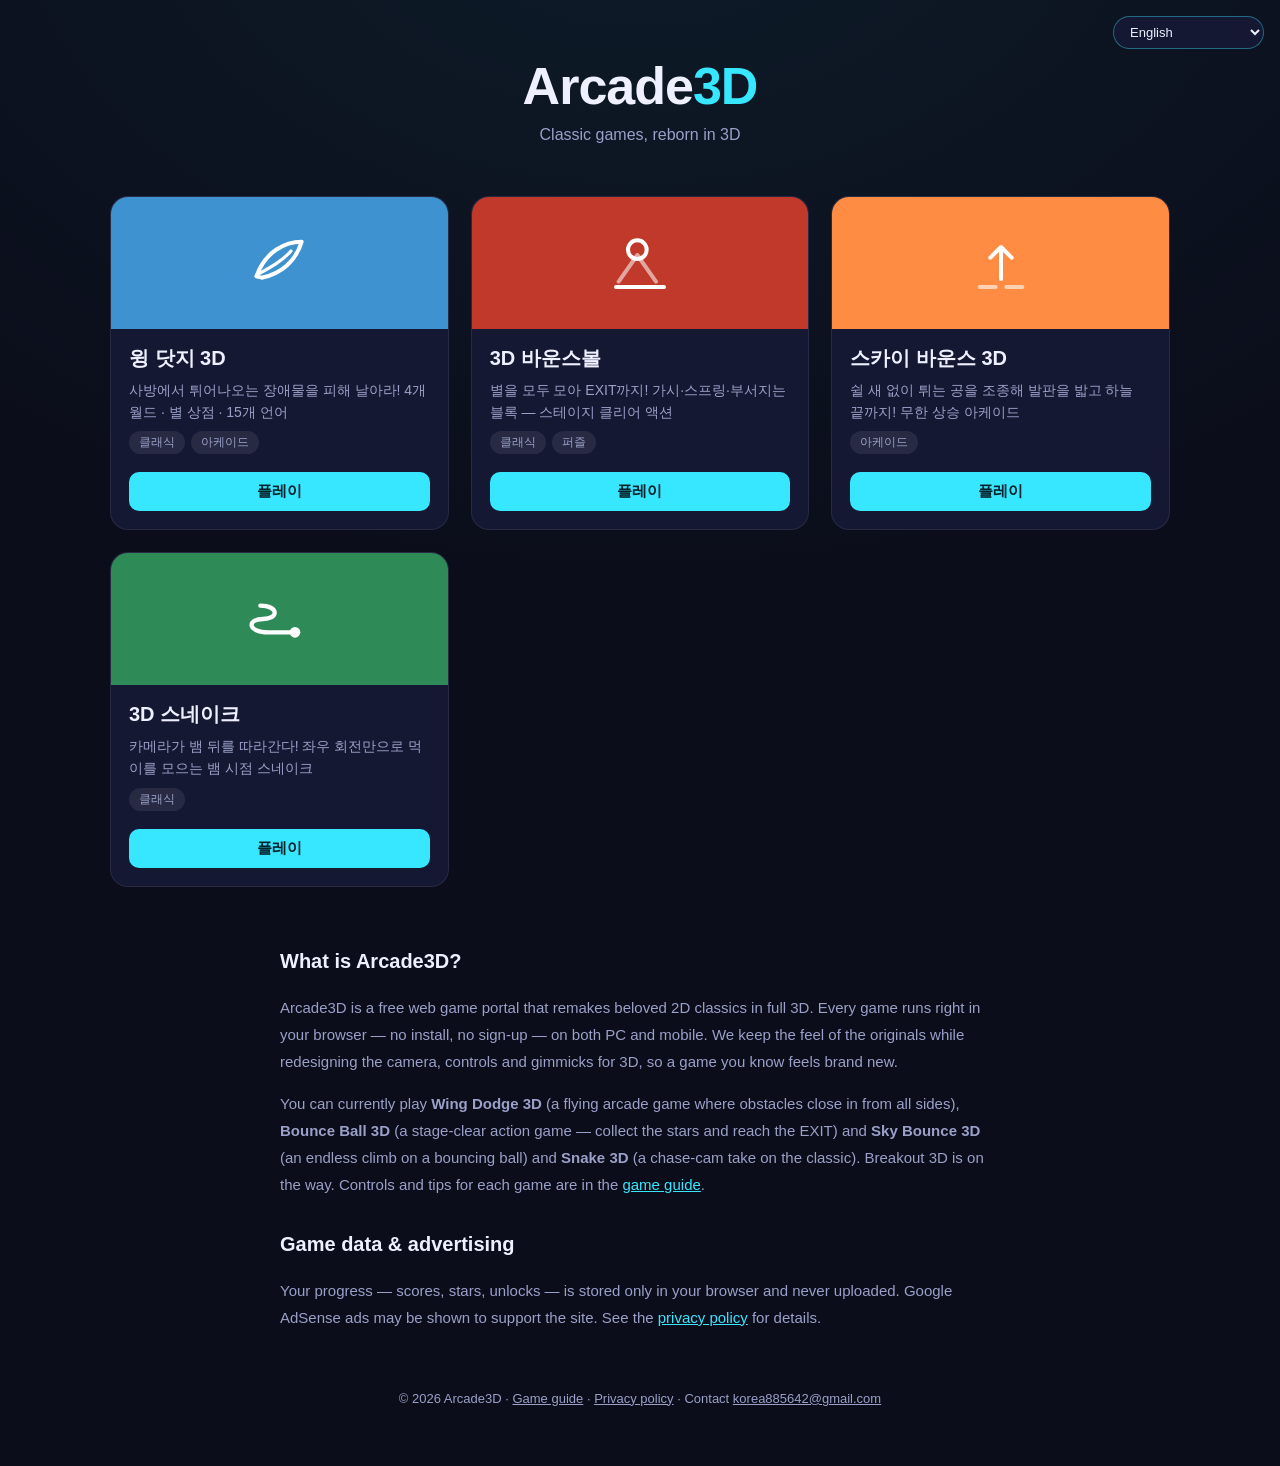
<file: player.html>
<!doctype html>
<html lang="ko">
<head>
<meta charset="utf-8">
<meta name="viewport" content="width=device-width, initial-scale=1">
<title>게임 플레이 | 3D 오락실</title>
<meta name="description" content="3D 오락실의 무료 웹게임을 브라우저에서 바로 플레이합니다. 설치도 회원가입도 필요 없습니다.">
<meta property="og:type" content="website">
<meta property="og:title" content="3D 오락실 — 무료 브라우저 게임">
<meta property="og:description" content="설치 없이 브라우저에서 바로 즐기는 무료 3D 게임.">
<meta property="og:image" content="https://arcade3d.app/games/wing-dodge-3d/og-card.png">
<meta name="twitter:card" content="summary_large_image">
<link rel="icon" href="games/wing-dodge-3d/icon-600.png">
<script async src="https://pagead2.googlesyndication.com/pagead/js/adsbygoogle.js?client=ca-pub-6240593008907807"
     crossorigin="anonymous"></script>
<!-- Google tag (gtag.js) -->
<script async src="https://www.googletagmanager.com/gtag/js?id=G-FQD6KVG3C0"></script>
<script>
  window.dataLayer = window.dataLayer || [];
  function gtag(){dataLayer.push(arguments);}
  gtag('js', new Date());
  gtag('config', 'G-FQD6KVG3C0');
</script>
<style>
  :root { --bar-h: 52px; }
  * { box-sizing: border-box; }
  html, body { margin: 0; height: 100%; overflow: hidden; background: #0b0d1a; }
  #bar {
    height: var(--bar-h);
    display: flex; align-items: center; gap: 14px;
    padding: 0 14px;
    background: #151832;
    border-bottom: 1px solid rgba(255,255,255,.08);
    font-family: 'Segoe UI', 'Malgun Gothic', sans-serif;
  }
  #back {
    display: inline-flex; align-items: center; gap: 6px;
    padding: 7px 16px; border-radius: 10px;
    background: rgba(55,230,255,.12);
    border: 1px solid rgba(55,230,255,.4);
    color: #37e6ff; font-weight: 700; font-size: 14px;
    text-decoration: none;
  }
  #back:hover { background: rgba(55,230,255,.22); }
  #title { color: #eef0ff; font-weight: 800; font-size: 16px; }
  #frame {
    display: block; border: 0;
    width: 100%; height: calc(100% - var(--bar-h));
  }
</style>
</head>
<body>
<div id="bar">
  <a id="back" href="index.html">← 오락실</a>
  <span id="title"></span>
</div>
<iframe id="frame" allow="fullscreen; autoplay"></iframe>

<script src="games.js"></script>
<script>
  const lang = arcadeGetLang();
  const ko = lang === 'ko';
  document.documentElement.lang = lang;
  document.getElementById('back').textContent = ko ? '← 오락실' : '← Arcade';

  const id = new URLSearchParams(location.search).get('game');
  const game = GAMES.find(g => g.id === id);
  if (game && game.path) {
    const title = ko ? game.title : (game.titleEn || game.title);
    document.getElementById('title').textContent = title;
    document.title = title + (ko ? ' — 3D 오락실' : ' — Arcade3D');
    document.getElementById('frame').src = game.path;

    // 플레이 수 집계 — 실서비스 도메인에서만, 탭 세션당 게임별 1회
    try {
      if (location.hostname === 'arcade3d.app' && !sessionStorage.getItem('played-' + id)) {
        sessionStorage.setItem('played-' + id, '1');
        fetch(`${ARCADE_COUNTER}/hit/${ARCADE_COUNTER_NS}/${id}`).catch(() => {});
      }
    } catch (e) { /* 시크릿 모드 등에서 sessionStorage가 막혀도 게임은 정상 실행 */ }
  } else {
    location.replace('index.html');
  }
</script>
</body>
</html>
</file>
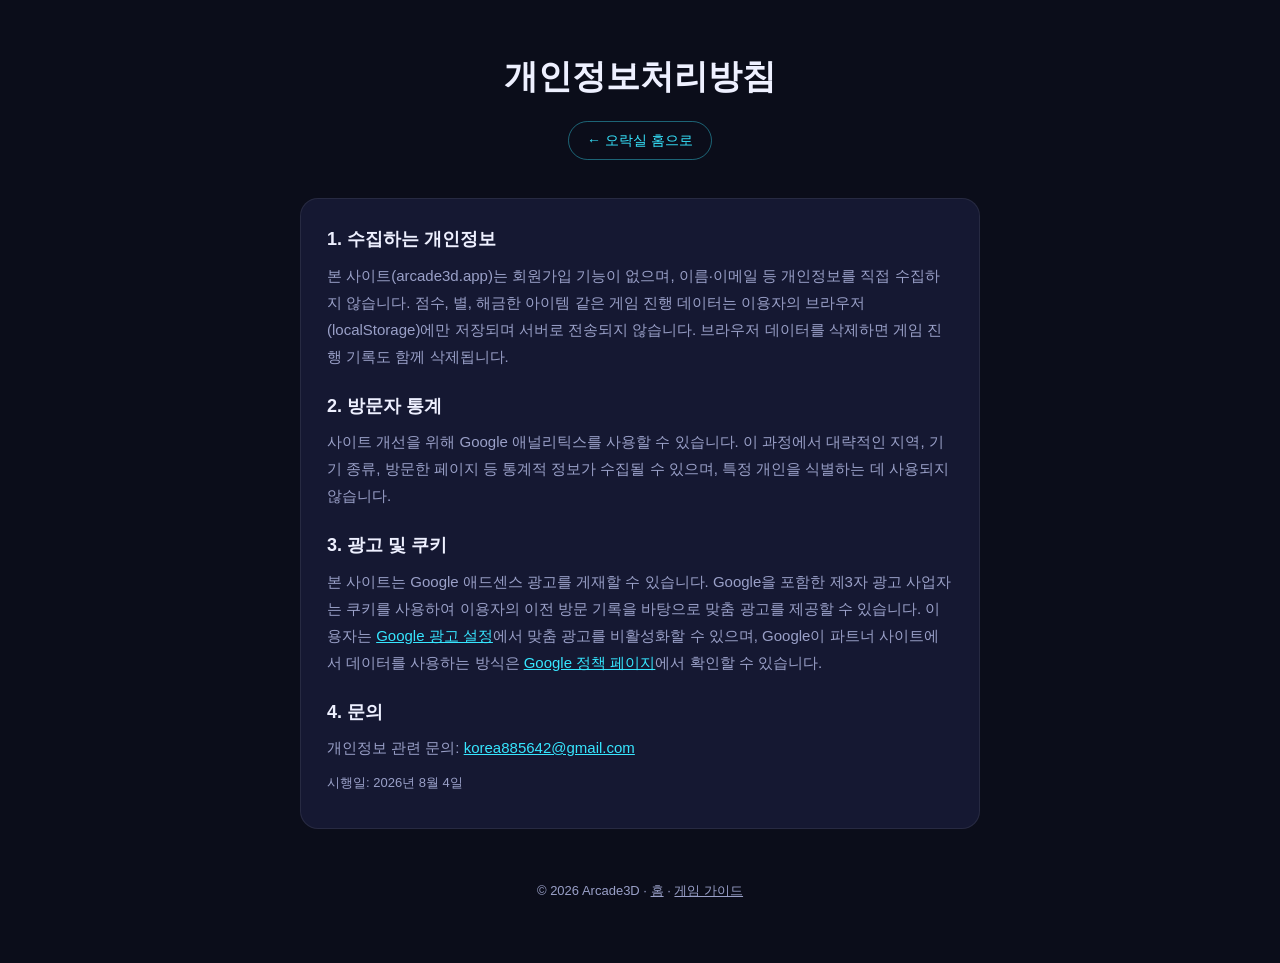
<file: privacy.html>
<!doctype html>
<html lang="ko">
<head>
<meta charset="utf-8">
<meta name="viewport" content="width=device-width, initial-scale=1">
<title>개인정보처리방침 | 3D 오락실</title>
<meta name="description" content="3D 오락실(arcade3d.app)의 개인정보처리방침입니다. 게임 데이터는 브라우저에만 저장되며 서버로 전송되지 않습니다.">
<link rel="canonical" href="https://arcade3d.app/privacy.html">
<script async src="https://pagead2.googlesyndication.com/pagead/js/adsbygoogle.js?client=ca-pub-6240593008907807"
     crossorigin="anonymous"></script>
<!-- Google tag (gtag.js) -->
<script async src="https://www.googletagmanager.com/gtag/js?id=G-FQD6KVG3C0"></script>
<script>
  window.dataLayer = window.dataLayer || [];
  function gtag(){dataLayer.push(arguments);}
  gtag('js', new Date());
  gtag('config', 'G-FQD6KVG3C0');
</script>
<style>
  :root { --bg: #0b0d1a; --card: #151832; --neon-cyan: #37e6ff; --text: #eef0ff; --dim: #9aa0c8; }
  * { box-sizing: border-box; }
  html, body { margin: 0; min-height: 100%; }
  body {
    background: var(--bg); color: var(--text);
    font-family: 'Segoe UI', 'Malgun Gothic', sans-serif;
    padding-bottom: 60px; line-height: 1.8;
  }
  header { text-align: center; padding: 46px 16px 8px; }
  h1 { margin: 0; font-size: clamp(24px, 5vw, 34px); font-weight: 900; }
  .back { display: inline-block; margin-top: 14px; color: var(--neon-cyan); text-decoration: none;
    border: 1px solid rgba(55,230,255,.4); border-radius: 999px; padding: 6px 18px; font-size: 14px; }
  main { max-width: 720px; margin: 30px auto 0; padding: 0 20px; }
  .card {
    background: var(--card); border: 1px solid rgba(255,255,255,.08);
    border-radius: 18px; padding: 24px 26px;
  }
  h2 { font-size: 18px; margin: 20px 0 6px; }
  h2:first-child { margin-top: 0; }
  p { color: var(--dim); font-size: 15px; margin: 0 0 10px; }
  a { color: var(--neon-cyan); }
  footer { text-align: center; margin-top: 50px; color: var(--dim); font-size: 13px; }
  footer a { color: var(--dim); }
</style>
</head>
<body>

<header>
  <h1>개인정보처리방침</h1>
  <div><a class="back" href="index.html">← 오락실 홈으로</a></div>
</header>

<main>
  <div class="card">
    <h2>1. 수집하는 개인정보</h2>
    <p>본 사이트(arcade3d.app)는 회원가입 기능이 없으며, 이름·이메일 등 개인정보를 직접 수집하지 않습니다.
    점수, 별, 해금한 아이템 같은 게임 진행 데이터는 이용자의 브라우저(localStorage)에만 저장되며 서버로 전송되지 않습니다.
    브라우저 데이터를 삭제하면 게임 진행 기록도 함께 삭제됩니다.</p>
    <h2>2. 방문자 통계</h2>
    <p>사이트 개선을 위해 Google 애널리틱스를 사용할 수 있습니다. 이 과정에서 대략적인 지역, 기기 종류,
    방문한 페이지 등 통계적 정보가 수집될 수 있으며, 특정 개인을 식별하는 데 사용되지 않습니다.</p>
    <h2>3. 광고 및 쿠키</h2>
    <p>본 사이트는 Google 애드센스 광고를 게재할 수 있습니다. Google을 포함한 제3자 광고 사업자는 쿠키를 사용하여
    이용자의 이전 방문 기록을 바탕으로 맞춤 광고를 제공할 수 있습니다. 이용자는
    <a href="https://adssettings.google.com" rel="noopener" target="_blank">Google 광고 설정</a>에서 맞춤 광고를 비활성화할 수 있으며,
    Google이 파트너 사이트에서 데이터를 사용하는 방식은
    <a href="https://policies.google.com/technologies/partner-sites" rel="noopener" target="_blank">Google 정책 페이지</a>에서 확인할 수 있습니다.</p>
    <h2>4. 문의</h2>
    <p>개인정보 관련 문의: <a href="mailto:korea885642@gmail.com">korea885642@gmail.com</a></p>
    <p style="font-size:13px">시행일: 2026년 8월 4일</p>
  </div>
</main>

<footer>© 2026 Arcade3D · <a href="index.html">홈</a> · <a href="guides.html">게임 가이드</a></footer>

</body>
</html>
</file>
<file: content.css>
/* 3D 오락실 — 읽는 페이지(가이드·소개) 공용 스타일 */
:root {
  --bg: #0b0d1a; --card: #151832; --neon-pink: #ff4fd8; --neon-cyan: #37e6ff;
  --neon-yellow: #ffd93b; --text: #eef0ff; --dim: #9aa0c8;
}
* { box-sizing: border-box; }
html, body { margin: 0; min-height: 100%; }
body {
  background: var(--bg);
  background-image: radial-gradient(ellipse 80% 50% at 50% -10%, rgba(255,79,216,.15), transparent);
  color: var(--text);
  font-family: 'Segoe UI', 'Malgun Gothic', sans-serif;
  padding-bottom: 60px; line-height: 1.85;
}
header.page { text-align: center; padding: 46px 16px 6px; }
header.page h1 {
  margin: 0; font-size: clamp(24px, 5vw, 38px); font-weight: 900; letter-spacing: 1px;
  background: linear-gradient(90deg, var(--neon-cyan), var(--neon-pink));
  -webkit-background-clip: text; background-clip: text; color: transparent;
}
header.page .lead { color: var(--dim); font-size: 15px; margin-top: 8px; }
.back {
  display: inline-block; margin-top: 16px; color: var(--neon-cyan); text-decoration: none;
  border: 1px solid rgba(55,230,255,.4); border-radius: 999px; padding: 6px 18px; font-size: 14px;
}
.back:hover { background: rgba(55,230,255,.12); }
main { max-width: 760px; margin: 26px auto 0; padding: 0 20px; }
section.card {
  background: var(--card); border: 1px solid rgba(255,255,255,.08);
  border-radius: 18px; padding: 22px 26px; margin-bottom: 20px;
}
h2 { font-size: 21px; margin: 0 0 10px; }
h3 { font-size: 16px; margin: 22px 0 6px; color: var(--neon-yellow); }
p, li { color: var(--dim); font-size: 15px; margin: 0 0 10px; }
ul, ol { padding-left: 20px; margin: 0 0 10px; }
strong { color: var(--text); }
a { color: var(--neon-cyan); }
table { width: 100%; border-collapse: collapse; margin: 6px 0 14px; font-size: 14px; }
th, td { text-align: left; padding: 8px 10px; border-bottom: 1px solid rgba(255,255,255,.08); color: var(--dim); }
th { color: var(--text); font-weight: 700; white-space: nowrap; }
.play {
  display: inline-block; margin-top: 6px; padding: 11px 28px; border-radius: 10px;
  font-weight: 800; text-decoration: none; color: #fff;
  background: linear-gradient(90deg, var(--neon-pink), #b44fff);
  box-shadow: 0 4px 16px rgba(255,79,216,.3);
}
.tocList { display: grid; gap: 12px; }
.tocItem {
  display: block; text-decoration: none; color: inherit;
  border: 1px solid rgba(255,255,255,.1); border-radius: 14px; padding: 16px 18px;
  transition: border-color .15s, transform .15s;
}
.tocItem:hover { border-color: rgba(55,230,255,.5); transform: translateY(-2px); }
.tocItem b { display: block; font-size: 17px; color: var(--text); margin-bottom: 3px; }
.tocItem span { font-size: 14px; color: var(--dim); }
footer { text-align: center; margin-top: 46px; color: var(--dim); font-size: 13px; }
footer a { color: var(--dim); }
</file>
